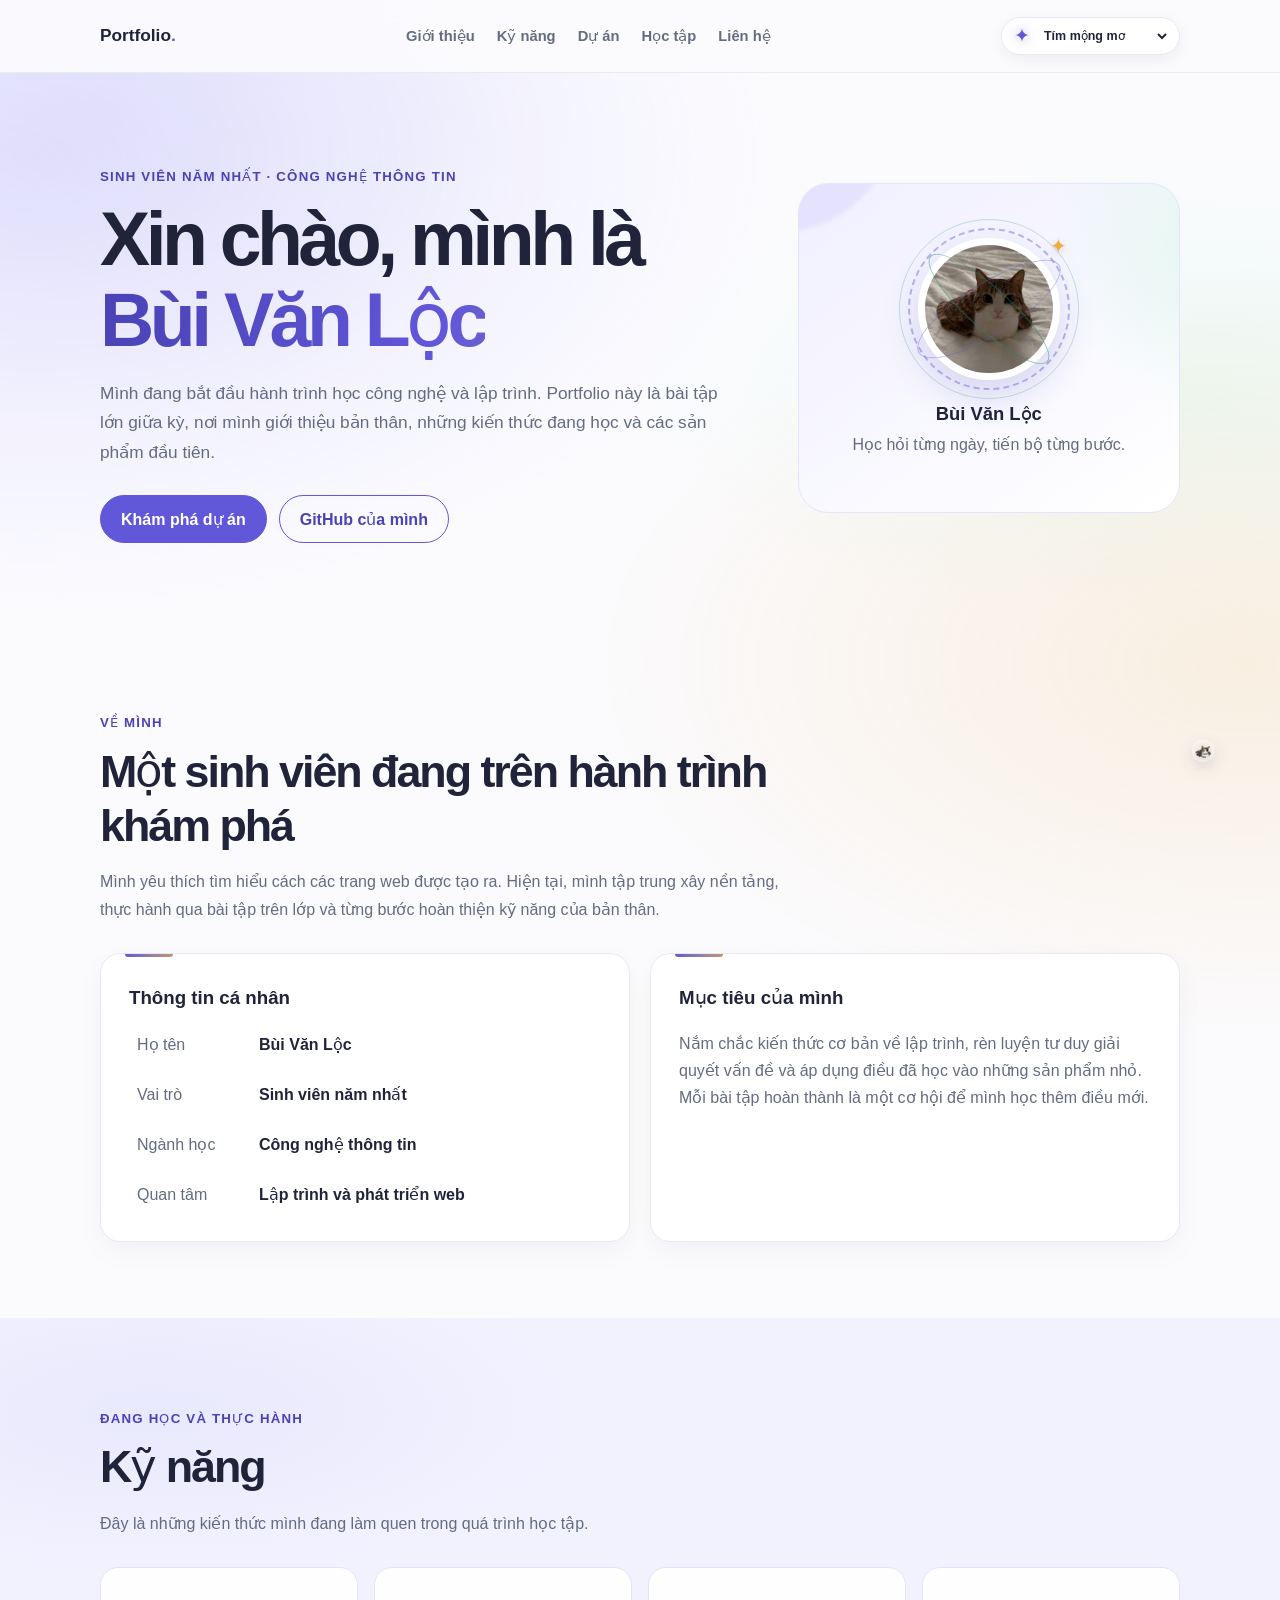
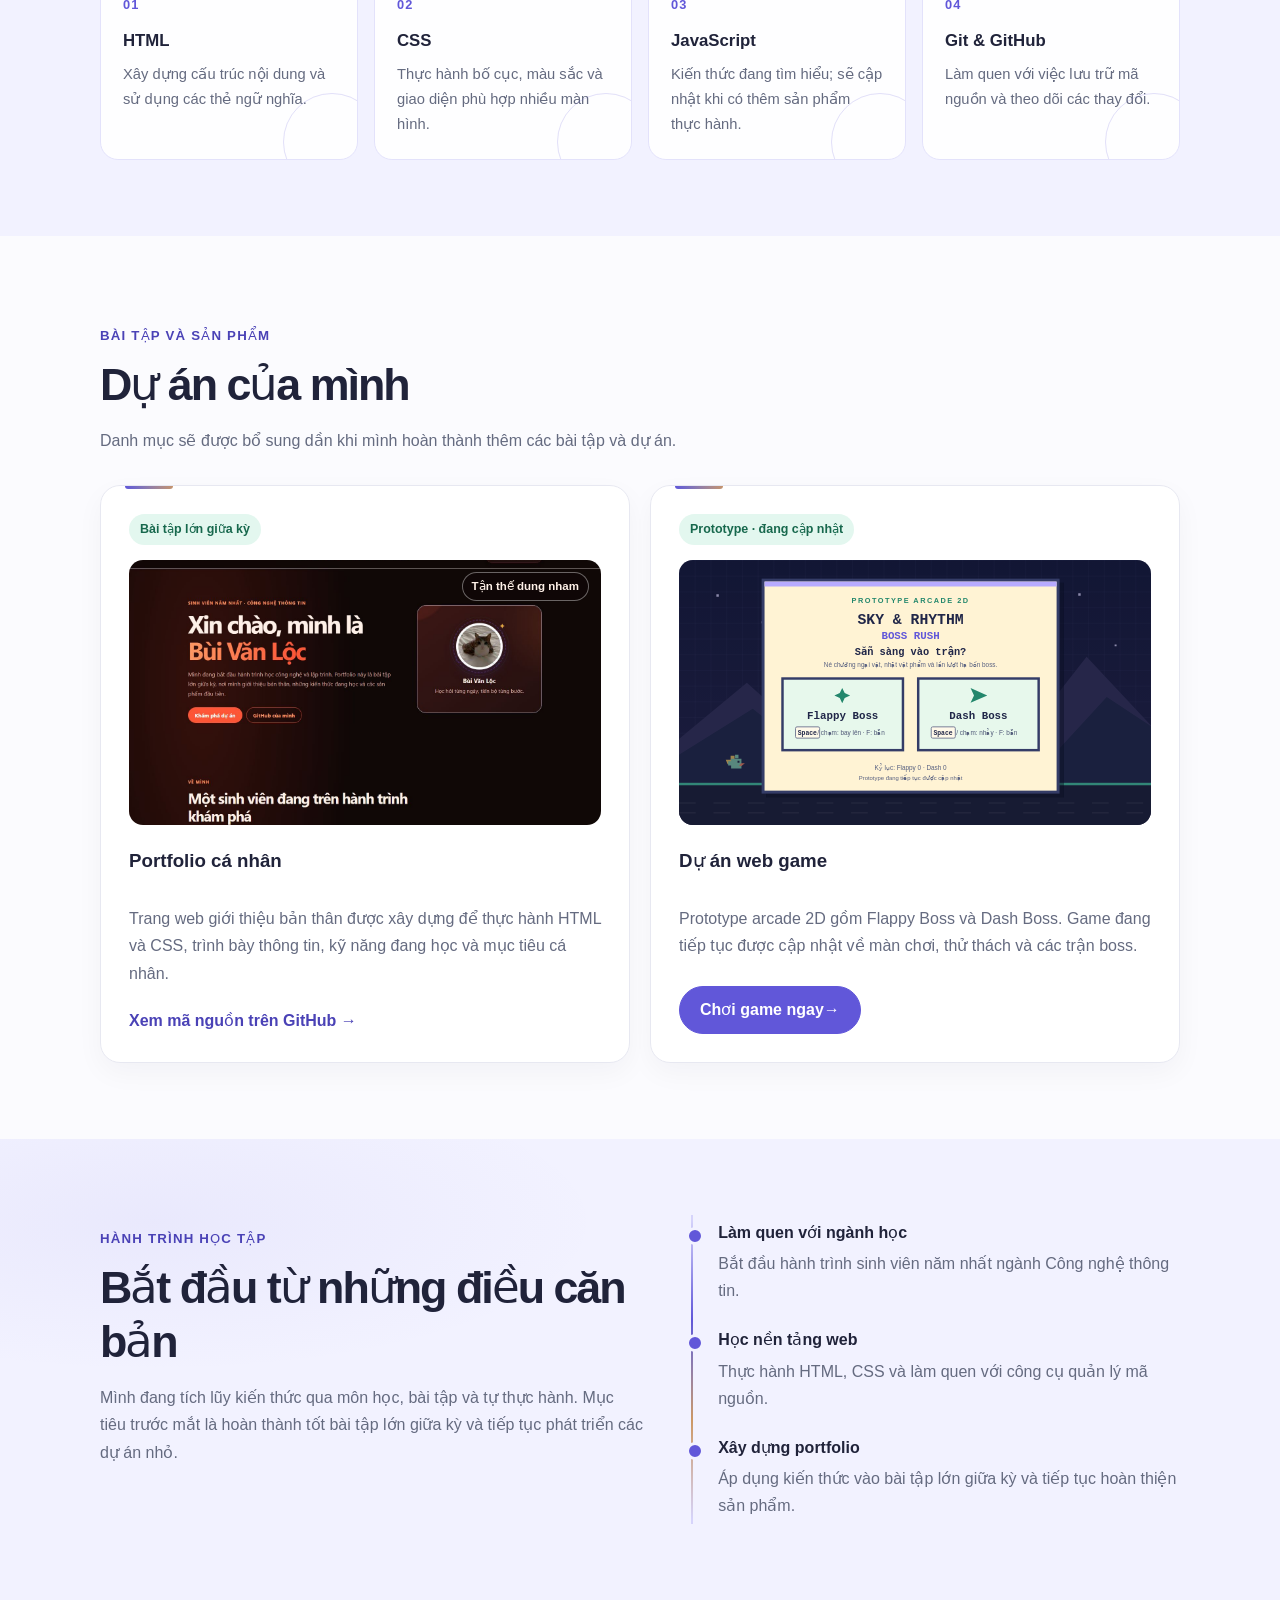
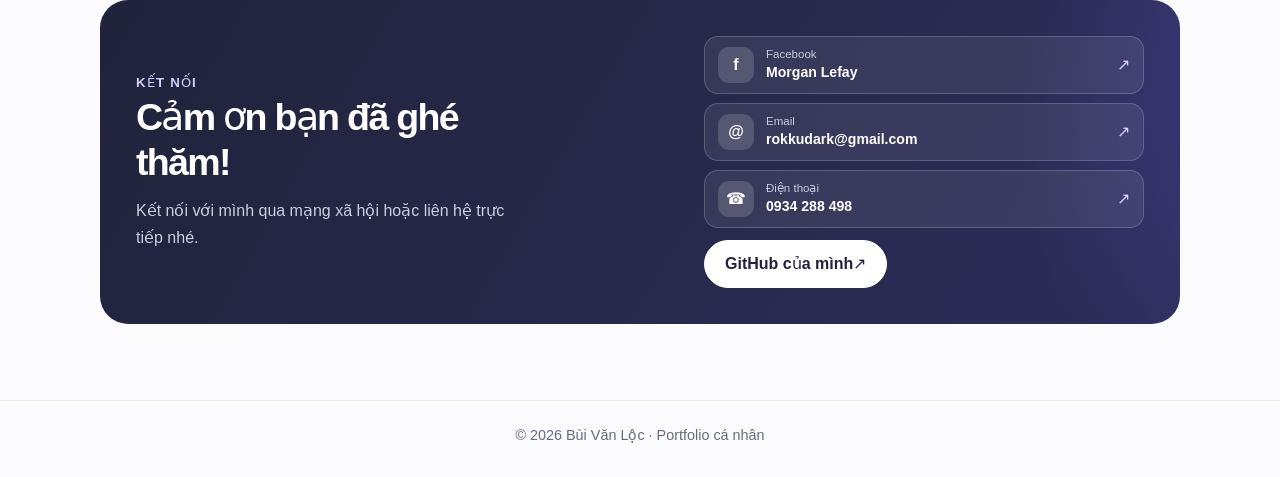
<file: index.html>
<!DOCTYPE html>
<html lang="vi">
<head>
    <meta charset="UTF-8">
    <meta name="viewport" content="width=device-width, initial-scale=1.0">
    <meta name="description" content="Portfolio cá nhân của Bùi Văn Lộc, sinh viên năm nhất ngành Công nghệ thông tin.">
    <title>Portfolio | Bùi Văn Lộc</title>
    <link rel="stylesheet" href="Portfolio.css?v=4">
</head>
<body>
    <header class="site-header">
        <nav class="container nav" aria-label="Điều hướng chính">
            <a class="brand" href="#trang-chu">Portfolio<span>.</span></a>
            <ul class="nav-links">
                <li><a href="#gioi-thieu">Giới thiệu</a></li>
                <li><a href="#ky-nang">Kỹ năng</a></li>
                <li><a href="#du-an">Dự án</a></li>
                <li><a href="#hoc-tap">Học tập</a></li>
                <li><a href="#lien-he">Liên hệ</a></li>
            </ul>
            <label class="theme-control" for="theme-picker">
                <span class="theme-symbol" data-theme-symbol aria-hidden="true">✦</span>
                <span class="sr-only">Màu giao diện</span>
                <select id="theme-picker" aria-label="Chọn màu giao diện">
                    <option value="violet">Tím mộng mơ</option>
                    <option value="ocean">Đại dương</option>
                    <option value="sunset">Hoàng hôn</option>
                    <option value="lava">Tận thế dung nham</option>
                </select>
            </label>
        </nav>
    </header>

    <div class="pixel-hunt" id="pixel-hunt" aria-label="Nhân vật pixel tương tác"></div>
    <canvas class="pixel-burst-layer" id="pixel-burst-layer" aria-hidden="true"></canvas>

    <main>
        <section class="hero container" id="trang-chu" aria-labelledby="hero-title">
            <div class="hero-content">
                <p class="eyebrow">Sinh viên năm nhất · Công nghệ thông tin</p>
                <h1 id="hero-title">Xin chào, mình là <span>Bùi Văn Lộc</span></h1>
                <p class="hero-description">
                    Mình đang bắt đầu hành trình học công nghệ và lập trình. Portfolio này là bài tập lớn giữa kỳ,
                    nơi mình giới thiệu bản thân, những kiến thức đang học và các sản phẩm đầu tiên.
                </p>
                <div class="button-group">
                    <a class="button" href="#du-an">Khám phá dự án</a>
                    <a class="button button-outline" href="https://github.com/Bui-Loc">GitHub của mình</a>
                </div>
            </div>
            <div class="profile-card" aria-label="Giới thiệu ngắn">
                <div class="avatar" tabindex="0" role="img" aria-label="Ảnh đại diện của Bùi Văn Lộc">
                    <span class="avatar-orbit avatar-orbit-back" aria-hidden="true"></span>
                    <img src="img/avatar.jpg" alt="">
                    <span class="avatar-orbit avatar-orbit-front" aria-hidden="true"></span>
                    <span class="avatar-sparkle" aria-hidden="true">✦</span>
                </div>
                <p class="profile-name">Bùi Văn Lộc</p>
                <p class="profile-caption">Học hỏi từng ngày, tiến bộ từng bước.</p>
            </div>
        </section>

        <section class="section container" id="gioi-thieu" aria-labelledby="about-title">
            <div class="section-heading">
                <p class="eyebrow">Về mình</p>
                <h2 id="about-title">Một sinh viên đang trên hành trình khám phá</h2>
                <p>
                    Mình yêu thích tìm hiểu cách các trang web được tạo ra. Hiện tại, mình tập trung xây nền tảng,
                    thực hành qua bài tập trên lớp và từng bước hoàn thiện kỹ năng của bản thân.
                </p>
            </div>
            <div class="info-grid">
                <article class="card">
                    <h3>Thông tin cá nhân</h3>
                    <dl class="facts">
                        <div><dt>Họ tên</dt><dd>Bùi Văn Lộc</dd></div>
                        <div><dt>Vai trò</dt><dd>Sinh viên năm nhất</dd></div>
                        <div><dt>Ngành học</dt><dd>Công nghệ thông tin</dd></div>
                        <div><dt>Quan tâm</dt><dd>Lập trình và phát triển web</dd></div>
                    </dl>
                </article>
                <article class="card">
                    <h3>Mục tiêu của mình</h3>
                    <p>
                        Nắm chắc kiến thức cơ bản về lập trình, rèn luyện tư duy giải quyết vấn đề và áp dụng điều
                        đã học vào những sản phẩm nhỏ. Mỗi bài tập hoàn thành là một cơ hội để mình học thêm điều mới.
                    </p>
                </article>
            </div>
        </section>

        <section class="section section-tinted" id="ky-nang" aria-labelledby="skills-title">
            <div class="container">
                <div class="section-heading">
                    <p class="eyebrow">Đang học và thực hành</p>
                    <h2 id="skills-title">Kỹ năng</h2>
                    <p>Đây là những kiến thức mình đang làm quen trong quá trình học tập.</p>
                </div>
                <div class="skills-grid">
                    <article class="skill-card">
                        <span class="skill-number">01</span>
                        <h3>HTML</h3>
                        <p>Xây dựng cấu trúc nội dung và sử dụng các thẻ ngữ nghĩa.</p>
                    </article>
                    <article class="skill-card">
                        <span class="skill-number">02</span>
                        <h3>CSS</h3>
                        <p>Thực hành bố cục, màu sắc và giao diện phù hợp nhiều màn hình.</p>
                    </article>
                    <article class="skill-card">
                        <span class="skill-number">03</span>
                        <h3>JavaScript</h3>
                        <p>Kiến thức đang tìm hiểu; sẽ cập nhật khi có thêm sản phẩm thực hành.</p>
                    </article>
                    <article class="skill-card">
                        <span class="skill-number">04</span>
                        <h3>Git &amp; GitHub</h3>
                        <p>Làm quen với việc lưu trữ mã nguồn và theo dõi các thay đổi.</p>
                    </article>
                </div>
            </div>
        </section>

        <section class="section container" id="du-an" aria-labelledby="projects-title">
            <div class="section-heading">
                <p class="eyebrow">Bài tập và sản phẩm</p>
                <h2 id="projects-title">Dự án của mình</h2>
                <p>Danh mục sẽ được bổ sung dần khi mình hoàn thành thêm các bài tập và dự án.</p>
            </div>
            <div class="projects-grid">
                <article class="card project-card">
                    <span class="project-status">Bài tập lớn giữa kỳ</span>
                    <div class="portfolio-preview" data-portfolio-preview aria-label="Ảnh chụp portfolio cá nhân với bốn chủ đề màu">
                        <img class="portfolio-preview-image is-active" src="img/portfolio-preview.jpg" data-theme-name="Tận thế dung nham" alt="Ảnh chụp portfolio cá nhân với chủ đề tận thế dung nham">
                        <img class="portfolio-preview-image" src="img/portfolio-preview-violet.jpg" data-theme-name="Tím mộng mơ" alt="Ảnh chụp portfolio cá nhân với chủ đề tím mộng mơ" aria-hidden="true">
                        <img class="portfolio-preview-image" src="img/portfolio-preview-ocean.jpg" data-theme-name="Đại dương" alt="Ảnh chụp portfolio cá nhân với chủ đề đại dương" aria-hidden="true">
                        <img class="portfolio-preview-image" src="img/portfolio-preview-sunset.jpg" data-theme-name="Hoàng hôn" alt="Ảnh chụp portfolio cá nhân với chủ đề hoàng hôn" aria-hidden="true">
                        <span class="portfolio-preview-theme" data-preview-theme aria-hidden="true">Tận thế dung nham</span>
                    </div>
                    <h3>Portfolio cá nhân</h3>
                    <p>
                        Trang web giới thiệu bản thân được xây dựng để thực hành HTML và CSS, trình bày thông tin,
                        kỹ năng đang học và mục tiêu cá nhân.
                    </p>
                    <a class="text-link" href="https://github.com/Bui-Loc/BaiTapLon">Xem mã nguồn trên GitHub &rarr;</a>
                </article>
                <article class="card project-card">
                    <span class="project-status">Prototype · đang cập nhật</span>
                    <img class="project-image" src="img/game-start-screen.svg" alt="Giao diện bắt đầu của SKY &amp; RHYTHM: BOSS RUSH với hai lựa chọn Flappy Boss và Dash Boss">
                    <h3>Dự án web game</h3>
                    <p>
                        Prototype arcade 2D gồm Flappy Boss và Dash Boss. Game đang tiếp tục được cập nhật về
                        màn chơi, thử thách và các trận boss.
                    </p>
                    <a class="button project-play-link" href="./du%20an%20game/game.html" aria-label="Mở trò chơi Sky &amp; Rhythm: Boss Rush">
                        Chơi game ngay <span aria-hidden="true">&rarr;</span>
                    </a>
                </article>
            </div>
        </section>

        <section class="section section-tinted" id="hoc-tap" aria-labelledby="learning-title">
            <div class="container learning-layout">
                <div class="section-heading">
                    <p class="eyebrow">Hành trình học tập</p>
                    <h2 id="learning-title">Bắt đầu từ những điều căn bản</h2>
                    <p>
                        Mình đang tích lũy kiến thức qua môn học, bài tập và tự thực hành. Mục tiêu trước mắt là
                        hoàn thành tốt bài tập lớn giữa kỳ và tiếp tục phát triển các dự án nhỏ.
                    </p>
                </div>
                <ol class="timeline">
                    <li>
                        <strong>Làm quen với ngành học</strong>
                        <span>Bắt đầu hành trình sinh viên năm nhất ngành Công nghệ thông tin.</span>
                    </li>
                    <li>
                        <strong>Học nền tảng web</strong>
                        <span>Thực hành HTML, CSS và làm quen với công cụ quản lý mã nguồn.</span>
                    </li>
                    <li>
                        <strong>Xây dựng portfolio</strong>
                        <span>Áp dụng kiến thức vào bài tập lớn giữa kỳ và tiếp tục hoàn thiện sản phẩm.</span>
                    </li>
                </ol>
            </div>
        </section>

        <section class="section container contact-section" id="lien-he" aria-labelledby="contact-title">
            <div class="contact-card">
                <div>
                    <p class="eyebrow">Kết nối</p>
                    <h2 id="contact-title">Cảm ơn bạn đã ghé thăm!</h2>
                    <p>Kết nối với mình qua mạng xã hội hoặc liên hệ trực tiếp nhé.</p>
                </div>
                <div class="contact-links" aria-label="Thông tin liên hệ">
                    <a class="contact-link" href="https://www.facebook.com/morganlef4y" target="_blank" rel="noopener noreferrer">
                        <span class="contact-icon" aria-hidden="true">f</span>
                        <span><small>Facebook</small><strong>Morgan Lefay</strong></span>
                        <span class="contact-arrow" aria-hidden="true">↗</span>
                    </a>
                    <a class="contact-link" href="mailto:rokkudark@gmail.com">
                        <span class="contact-icon" aria-hidden="true">@</span>
                        <span><small>Email</small><strong>rokkudark@gmail.com</strong></span>
                        <span class="contact-arrow" aria-hidden="true">↗</span>
                    </a>
                    <a class="contact-link" href="tel:+84934288498">
                        <span class="contact-icon" aria-hidden="true">☎</span>
                        <span><small>Điện thoại</small><strong>0934 288 498</strong></span>
                        <span class="contact-arrow" aria-hidden="true">↗</span>
                    </a>
                    <a class="button button-light contact-github" href="https://github.com/Bui-Loc" target="_blank" rel="noopener noreferrer">
                        GitHub của mình <span aria-hidden="true">↗</span>
                    </a>
                </div>
            </div>
        </section>
    </main>

    <footer class="site-footer">
        <div class="container">
            <p>&copy; 2026 Bùi Văn Lộc · Portfolio cá nhân</p>
        </div>
    </footer>
    <script>
        (() => {
            const themePicker = document.querySelector("#theme-picker");
            const themeLabel = document.querySelector(".theme-control");
            const themeStorageKey = "portfolio-color-theme";
            try {
                const savedTheme = localStorage.getItem(themeStorageKey);
                const migratedTheme = savedTheme === "mint" ? "lava" : savedTheme;
                if (migratedTheme && [...themePicker.options].some((option) => option.value === migratedTheme)) {
                    themePicker.value = migratedTheme;
                }
            } catch {
                themeLabel.title = "Không thể lưu màu giao diện; lựa chọn vẫn hoạt động trong phiên này.";
            }
            document.documentElement.dataset.theme = themePicker.value;
            const themeSymbol = document.querySelector("[data-theme-symbol]");
            const themeSymbols = {
                violet: "✦",
                ocean: "≋",
                sunset: "☀",
                lava: "♨"
            };
            const updateThemeSymbol = () => {
                themeLabel.dataset.theme = themePicker.value;
                themeSymbol.textContent = themeSymbols[themePicker.value];
                themeSymbol.classList.remove("is-changing");
                void themeSymbol.offsetWidth;
                themeSymbol.classList.add("is-changing");
            };
            updateThemeSymbol();
            themePicker.addEventListener("change", () => {
                document.documentElement.dataset.theme = themePicker.value;
                updateThemeSymbol();
                try {
                    localStorage.setItem(themeStorageKey, themePicker.value);
                } catch {
                    themeLabel.title = "Không thể lưu màu giao diện; lựa chọn vẫn hoạt động trong phiên này.";
                }
            });

            const revealItems = document.querySelectorAll(
                ".hero-content, .profile-card, .section-heading, .card, .skill-card, " +
                ".timeline, .timeline li, .contact-card, .facts div, .site-footer .container"
            );
            if ("IntersectionObserver" in window) {
                const revealObserver = new IntersectionObserver((entries, observer) => {
                    entries.forEach((entry) => {
                        if (!entry.isIntersecting) return;
                        entry.target.classList.add("is-visible");
                        observer.unobserve(entry.target);
                    });
                }, { threshold: 0.12 });
                revealItems.forEach((item, index) => {
                    item.classList.add("scroll-reveal");
                    item.style.setProperty("--reveal-delay", `${(index % 4) * 75}ms`);
                    revealObserver.observe(item);
                });
            }

            const sprites = [
                ["player.png", "Người chơi"],
                ["player-evolution.png", "Người chơi tiến hóa"],
                ["boss1.png", "Boss bóng đêm"],
                ["boss2.png", "Boss hỏa"],
                ["boss3.png", "Boss hổ"],
                ["boss4.png", "Boss báo tuyết"]
            ];
            const layer = document.querySelector("#pixel-hunt");
            const burstCanvas = document.querySelector("#pixel-burst-layer");
            const burstContext = burstCanvas.getContext("2d");
            const reducedMotion = window.matchMedia("(prefers-reduced-motion: reduce)");
            const portfolioPreview = document.querySelector("[data-portfolio-preview]");
            if (portfolioPreview) {
                const previewImages = [...portfolioPreview.querySelectorAll(".portfolio-preview-image")];
                const previewTheme = portfolioPreview.querySelector("[data-preview-theme]");
                let activePreviewIndex = Math.max(
                    0,
                    previewImages.findIndex((image) => image.classList.contains("is-active"))
                );
                const schedulePreview = () => {
                    window.setTimeout(() => {
                        if (!document.hidden && !reducedMotion.matches && previewImages.length > 1) {
                            let nextIndex = activePreviewIndex;
                            while (nextIndex === activePreviewIndex) {
                                nextIndex = Math.floor(Math.random() * previewImages.length);
                            }
                            previewImages[activePreviewIndex].classList.remove("is-active");
                            previewImages[activePreviewIndex].setAttribute("aria-hidden", "true");
                            activePreviewIndex = nextIndex;
                            previewImages[activePreviewIndex].classList.add("is-active");
                            previewImages[activePreviewIndex].removeAttribute("aria-hidden");
                            previewTheme.textContent = previewImages[activePreviewIndex].dataset.themeName;
                        }
                        schedulePreview();
                    }, 4500 + Math.random() * 3000);
                };
                schedulePreview();
            }
            const characters = [];
            const particles = [];
            const combatShots = [];
            const clawMarks = [];
            const combatEffects = [];
            const evadeRadius = 210;
            const evadeAcceleration = 1800;
            const escapeSpeed = 360;
            const duelApproachAcceleration = 220;
            const duelAvoidanceRadius = 180;
            const combatSkills = [
                { name: "Tia pixel", color: "#ffe27a", type: "bolt", cooldown: 1.15, speed: 330, damage: 1 },
                { name: "Tam tiễn tiến hóa", color: "#8df5dc", type: "spread", cooldown: 1.55, speed: 275, damage: 1 },
                { name: "Ảnh trảo", color: "#b8a4ff", type: "claw", cooldown: 1.35, speed: 0, damage: 1 },
                { name: "Cầu lửa", color: "#ff7856", type: "fireball", cooldown: 1.25, speed: 225, damage: 1 },
                { name: "Hổ trảo pixel", color: "#ffcf74", type: "tiger", cooldown: 1.4, speed: 300, damage: 1 },
                { name: "Bão dung nham", color: "#ff4a38", type: "lava", cooldown: 1.8, speed: 230, damage: 1 }
            ];
            let nextSpawn = 0.65;
            let nextSpriteIndex = 0;
            let previousFrame = 0;
            let activeDuel = null;
            let width = document.documentElement.clientWidth;
            let height = window.innerHeight;
            let pixelRatio = 1;
            const pointer = { x: -1000, y: -1000, active: false };

            window.addEventListener("pointermove", (event) => {
                if (event.pointerType === "touch") return;
                pointer.x = event.clientX;
                pointer.y = event.clientY;
                pointer.active = true;
            });
            window.addEventListener("pointerleave", () => {
                pointer.active = false;
            });

            function resizeBurstCanvas() {
                width = document.documentElement.clientWidth;
                height = window.innerHeight;
                pixelRatio = Math.min(window.devicePixelRatio || 1, 2);
                burstCanvas.width = Math.round(width * pixelRatio);
                burstCanvas.height = Math.round(height * pixelRatio);
                burstCanvas.style.width = `${width}px`;
                burstCanvas.style.height = `${height}px`;
                burstContext.setTransform(pixelRatio, 0, 0, pixelRatio, 0, 0);
            }

            function spawnCharacter(spriteIndex = nextSpriteIndex) {
                if (characters.length >= sprites.length || spriteIndex >= sprites.length) return;
                const [file, name] = sprites[spriteIndex];
                const size = 20 + Math.random() * 5;
                const button = document.createElement("button");
                button.className = "pixel-character";
                button.type = "button";
                button.setAttribute("aria-label", `Chạm để tiêu diệt ${name}`);
                button.title = `Chạm để tiêu diệt ${name}`;
                const image = document.createElement("img");
                image.src = `img/game-characters/${file}`;
                image.alt = "";
                image.draggable = false;
                button.append(image);
                const skillLabel = document.createElement("span");
                skillLabel.className = "pixel-skill-label";
                skillLabel.setAttribute("aria-hidden", "true");
                button.append(skillLabel);

                const safeTop = (document.querySelector(".site-header")?.getBoundingClientRect().bottom || 72) + 12;
                const safeBottom = Math.max(safeTop, height - 28);
                const edge = Math.floor(Math.random() * 4);
                let x = Math.random() * Math.max(0, width - size);
                let y = safeTop + Math.random() * Math.max(0, safeBottom - safeTop - size);
                let vx = (Math.random() < 0.5 ? -1 : 1) * (30 + Math.random() * 35);
                let vy = (Math.random() < 0.5 ? -1 : 1) * (28 + Math.random() * 38);
                if (edge === 0) {
                    x = -size;
                    vx = 110 + Math.random() * 60;
                } else if (edge === 1) {
                    x = width;
                    vx = -(110 + Math.random() * 60);
                } else if (edge === 2) {
                    y = height;
                    vy = -(110 + Math.random() * 60);
                } else {
                    y = safeTop - size;
                    vy = 110 + Math.random() * 60;
                }
                const character = {
                    button,
                    x,
                    y,
                    size,
                    spriteIndex,
                    skillLabel,
                    vx,
                    vy,
                    health: 12,
                    maxHealth: 12,
                    attackCooldown: 1 + Math.random() * 1.2,
                    contactCooldown: 0.2 + Math.random() * 0.5,
                    hitFlash: 0,
                    spawnFromEdge: true,
                    phase: Math.random() * Math.PI * 2,
                    dragging: false,
                    dragOffsetX: 0,
                    dragOffsetY: 0,
                    dragStartX: 0,
                    dragStartY: 0,
                    movedDuringDrag: false
                };
                button.style.width = `${size}px`;
                button.style.height = `${size}px`;
                button.style.transform = `translate(${x}px, ${y}px)`;
                button.addEventListener("pointerdown", (event) => {
                    if (event.button !== 0) return;
                    character.dragging = true;
                    character.movedDuringDrag = false;
                    character.dragStartX = event.clientX;
                    character.dragStartY = event.clientY;
                    character.dragOffsetX = event.clientX - character.x;
                    character.dragOffsetY = event.clientY - character.y;
                    button.setPointerCapture(event.pointerId);
                    button.classList.add("is-dragging");
                    event.preventDefault();
                });
                button.addEventListener("pointermove", (event) => {
                    if (!character.dragging) return;
                    if (Math.hypot(
                        event.clientX - character.dragStartX,
                        event.clientY - character.dragStartY
                    ) > 6) {
                        character.movedDuringDrag = true;
                    }
                    character.x = Math.max(8, Math.min(
                        width - character.size - 8,
                        event.clientX - character.dragOffsetX
                    ));
                    const headerBottom = document.querySelector(".site-header")?.getBoundingClientRect().bottom || 72;
                    character.y = Math.max(headerBottom + 8, Math.min(
                        height - character.size - 28,
                        event.clientY - character.dragOffsetY
                    ));
                    character.button.style.transform = `translate(${character.x}px, ${character.y}px)`;
                });
                const finishDrag = () => {
                    character.dragging = false;
                    button.classList.remove("is-dragging");
                };
                button.addEventListener("pointerup", finishDrag);
                button.addEventListener("pointercancel", finishDrag);
                button.addEventListener("click", () => {
                    if (character.movedDuringDrag) {
                        character.movedDuringDrag = false;
                        return;
                    }
                    burst(character.x + size / 2, character.y + size / 2);
                    removeCharacter(character, true);
                    layer.setAttribute("aria-label", "Nhân vật pixel bị tiêu diệt bằng hiệu ứng nổ pixel!");
                    window.setTimeout(() => layer.setAttribute("aria-label", "Nhân vật pixel tương tác"), 1200);
                });
                layer.append(button);
                characters.push(character);
            }

            function removeCharacter(character, respawn) {
                character.button.remove();
                const index = characters.indexOf(character);
                if (index >= 0) characters.splice(index, 1);
                if (activeDuel?.includes(character)) activeDuel = null;
                if (respawn) {
                    window.setTimeout(() => {
                        if (characters.length < sprites.length) spawnCharacter(character.spriteIndex);
                    }, 2400);
                }
            }

            function burst(x, y, palette = ["#fff1a8", "#8cebd1", "#a99bff", "#ff8aa0", "#ffffff"]) {
                const particleCount = reducedMotion.matches ? 10 : 26;
                for (let index = 0; index < particleCount; index++) {
                    const angle = Math.random() * Math.PI * 2;
                    const speed = reducedMotion.matches ? 16 + Math.random() * 28 : 65 + Math.random() * 210;
                    particles.push({
                        x, y,
                        vx: Math.cos(angle) * speed,
                        vy: Math.sin(angle) * speed,
                        life: reducedMotion.matches ? 0.18 : 0.42 + Math.random() * 0.35,
                        size: reducedMotion.matches ? 2 : 3 + Math.random() * 5,
                        color: palette[Math.floor(Math.random() * palette.length)]
                    });
                }
            }

            function slash(x, y, color = "#ff7894", angle = Math.PI / 4) {
                clawMarks.push({ x, y, life: 0.62, color, angle });
                burst(x, y, [color, "#ffffff", "#fff1a8"]);
            }

            function fireCombatShot(attacker, target) {
                const startX = attacker.x + attacker.size / 2;
                const startY = attacker.y + attacker.size / 2;
                const targetX = target.x + target.size / 2;
                const targetY = target.y + target.size / 2;
                const angle = Math.atan2(targetY - startY, targetX - startX);
                const skill = combatSkills[attacker.spriteIndex];
                const patterns = {
                    bolt: [angle],
                    spread: [angle - 0.2, angle, angle + 0.2],
                    fireball: [angle],
                    tiger: [angle - 0.1, angle + 0.1],
                    lava: Array.from({ length: 5 }, (_, index) => angle + (index - 2) * 0.34)
                };
                if (skill.type === "claw") {
                    target.health -= skill.damage;
                    target.hitFlash = 0.38;
                    slash(targetX, targetY, skill.color, angle + Math.PI / 4);
                    combatEffects.push({ x: targetX, y: targetY, life: 0.45, type: "claw", color: skill.color });
                    if (target.health <= 0) {
                        burst(targetX, targetY, [skill.color, "#ffffff"]);
                        removeCharacter(target, true);
                    }
                } else {
                    const shotDamage = skill.type === "spread" ? 0.55
                        : skill.type === "tiger" ? 0.7
                            : skill.type === "lava" ? 0.4 : skill.damage;
                    for (const shotAngle of patterns[skill.type]) {
                        combatShots.push({
                            x: startX,
                            y: startY,
                            vx: Math.cos(shotAngle) * skill.speed,
                            vy: Math.sin(shotAngle) * skill.speed,
                            target,
                            owner: attacker,
                            life: skill.type === "lava" ? 1.7 : 1.35,
                            color: skill.color,
                            type: skill.type,
                            radius: skill.type === "fireball" || skill.type === "lava" ? 5 : 3,
                            damage: shotDamage
                        });
                    }
                    combatEffects.push({ x: startX, y: startY, life: 0.35, type: skill.type, color: skill.color });
                }
                attacker.button.classList.remove("is-attacking");
                void attacker.button.offsetWidth;
                attacker.button.classList.add("is-attacking");
                window.setTimeout(() => attacker.button.classList.remove("is-attacking"), 240);
                attacker.skillLabel.textContent = skill.name;
                attacker.button.classList.remove("show-skill");
                void attacker.button.offsetWidth;
                attacker.button.classList.add("show-skill");
                window.setTimeout(() => attacker.button.classList.remove("show-skill"), 900);
                attacker.attackCooldown = skill.cooldown;
            }

            function updateAnimalCombat(dt) {
                if (!activeDuel || !activeDuel.every((character) => characters.includes(character))) {
                    activeDuel = null;
                    const readyCharacters = characters.filter((character) =>
                        !character.dragging && !character.spawnFromEdge
                    );
                    let nearestPair = null;
                    let nearestDistance = Infinity;
                    for (let first = 0; first < readyCharacters.length; first++) {
                        for (let second = first + 1; second < readyCharacters.length; second++) {
                            const distance = Math.hypot(
                                readyCharacters[first].x - readyCharacters[second].x,
                                readyCharacters[first].y - readyCharacters[second].y
                            );
                            if (distance < nearestDistance) {
                                nearestDistance = distance;
                                nearestPair = [readyCharacters[first], readyCharacters[second]];
                            }
                        }
                    }
                    activeDuel = nearestPair;
                }

                for (const character of characters) {
                    character.contactCooldown = Math.max(0, character.contactCooldown - dt);
                    character.attackCooldown = Math.max(0, character.attackCooldown - dt);
                    character.hitFlash = Math.max(0, character.hitFlash - dt);
                    character.button.classList.toggle("is-hit", character.hitFlash > 0);
                }

                const duel = activeDuel;
                if (duel) {
                    for (const attacker of duel) {
                        if (!characters.includes(attacker)) continue;
                        const target = duel.find((character) => character !== attacker);
                        if (!target || attacker.dragging || target.dragging ||
                            !characters.includes(target) || attacker.spawnFromEdge || target.spawnFromEdge ||
                            attacker.attackCooldown > 0) continue;
                        const distance = Math.hypot(target.x - attacker.x, target.y - attacker.y);
                        const skill = combatSkills[attacker.spriteIndex];
                        const attackRange = skill.type === "claw" ? 64 : 270;
                        if (distance < attackRange) {
                            fireCombatShot(attacker, target);
                            if (distance <= (attacker.size + target.size) * 0.42 &&
                                attacker.contactCooldown <= 0) {
                                slash(
                                    (attacker.x + target.x + attacker.size + target.size) / 2,
                                    (attacker.y + target.y + attacker.size + target.size) / 2,
                                    combatSkills[attacker.spriteIndex].color,
                                    Math.atan2(target.y - attacker.y, target.x - attacker.x) + Math.PI / 4
                                );
                                attacker.contactCooldown = 0.7;
                                target.contactCooldown = 0.7;
                            }
                        }
                    }
                }

                for (let index = combatShots.length - 1; index >= 0; index--) {
                    const shot = combatShots[index];
                    if (!characters.includes(shot.target) || !characters.includes(shot.owner)) {
                        combatShots.splice(index, 1);
                        continue;
                    }
                    shot.life -= dt;
                    shot.x += shot.vx * dt;
                    shot.y += shot.vy * dt;
                    const targetX = shot.target.x + shot.target.size / 2;
                    const targetY = shot.target.y + shot.target.size / 2;
                    if (Math.hypot(shot.x - targetX, shot.y - targetY) < shot.target.size * 0.52) {
                        shot.target.health -= shot.damage;
                        shot.target.hitFlash = 0.2;
                        slash(
                            targetX,
                            targetY,
                            shot.color,
                            Math.atan2(shot.vy, shot.vx) + Math.PI / 4
                        );
                        combatEffects.push({ x: targetX, y: targetY, life: 0.28, type: shot.type, color: shot.color });
                        if (shot.target.health <= 0) {
                            burst(targetX, targetY);
                            removeCharacter(shot.target, true);
                        }
                        combatShots.splice(index, 1);
                    } else if (shot.life <= 0) {
                        combatShots.splice(index, 1);
                    }
                }

                for (let index = clawMarks.length - 1; index >= 0; index--) {
                    clawMarks[index].life -= dt;
                    if (clawMarks[index].life <= 0) clawMarks.splice(index, 1);
                }
                for (let index = combatEffects.length - 1; index >= 0; index--) {
                    combatEffects[index].life -= dt;
                    if (combatEffects[index].life <= 0) combatEffects.splice(index, 1);
                }
            }

            function animate(timestamp) {
                const dt = previousFrame ? Math.min((timestamp - previousFrame) / 1000, 0.04) : 0;
                previousFrame = timestamp;
                nextSpawn -= dt;
                if (nextSpawn <= 0 && nextSpriteIndex < sprites.length) {
                    spawnCharacter(nextSpriteIndex);
                    nextSpriteIndex += 1;
                    nextSpawn = 0.48;
                }

                const floor = Math.max(90, height - 90);
                const headerBottom = document.querySelector(".site-header")?.getBoundingClientRect().bottom || 72;
                const motionScale = reducedMotion.matches ? 0.3 : 1;
                characters.forEach((character) => {
                    character.phase += dt * 5;
                    if (!character.dragging) {
                        const centerX = character.x + character.size / 2;
                        const centerY = character.y + character.size / 2;
                        const awayX = centerX - pointer.x;
                        const awayY = centerY - pointer.y;
                        const distance = Math.hypot(awayX, awayY);
                        if (!character.spawnFromEdge && activeDuel) {
                            const duel = activeDuel;
                            if (duel.includes(character)) {
                                const opponent = duel.find((candidate) => candidate !== character);
                                if (opponent && !opponent.dragging) {
                                    const towardX = opponent.x + opponent.size / 2 - centerX;
                                    const towardY = opponent.y + opponent.size / 2 - centerY;
                                    const towardDistance = Math.hypot(towardX, towardY);
                                    if (towardDistance > 58) {
                                        character.vx += towardX / towardDistance * duelApproachAcceleration * dt;
                                        character.vy += towardY / towardDistance * duelApproachAcceleration * dt;
                                    }
                                }
                            } else {
                                const duelCenterX = (duel[0].x + duel[0].size / 2 +
                                    duel[1].x + duel[1].size / 2) / 2;
                                const duelCenterY = (duel[0].y + duel[0].size / 2 +
                                    duel[1].y + duel[1].size / 2) / 2;
                                const awayFromDuelX = centerX - duelCenterX;
                                const awayFromDuelY = centerY - duelCenterY;
                                const duelDistance = Math.hypot(awayFromDuelX, awayFromDuelY);
                                if (duelDistance < duelAvoidanceRadius && duelDistance > 0) {
                                    const strength = 1 - duelDistance / duelAvoidanceRadius;
                                    character.vx += awayFromDuelX / duelDistance *
                                        duelApproachAcceleration * strength * dt;
                                    character.vy += awayFromDuelY / duelDistance *
                                        duelApproachAcceleration * strength * dt;
                                }
                            }
                        }
                        if (character.spawnFromEdge) {
                            character.vy += (height * 0.5 - centerY) * 0.12 * dt * motionScale;
                        }
                        if (!character.spawnFromEdge && pointer.active && distance < evadeRadius && distance > 0) {
                            const strength = 1 - distance / evadeRadius;
                            const directionX = awayX / distance;
                            const directionY = awayY / distance;
                            character.vx += directionX * evadeAcceleration * strength * dt * motionScale;
                            character.vy += directionY * evadeAcceleration * strength * dt * motionScale;
                            if (distance < 70) {
                                character.vx += directionX * escapeSpeed * dt * motionScale;
                                character.vy += directionY * escapeSpeed * dt * motionScale;
                            }
                        }
                        const speed = Math.hypot(character.vx, character.vy);
                        const maxSpeed = (!character.spawnFromEdge && pointer.active && distance < evadeRadius
                            ? 330
                            : character.spawnFromEdge ? 180 : 135) * motionScale;
                        const minSpeed = (character.spawnFromEdge ? 48 : 22) * motionScale;
                        if (speed < minSpeed) {
                            const directionX = speed > 0 ? character.vx / speed : (Math.random() < 0.5 ? -1 : 1);
                            const directionY = speed > 0 ? character.vy / speed : 0;
                            character.vx = directionX * minSpeed;
                            character.vy = directionY * minSpeed;
                        }
                        if (speed > maxSpeed) {
                            character.vx = character.vx / speed * maxSpeed;
                            character.vy = character.vy / speed * maxSpeed;
                        }
                        character.x += character.vx * dt;
                        character.y += character.vy * dt + Math.sin(character.phase) * 0.45 * motionScale;
                        if (
                            character.spawnFromEdge &&
                            character.x >= 8 &&
                            character.x + character.size <= width - 8 &&
                            character.y >= headerBottom + 8
                        ) {
                            character.spawnFromEdge = false;
                        }
                        if (character.spawnFromEdge && character.x + character.size < 0 && character.vx < 0) {
                            character.vx = Math.abs(character.vx);
                        } else if (character.spawnFromEdge && character.x > width && character.vx > 0) {
                            character.vx = -Math.abs(character.vx);
                        } else if (!character.spawnFromEdge && character.x < 8 && character.vx < 0) {
                            character.vx *= -1;
                            character.x = 8;
                        } else if (!character.spawnFromEdge && character.x + character.size > width - 8 && character.vx > 0) {
                            character.vx *= -1;
                            character.x = width - character.size - 8;
                        }
                        if (!character.spawnFromEdge && character.y < headerBottom + 8 && character.vy < 0) {
                            character.vy *= -1;
                            character.y = headerBottom + 8;
                        } else if (!character.spawnFromEdge && character.y + character.size > floor && character.vy > 0) {
                            character.vy *= -1;
                            character.y = floor - character.size;
                        }
                        if (!character.spawnFromEdge) {
                            character.x = Math.max(8, Math.min(width - character.size - 8, character.x));
                            character.y = Math.max(headerBottom + 8, Math.min(floor - character.size, character.y));
                        }
                    }
                    character.button.style.transform = `translate(${character.x}px, ${character.y}px)`;
                });

                updateAnimalCombat(dt);
                burstContext.clearRect(0, 0, width, height);
                for (const mark of clawMarks) {
                    const alpha = Math.min(1, mark.life / 0.42);
                    burstContext.globalAlpha = alpha;
                    burstContext.save();
                    burstContext.translate(mark.x, mark.y);
                    burstContext.rotate(mark.angle);
                    burstContext.lineCap = "square";
                    for (let claw = 0; claw < 3; claw++) {
                        const offset = (claw - 1) * 6;
                        burstContext.beginPath();
                        burstContext.moveTo(-11, offset - 5);
                        burstContext.lineTo(-3, offset - 2);
                        burstContext.lineTo(5, offset + 2);
                        burstContext.lineTo(12, offset + 5);
                        burstContext.strokeStyle = mark.color;
                        burstContext.lineWidth = 4;
                        burstContext.shadowColor = mark.color;
                        burstContext.shadowBlur = 9;
                        burstContext.stroke();
                        burstContext.beginPath();
                        burstContext.moveTo(-10, offset - 5);
                        burstContext.lineTo(-3, offset - 2);
                        burstContext.lineTo(5, offset + 2);
                        burstContext.lineTo(11, offset + 5);
                        burstContext.strokeStyle = "#fff7e8";
                        burstContext.lineWidth = 1.5;
                        burstContext.shadowBlur = 0;
                        burstContext.stroke();
                    }
                    burstContext.restore();
                    burstContext.globalAlpha = 1;
                }
                for (const shot of combatShots) {
                    burstContext.fillStyle = shot.color;
                    if (shot.type === "fireball" || shot.type === "lava") {
                        burstContext.fillRect(shot.x - shot.radius, shot.y - shot.radius, shot.radius * 2, shot.radius * 2);
                        burstContext.fillStyle = "#fff1a8";
                        burstContext.fillRect(shot.x - 2, shot.y - 2, 4, 4);
                        if (shot.type === "lava") {
                            burstContext.globalAlpha = 0.5;
                            burstContext.fillRect(shot.x - 8, shot.y - 2, 4, 4);
                            burstContext.globalAlpha = 1;
                        }
                    } else {
                        burstContext.save();
                        burstContext.translate(shot.x, shot.y);
                        burstContext.rotate(Math.atan2(shot.vy, shot.vx));
                        burstContext.fillRect(-6, -2, 12, 4);
                        burstContext.fillStyle = "#ffffff";
                        burstContext.fillRect(-2, -1, 5, 2);
                        burstContext.restore();
                    }
                }
                for (const effect of combatEffects) {
                    burstContext.globalAlpha = Math.min(1, effect.life / 0.45);
                    burstContext.strokeStyle = effect.color;
                    burstContext.lineWidth = 2;
                    burstContext.beginPath();
                    if (effect.type === "lava") {
                        burstContext.rect(effect.x - 12, effect.y - 12, 24, 24);
                    } else if (effect.type === "spread") {
                        burstContext.moveTo(effect.x - 14, effect.y);
                        burstContext.lineTo(effect.x, effect.y - 14);
                        burstContext.lineTo(effect.x + 14, effect.y);
                    } else {
                        burstContext.arc(effect.x, effect.y, 8 + (0.45 - effect.life) * 55, 0, Math.PI * 2);
                    }
                    burstContext.stroke();
                    burstContext.globalAlpha = 1;
                }
                for (let index = particles.length - 1; index >= 0; index--) {
                    const particle = particles[index];
                    particle.life -= dt;
                    particle.x += particle.vx * dt;
                    particle.y += particle.vy * dt;
                    particle.vx *= 0.97;
                    particle.vy *= 0.97;
                    if (particle.life <= 0) {
                        particles.splice(index, 1);
                        continue;
                    }
                    burstContext.globalAlpha = Math.min(1, particle.life * 2);
                    burstContext.fillStyle = particle.color;
                    burstContext.fillRect(particle.x, particle.y, particle.size, particle.size);
                }
                burstContext.globalAlpha = 1;
                window.requestAnimationFrame(animate);
            }

            window.addEventListener("resize", resizeBurstCanvas);
            resizeBurstCanvas();
            window.requestAnimationFrame(animate);
        })();
    </script>
</body>
</html>
</file>
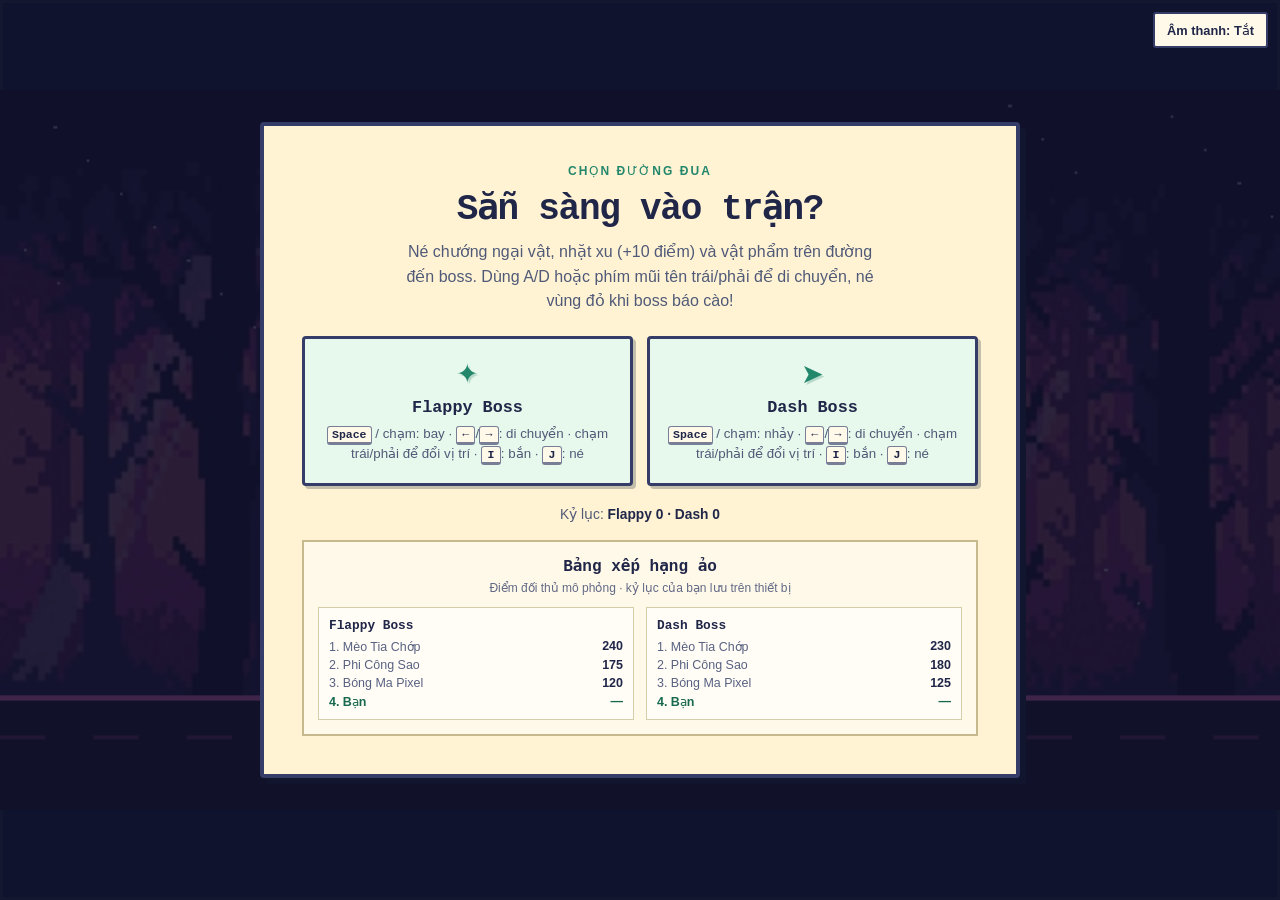
<file: du an game/game.html>
<!DOCTYPE html>
<html lang="vi">
<head>
    <meta charset="UTF-8">
    <meta name="viewport" content="width=device-width, initial-scale=1.0">
    <meta name="description" content="Sky & Rhythm: Boss Rush - bản prototype arcade 2D chạy trực tiếp trên trình duyệt.">
    <title>SKY &amp; RHYTHM: BOSS RUSH</title>
    <link rel="stylesheet" href="game.css">
</head>
<body>
    <main class="game-shell">
        <header class="page-heading">
            <p class="eyebrow">Prototype arcade 2D</p>
            <h1>SKY <span>&amp;</span> RHYTHM: <strong>BOSS RUSH</strong></h1>
        </header>

        <section class="game-panel" aria-label="Khu vực trò chơi">
            <div class="hud" id="hud" hidden>
                <div class="hud-item">
                    <span class="hud-label">Chế độ</span>
                    <strong id="mode-label">-</strong>
                </div>
                <div class="hud-item">
                    <span class="hud-label">Điểm</span>
                    <strong id="score-label">0</strong>
                </div>
                <div class="hud-item">
                    <span class="hud-label">Máu</span>
                    <strong id="health-label">♥ ♥ ♥</strong>
                </div>
                <div class="hud-item">
                    <span class="hud-label">Vật phẩm</span>
                    <strong id="shield-label">Chưa có</strong>
                </div>
                <div class="hud-item boss-hud" id="boss-hud" hidden>
                    <span class="hud-label">Boss</span>
                    <strong id="boss-name">-</strong>
                    <span class="boss-meter"><span id="boss-health-bar"></span></span>
                </div>
                <button class="small-button" id="pause-button" type="button" aria-label="Tạm dừng">Ⅱ</button>
            </div>

            <div class="canvas-wrap">
                <canvas id="game-canvas" width="960" height="540" aria-label="Màn hình chơi game"></canvas>
                <button class="sound-button" id="sound-button" type="button" aria-pressed="false">Âm thanh: Tắt</button>
                <div class="claw-controls" id="claw-controls" role="group" aria-label="Điều khiển né đòn cào" hidden>
                    <button class="claw-control-button" id="claw-left" type="button" aria-label="Di chuyển sang trái">←</button>
                    <button class="claw-control-button" id="claw-right" type="button" aria-label="Di chuyển sang phải">→</button>
                </div>
                <button class="dodge-control-button" id="dodge-button" type="button" aria-label="Né đòn" hidden>J</button>
                <div class="flight-controls" id="flight-controls" role="group" aria-label="Điều khiển bay bốn hướng" hidden>
                    <button class="flight-control-button flight-up" type="button" data-flight-direction="moveUp" aria-label="Bay lên">↑</button>
                    <button class="flight-control-button flight-left" type="button" data-flight-direction="moveLeft" aria-label="Bay sang trái">←</button>
                    <button class="flight-control-button flight-down" type="button" data-flight-direction="moveDown" aria-label="Bay xuống">↓</button>
                    <button class="flight-control-button flight-right" type="button" data-flight-direction="moveRight" aria-label="Bay sang phải">→</button>
                </div>

                <section class="screen start-screen" id="start-screen">
                    <div class="screen-card">
                        <p class="eyebrow">Chọn đường đua</p>
                        <h2>Sẵn sàng vào trận?</h2>
                        <p class="screen-copy">Né chướng ngại vật, nhặt xu (+10 điểm) và vật phẩm trên đường đến boss. Dùng A/D hoặc phím mũi tên trái/phải để di chuyển, né vùng đỏ khi boss báo cào!</p>
                        <div class="mode-buttons">
                            <button class="mode-button" type="button" data-mode="flappy">
                                <span class="mode-icon" aria-hidden="true">✦</span>
                                <strong>Flappy Boss</strong>
                                <small><kbd>Space</kbd> / chạm: bay · <kbd>←</kbd>/<kbd>→</kbd>: di chuyển · chạm trái/phải để đổi vị trí · <kbd>I</kbd>: bắn · <kbd>J</kbd>: né</small>
                            </button>
                            <button class="mode-button" type="button" data-mode="dash">
                                <span class="mode-icon" aria-hidden="true">➤</span>
                                <strong>Dash Boss</strong>
                                <small><kbd>Space</kbd> / chạm: nhảy · <kbd>←</kbd>/<kbd>→</kbd>: di chuyển · chạm trái/phải để đổi vị trí · <kbd>I</kbd>: bắn · <kbd>J</kbd>: né</small>
                            </button>
                        </div>
                        <p class="best-score">Kỷ lục: <span id="menu-best">Flappy 0 · Dash 0</span></p>
                        <section class="leaderboard" aria-labelledby="leaderboard-title">
                            <h3 id="leaderboard-title">Bảng xếp hạng ảo</h3>
                            <p class="leaderboard-note">Điểm đối thủ mô phỏng · kỷ lục của bạn lưu trên thiết bị</p>
                            <div class="leaderboard-modes">
                                <div class="leaderboard-mode">
                                    <h4>Flappy Boss</h4>
                                    <ol id="flappy-leaderboard" aria-label="Xếp hạng Flappy Boss"></ol>
                                </div>
                                <div class="leaderboard-mode">
                                    <h4>Dash Boss</h4>
                                    <ol id="dash-leaderboard" aria-label="Xếp hạng Dash Boss"></ol>
                                </div>
                            </div>
                        </section>
                    </div>
                </section>

                <section class="screen message-screen" id="message-screen" hidden>
                    <div class="screen-card compact-card">
                        <p class="eyebrow" id="message-eyebrow">Tạm dừng</p>
                        <h2 id="message-title">Đang nghỉ giữa trận</h2>
                        <p class="screen-copy" id="message-copy">Nhấn P hoặc nút bên dưới để tiếp tục.</p>
                        <div class="screen-actions">
                            <button class="primary-button" id="resume-button" type="button">Tiếp tục</button>
                            <button class="secondary-button" id="restart-button" type="button">Chơi lại</button>
                            <button class="secondary-button" id="menu-button" type="button">Về menu</button>
                        </div>
                    </div>
                </section>
            </div>

            <footer class="game-footer">
                <p id="control-hint">Menu: chọn chế độ bằng chuột hoặc bàn phím · Trong trận: Space / W / ↑ hoặc chạm · I: bắn · J: né.</p>
            </footer>
        </section>

        <p class="prototype-note">
        Bốn boss và hai dạng nhân vật dùng sprite PNG trong suốt; tiến hóa đổi sprite người chơi. Nền chọn ngẫu nhiên theo chặng, Dash có bục parkour.
        Mỗi chặng dẫn đến boss dài 10, 15, 20 và 25 giây; xu vàng xuất hiện trên đường, mỗi xu tăng 10 điểm. Bảng xếp hạng ảo so điểm cao nhất với các đối thủ mô phỏng.
        Di chuyển trái/phải để vào vùng xanh an toàn khi boss mèo chuẩn bị cào rộng.
        Đại chiến cuối điều phối từng boss ra đòn lần lượt, với cảnh báo dài hơn và đạn chậm hơn để người chơi có thời gian né.
        Khiên, hồi máu, thêm mạng và tăng sát thương xuất hiện thường xuyên hơn.
        </p>
    </main>
    <aside class="orientation-prompt" id="orientation-prompt" role="status" aria-live="polite">
        <span class="orientation-icon" aria-hidden="true">↻</span>
        <strong>Hãy xoay thiết bị sang ngang</strong>
        <span>Trò chơi được tối ưu cho màn hình ngang, nhưng vẫn chơi được khi thiết bị không hỗ trợ xoay tự động.</span>
    </aside>

    <script>
        "use strict";

        const canvas = document.querySelector("#game-canvas");
        const context = canvas.getContext("2d");
        const ui = {
            hud: document.querySelector("#hud"),
            mode: document.querySelector("#mode-label"),
            score: document.querySelector("#score-label"),
            health: document.querySelector("#health-label"),
            shield: document.querySelector("#shield-label"),
            bossHud: document.querySelector("#boss-hud"),
            bossName: document.querySelector("#boss-name"),
            bossHealth: document.querySelector("#boss-health-bar"),
            start: document.querySelector("#start-screen"),
            message: document.querySelector("#message-screen"),
            messageEyebrow: document.querySelector("#message-eyebrow"),
            messageTitle: document.querySelector("#message-title"),
            messageCopy: document.querySelector("#message-copy"),
            menuBest: document.querySelector("#menu-best"),
            hint: document.querySelector("#control-hint"),
            soundButton: document.querySelector("#sound-button"),
            pauseButton: document.querySelector("#pause-button"),
            clawControls: document.querySelector("#claw-controls"),
            clawLeft: document.querySelector("#claw-left"),
            clawRight: document.querySelector("#claw-right"),
            dodgeButton: document.querySelector("#dodge-button"),
            flightControls: document.querySelector("#flight-controls"),
            flightButtons: [...document.querySelectorAll("[data-flight-direction]")],
            orientationPrompt: document.querySelector("#orientation-prompt")
        };

        const WIDTH = canvas.width;
        const HEIGHT = canvas.height;
        const FLOOR = 454;
        const touchDevice = window.matchMedia("(pointer: coarse)").matches || navigator.maxTouchPoints > 0;
        document.querySelector(".game-shell").classList.toggle("touch-device", touchDevice);
        const STORAGE_KEY = "skyRhythmBossRushBest";
        const virtualRivals = {
            flappy: [
                { name: "Mèo Tia Chớp", score: 240 },
                { name: "Phi Công Sao", score: 175 },
                { name: "Bóng Ma Pixel", score: 120 }
            ],
            dash: [
                { name: "Mèo Tia Chớp", score: 230 },
                { name: "Phi Công Sao", score: 180 },
                { name: "Bóng Ma Pixel", score: 125 }
            ]
        };
        const clamp = (value, min, max) => Math.max(min, Math.min(max, value));
        const spriteFiles = {
            player: "player.png",
            playerEvolution: "player-evolution.png",
            boss1: "boss1.png",
            boss2: "boss2.png",
            boss3: "boss3.png",
            boss4: "boss4.png"
        };
        const sprites = Object.fromEntries(Object.entries(spriteFiles).map(([name, file]) => {
            const image = new Image();
            image.addEventListener("error", () => {
                ui.hint.textContent = `Không tải được ảnh ${file}; hãy kiểm tra thư mục img/game-characters.`;
            });
            image.src = `../img/game-characters/${file}`;
            return [name, image];
        }));
        const bossBackgrounds = Array.from({ length: 4 }, (_, index) => {
            const image = new Image();
            image.addEventListener("error", () => {
                ui.hint.textContent = `Không tải được màn nền boss ${index + 1}; hãy kiểm tra thư mục img/game-backgrounds.`;
            });
            image.src = `../img/game-backgrounds/boss-background-${index + 1}.jpg`;
            return image;
        });
        const bossRoster = [
            { name: "Mèo Bóng Đêm", sprite: "boss1", health: 12, size: 150, attackInterval: 2.05, attack: "shadow-lance", attackName: "Ảnh trụ · Thập tự ảnh · Quỹ đạo bóng · Sóng bóng tối · Cào rộng", projectileSpeed: 330 },
            { name: "Gà Mèo Hỏa", sprite: "boss2", health: 18, size: 174, attackInterval: 1.7, attack: "ember-fan", attackName: "Mưa thiên thạch · Tường lửa · Hỏa trụ · Bùng nổ · Cào dung nham", projectileSpeed: 365 },
            { name: "Mèo Hổ", sprite: "boss3", health: 27, size: 202, attackInterval: 1.35, attack: "tiger-cross", attackName: "Tam liên trảo · Vồ mồi · Thập tự trảo · Địa chấn · Song trảo", projectileSpeed: 400 },
            { name: "Báo Tuyết", sprite: "boss4", health: 40.5, size: 232, attackInterval: 1.05, attack: "blizzard-ring", attackName: "Mảnh băng · Lốc tuyết · Hàn băng · Quét băng · Băng trảo", projectileSpeed: 430 }
        ];
        const bossAttackSets = [
            [
                { id: "shadow-lanes", label: "ẢNH TRỤ", shape: "lanes", color: "#b076ff" },
                { id: "shadow-cross", label: "THẬP TỰ ẢNH", shape: "cross", color: "#9b6cff" },
                { id: "shadow-orbs", label: "QUỸ ĐẠO BÓNG", shape: "orbs", color: "#c89bff" },
                { id: "shadow-wave", label: "SÓNG BÓNG TỐI", shape: "horizontal", color: "#8a5cff" },
                { id: "shadow-claw", label: "CÀO XÉ BÓNG", shape: "claw", color: "#ff6482" }
            ],
            [
                { id: "ember-meteors", label: "MƯA THIÊN THẠCH", shape: "lanes", color: "#ff9b45" },
                { id: "ember-wall", label: "TƯỜNG LỬA", shape: "wall", color: "#ff623e" },
                { id: "ember-eruption", label: "HỎA TRỤ PHUN TRÀO", shape: "eruptions", color: "#ffd166" },
                { id: "ember-burst", label: "BÙNG NỔ HỎA CẦU", shape: "orbs", color: "#ff7448" },
                { id: "ember-maw", label: "HỌNG DUNG NHAM", shape: "blast", color: "#ff483f" }
            ],
            [
                { id: "tiger-fan", label: "HỔ TRẢO TAM LIÊN", shape: "fan", color: "#f5d14c" },
                { id: "tiger-pounce", label: "MÃNH HỔ VỒ MỒI", shape: "horizontal", color: "#ed9e31" },
                { id: "tiger-cross", label: "THẬP TỰ HỔ TRẢO", shape: "cross", color: "#ffbf45" },
                { id: "tiger-shockwave", label: "ĐỊA CHẤN HỔ VƯƠNG", shape: "floor", color: "#e88430" },
                { id: "tiger-double-claw", label: "SONG TRẢO XÉ GIÓ", shape: "slashes", color: "#ff784b" }
            ],
            [
                { id: "blizzard-shards", label: "BÃO MẢNH BĂNG", shape: "lanes", color: "#6fe9ff" },
                { id: "blizzard-vortex", label: "LỐC TUYẾT", shape: "orbs", color: "#9bdfff" },
                { id: "blizzard-frost", label: "HÀN BĂNG MẶT ĐẤT", shape: "floor", color: "#7bbaff" },
                { id: "blizzard-sweep", label: "QUÉT BĂNG NGANG", shape: "horizontal", color: "#d0f7ff" },
                { id: "blizzard-claw", label: "BĂNG TRẢO TOÀN DIỆN", shape: "double-horizontal", color: "#b5f5ff" }
            ]
        ];
        const stagePalettes = [
            { ground: "#24102f", groundLine: "#ef68b5", hazard: "#873f73", hazardEdge: "#ff9ed7", hazardLight: "#ffd1eb", platform: "#542e69", platformTop: "#ff91d2", glow: "#ff77bd" },
            { ground: "#10254b", groundLine: "#64d9ff", hazard: "#245394", hazardEdge: "#8ceaff", hazardLight: "#d4fbff", platform: "#24578a", platformTop: "#8ceaff", glow: "#59dfff" },
            { ground: "#173d3a", groundLine: "#c5d85d", hazard: "#53763d", hazardEdge: "#e5f58a", hazardLight: "#f8ffd1", platform: "#47704b", platformTop: "#d4e66a", glow: "#a9d65c" },
            { ground: "#292929", groundLine: "#d1d1d1", hazard: "#666666", hazardEdge: "#e8e8e8", hazardLight: "#ffffff", platform: "#4b4b4b", platformTop: "#dddddd", glow: "#c9c9c9" }
        ];
        const FINAL_BOSS_HEALTH = [100, 600, 1100, 1600];
        const FINAL_GIANT_HEALTH = 100000;
        const stageDurations = [10, 15, 20, 25];
        const PLAYER_SPRITE = [
            "....OO....",
            "...OHHO...",
            "..OHYYHO..",
            ".OHYYYYHOB",
            "OHYYYYYYYO",
            "OYYYYYYYYO",
            "OYYYEEYYYO",
            ".OYYYYYYO.",
            "..OYYYYO..",
            "...OYYO..."
        ];

        class SoundManager {
            constructor() {
                this.enabled = false;
                this.audio = null;
            }

            toggle() {
                this.enabled = !this.enabled;
                if (this.enabled && !this.audio) {
                    const AudioContextClass = window.AudioContext || window.webkitAudioContext;
                    if (AudioContextClass) this.audio = new AudioContextClass();
                }
                if (this.enabled && this.audio?.state === "suspended") this.audio.resume();
                ui.soundButton.textContent = `Âm thanh: ${this.enabled ? "Bật" : "Tắt"}`;
                ui.soundButton.setAttribute("aria-pressed", String(this.enabled));
                this.play(520, 0.07);
            }

            play(frequency = 440, duration = 0.08) {
                if (!this.enabled || !this.audio) return;
                const oscillator = this.audio.createOscillator();
                const gain = this.audio.createGain();
                oscillator.type = "triangle";
                oscillator.frequency.value = frequency;
                gain.gain.setValueAtTime(0.055, this.audio.currentTime);
                gain.gain.exponentialRampToValueAtTime(0.001, this.audio.currentTime + duration);
                oscillator.connect(gain);
                gain.connect(this.audio.destination);
                oscillator.start();
                oscillator.stop(this.audio.currentTime + duration);
            }
        }

        class Player {
            constructor(mode) {
                this.mode = mode;
                this.x = 150;
                this.y = mode === "flappy" ? 255 : FLOOR - 48;
                this.width = 42;
                this.height = 42;
                this.moveLeft = false;
                this.moveRight = false;
                this.moveUp = false;
                this.moveDown = false;
                this.velocityY = 0;
                this.health = 3;
                this.maxHealth = 3;
                this.shield = false;
                this.evolved = false;
                this.finalEvolution = false;
                this.invulnerable = 0;
                this.dodgeCooldown = 0;
                this.dodgeTimer = 0;
                this.dodgeDirectionX = -1;
                this.dodgeDirectionY = 0;
                this.jumpHeld = false;
                this.onGround = mode === "dash";
                this.shotCooldown = 0;
                this.swordCooldown = 0;
                this.beamCooldown = 0;
                this.damageMultiplier = 1;
                this.damageBoostTimer = 0;
            }

            flap() {
                if (this.mode === "flappy") this.velocityY = -390;
                else if (this.finalEvolution) {
                    this.velocityY = -390;
                    this.onGround = false;
                }
                else if (this.onGround) {
                    this.velocityY = -570;
                    this.onGround = false;
                }
            }

            dodge() {
                if (this.dodgeCooldown > 0) return false;
                let directionX = Number(this.moveRight) - Number(this.moveLeft);
                let directionY = this.finalEvolution
                    ? Number(this.moveDown) - Number(this.moveUp)
                    : 0;
                if (directionX === 0 && directionY === 0) directionX = -1;
                const directionLength = Math.hypot(directionX, directionY) || 1;
                this.dodgeDirectionX = directionX / directionLength;
                this.dodgeDirectionY = directionY / directionLength;
                this.dodgeTimer = 0.24;
                this.dodgeCooldown = 1.35;
                this.invulnerable = Math.max(this.invulnerable, 0.42);
                return true;
            }

            shoot(engine, velocityX, type = "normal") {
                const evolvedShot = this.evolved;
                const projectileType = type === "beam" ? "screen-beam"
                    : type === "sword" ? "sword-wave"
                        : this.finalEvolution ? "rainbow-shot" : evolvedShot ? "tornado" : "shot";
                const damage = type === "beam" ? 1000
                    : this.finalEvolution ? 36 * this.damageMultiplier
                        : this.damageMultiplier * (evolvedShot ? 2 : 1);
                engine.projectiles.push(new Projectile(
                    this.x + this.width,
                    this.y + this.height / 2,
                    velocityX,
                    true,
                    {
                        damage: type === "sword" ? 18 * this.damageMultiplier : damage,
                        radius: type === "beam" ? HEIGHT : type === "sword" ? 16 : evolvedShot ? 12 : 6,
                        duration: type === "beam" ? 0.28 : undefined,
                        type: projectileType,
                        color: this.finalEvolution ? "#fff08a" : evolvedShot ? "#8de9ff" : "#fff08a"
                    }
                ));
                engine.sound.play(type === "beam" ? 980 : evolvedShot ? 520 : 680, 0.06);
            }

            update(dt, engine) {
                this.invulnerable = Math.max(0, this.invulnerable - dt);
                this.dodgeCooldown = Math.max(0, this.dodgeCooldown - dt);
                this.dodgeTimer = Math.max(0, this.dodgeTimer - dt);
                this.shotCooldown -= dt;
                this.swordCooldown -= dt;
                this.beamCooldown -= dt;
                this.damageBoostTimer = Math.max(0, this.damageBoostTimer - dt);
                if (this.damageBoostTimer === 0) this.damageMultiplier = 1;
                let horizontalDirection = Number(this.moveRight) - Number(this.moveLeft);
                let verticalDirection = Number(this.moveDown) - Number(this.moveUp);
                if (this.finalEvolution) {
                    const directionLength = Math.hypot(horizontalDirection, verticalDirection) || 1;
                    horizontalDirection /= directionLength;
                    verticalDirection /= directionLength;
                }
                const moveSpeed = this.dodgeTimer > 0 ? 760 : 310;
                const dodgeX = this.dodgeTimer > 0 ? this.dodgeDirectionX : 0;
                const dodgeY = this.dodgeTimer > 0 ? this.dodgeDirectionY : 0;
                this.x = clamp(
                    this.x + (horizontalDirection * 310 + dodgeX * moveSpeed) * dt,
                    28,
                    WIDTH * 0.52 - this.width
                );
                if (this.finalEvolution) {
                    this.y = clamp(
                        this.y + (verticalDirection * 310 + dodgeY * moveSpeed) * dt,
                        20,
                        FLOOR - this.height
                    );
                    this.velocityY = 0;
                    this.onGround = false;
                } else if (this.mode === "flappy") {
                    this.velocityY += 980 * dt;
                    this.y += this.velocityY * dt;
                    this.y = clamp(this.y, 20, FLOOR - this.height);
                } else {
                    const previousBottom = this.y + this.height;
                    if (this.finalEvolution && this.jumpHeld) {
                        this.velocityY = Math.max(-440, this.velocityY - 2400 * dt);
                    } else {
                        this.velocityY += 1500 * dt;
                    }
                    this.y += this.velocityY * dt;
                    this.onGround = false;
                    if (this.velocityY >= 0) {
                        for (const platform of engine.platforms) {
                            const horizontallyOverlapping = this.x + this.width - 6 > platform.x
                                && this.x + 6 < platform.x + platform.width;
                            const crossedPlatformTop = previousBottom <= platform.y
                                && this.y + this.height >= platform.y;
                            if (horizontallyOverlapping && crossedPlatformTop) {
                                this.y = platform.y - this.height;
                                this.velocityY = 0;
                                this.onGround = true;
                                break;
                            }
                        }
                    }
                    if (this.y + this.height >= FLOOR) {
                        this.y = FLOOR - this.height;
                        this.velocityY = 0;
                        this.onGround = true;
                    }
                    if (this.finalEvolution && this.y < 20) {
                        this.y = 20;
                        this.velocityY = Math.max(0, this.velocityY);
                    }
                    if (this.onGround && this.jumpHeld) this.flap();
                }
                if (this.shotCooldown <= 0) {
                    this.shoot(engine, 560);
                    this.shotCooldown = this.finalEvolution ? 0.16 : 0.52;
                }
                if (this.finalEvolution && this.swordCooldown <= 0) {
                    this.shoot(engine, 620, "sword");
                    this.swordCooldown = 0.58;
                }
                if (this.finalEvolution && this.beamCooldown <= 0) {
                    this.shoot(engine, 900, "beam");
                    this.beamCooldown = 4;
                }
            }

            draw(ctx, time) {
                if (this.invulnerable > 0 && Math.floor(time * 18) % 2 === 0) return;
                ctx.save();
                ctx.translate(this.x + this.width / 2, this.y + this.height / 2);
                ctx.rotate(this.mode === "flappy" ? clamp(this.velocityY / 700, -0.5, 0.65) : 0);
                const sprite = this.evolved ? sprites.playerEvolution : sprites.player;
                if (sprite.complete && sprite.naturalWidth > 0) {
                    if (this.shield) {
                        ctx.strokeStyle = "#70dfff";
                        ctx.lineWidth = 3;
                        ctx.strokeRect(-this.width * 0.72, -this.height * 0.72, this.width * 1.44, this.height * 1.44);
                    }
                    const scale = Math.min(this.width * 1.35 / sprite.naturalWidth, this.height * 1.35 / sprite.naturalHeight);
                    const drawWidth = sprite.naturalWidth * scale;
                    const drawHeight = sprite.naturalHeight * scale;
                    ctx.imageSmoothingEnabled = false;
                    ctx.drawImage(sprite, -drawWidth / 2, -drawHeight / 2, drawWidth, drawHeight);
                    if (this.finalEvolution) this.drawRainbowSword(ctx, time);
                    ctx.restore();
                    return;
                }
                const pixel = this.width / PLAYER_SPRITE[0].length;
                const palette = {
                    O: "#34385f",
                    H: "#fff4d1",
                    Y: this.shield ? "#70dfff" : "#ffd166",
                    B: "#ff8b67",
                    E: "#252546"
                };

                if (this.shield) {
                    ctx.fillStyle = "#70dfff";
                    ctx.globalAlpha = 0.8;
                    ctx.fillRect(-this.width / 2 - pixel, -this.height / 2 + pixel * 2, pixel, pixel);
                    ctx.fillRect(this.width / 2, -this.height / 2 + pixel * 5, pixel, pixel);
                    ctx.fillRect(-this.width / 2 + pixel * 2, this.height / 2, pixel, pixel);
                    ctx.fillRect(this.width / 2 - pixel * 2, -this.height / 2 - pixel, pixel, pixel);
                    ctx.globalAlpha = 1;
                }

                const flameOffset = Math.sin(time * 24) * pixel * 0.3;
                ctx.fillStyle = "#ff8b67";
                ctx.fillRect(-this.width / 2 - pixel * 2, -pixel / 2 + flameOffset, pixel * 2, pixel);
                ctx.fillStyle = "#ffd166";
                ctx.fillRect(-this.width / 2 - pixel, -pixel / 2 + flameOffset, pixel, pixel);

                for (let row = 0; row < PLAYER_SPRITE.length; row++) {
                    for (let column = 0; column < PLAYER_SPRITE[row].length; column++) {
                        const color = palette[PLAYER_SPRITE[row][column]];
                        if (!color) continue;
                        ctx.fillStyle = color;
                        ctx.fillRect(
                            -this.width / 2 + column * pixel,
                            -this.height / 2 + row * pixel,
                            pixel,
                            pixel
                        );
                    }
                }
                if (this.finalEvolution) this.drawRainbowSword(ctx, time);
                ctx.restore();
            }

            drawRainbowSword(ctx, time) {
                ctx.save();
                ctx.translate(this.width * 0.3, this.height * 0.12);
                ctx.rotate(-0.55 + Math.sin(time * 8) * 0.06);
                const blade = ctx.createLinearGradient(0, -22, 0, 15);
                blade.addColorStop(0, "#ff6d9d");
                blade.addColorStop(0.25, "#ffd166");
                blade.addColorStop(0.5, "#a9f58c");
                blade.addColorStop(0.75, "#70e1ff");
                blade.addColorStop(1, "#bd8bff");
                ctx.shadowColor = "#fff";
                ctx.shadowBlur = 12;
                ctx.fillStyle = blade;
                ctx.beginPath();
                ctx.moveTo(-3, 10);
                ctx.lineTo(-2, -19);
                ctx.lineTo(0, -27);
                ctx.lineTo(3, -19);
                ctx.lineTo(4, 10);
                ctx.closePath();
                ctx.fill();
                ctx.shadowBlur = 0;
                ctx.fillStyle = "#fff1bd";
                ctx.fillRect(-7, 9, 15, 3);
                ctx.fillStyle = "#9c5c37";
                ctx.fillRect(-2, 12, 4, 8);
                ctx.restore();
            }

            get hitbox() {
                return { x: this.x + 7, y: this.y + 6, width: this.width - 14, height: this.height - 12 };
            }
        }

        class Obstacle {
            constructor(mode, x, gapY = 270, stage = 0, theme = stagePalettes[0]) {
                this.mode = mode;
                this.x = x;
                this.passed = false;
                this.width = mode === "flappy" ? 76 : 38;
                this.gapY = gapY;
                this.gap = mode === "flappy" ? Math.max(152, 176 - stage * 8) : 0;
                this.height = mode === "flappy" ? gapY - this.gap / 2 : 46 + stage * 7;
                this.theme = theme;
            }

            update(dt, speed) {
                this.x -= speed * dt;
            }

            draw(ctx) {
                if (this.mode === "flappy") {
                    const bottomY = this.gapY + this.gap / 2;
                    this.drawForestPillar(ctx, this.x, 0, this.width, this.height, false, this.theme);
                    this.drawForestPillar(ctx, this.x, bottomY, this.width, FLOOR - bottomY, true, this.theme);
                } else {
                    ctx.fillStyle = this.theme.hazard;
                    ctx.strokeStyle = this.theme.hazardEdge;
                    ctx.lineWidth = 3;
                    ctx.beginPath();
                    ctx.moveTo(this.x, FLOOR);
                    ctx.lineTo(this.x + this.width / 2, FLOOR - this.height);
                    ctx.lineTo(this.x + this.width, FLOOR);
                    ctx.closePath();
                    ctx.fill();
                    ctx.stroke();
                    ctx.fillStyle = this.theme.hazardLight;
                    ctx.beginPath();
                    ctx.moveTo(this.x + this.width * 0.38, FLOOR - this.height * 0.55);
                    ctx.lineTo(this.x + this.width / 2, FLOOR - this.height + 5);
                    ctx.lineTo(this.x + this.width * 0.62, FLOOR - this.height * 0.55);
                    ctx.closePath();
                    ctx.fill();
                    ctx.fillStyle = this.theme.ground;
                    ctx.fillRect(this.x + 5, FLOOR - 7, this.width - 10, 4);
                }
            }

            drawForestPillar(ctx, x, y, width, height, fromFloor, theme) {
                if (height <= 0) return;
                const edge = Math.min(7, width / 8);
                const bodyHeight = Math.max(0, height - 7);
                ctx.fillStyle = theme.ground;
                ctx.fillRect(x, y, width, bodyHeight);
                ctx.fillStyle = theme.hazard;
                ctx.fillRect(x + edge, y, width - edge * 2, bodyHeight);
                ctx.fillStyle = theme.hazardEdge;
                ctx.fillRect(x + edge, y, 5, bodyHeight);
                ctx.fillStyle = theme.glow;
                ctx.fillRect(x + edge + 5, y, 2, bodyHeight);
                ctx.fillStyle = theme.ground;
                ctx.fillRect(x + width - edge - 5, y, 5, bodyHeight);

                const capY = fromFloor ? y : y + bodyHeight;
                ctx.fillStyle = theme.hazardEdge;
                ctx.fillRect(x - 5, capY, width + 10, 7);
                ctx.fillStyle = theme.hazardLight;
                ctx.fillRect(x - 5, capY, width + 10, 2);
                ctx.fillStyle = theme.hazard;
                ctx.fillRect(x - 8, capY + 5, width + 16, 5);

                ctx.save();
                ctx.beginPath();
                ctx.rect(x + edge + 7, y + 4, Math.max(0, width - edge * 2 - 14), Math.max(0, bodyHeight - 8));
                ctx.clip();
                for (let row = 0, tileY = y + 14; tileY < y + bodyHeight - 4; row++, tileY += 24) {
                    const offset = row % 2 ? 10 : 0;
                    for (let tileX = x + edge + 10 + offset; tileX < x + width - edge - 8; tileX += 24) {
                        ctx.fillStyle = row % 2 ? theme.hazard : theme.ground;
                        ctx.fillRect(tileX, tileY, 15, 3);
                    }
                }
                ctx.restore();
                ctx.fillStyle = theme.hazardLight;
                ctx.fillRect(x + width / 2, y + 18, 3, 3);
            }

            get hitboxes() {
                if (this.mode === "flappy") {
                    const bottomY = this.gapY + this.gap / 2;
                    return [
                        { x: this.x + 6, y: 0, width: this.width - 12, height: this.height },
                        { x: this.x + 6, y: bottomY, width: this.width - 12, height: FLOOR - bottomY }
                    ];
                }
                return [{ x: this.x + 8, y: FLOOR - this.height + 12, width: this.width - 16, height: this.height - 12 }];
            }
        }

        class Platform {
            constructor(x, y, width = 106, height = 16, theme = stagePalettes[0]) {
                this.x = x;
                this.y = y;
                this.width = width;
                this.height = height;
                this.theme = theme;
            }

            update(dt, speed) {
                this.x -= speed * dt;
            }

            draw(ctx) {
                ctx.fillStyle = this.theme.ground;
                ctx.fillRect(this.x, this.y, this.width, this.height);
                ctx.fillStyle = this.theme.platformTop;
                ctx.fillRect(this.x, this.y, this.width, 5);
                ctx.fillStyle = this.theme.hazardLight;
                ctx.fillRect(this.x + 6, this.y + 5, this.width - 12, 3);
                ctx.fillStyle = this.theme.platform;
                ctx.fillRect(this.x + 8, this.y + 8, 5, this.height - 8);
                ctx.fillRect(this.x + this.width - 13, this.y + 8, 5, this.height - 8);
                ctx.fillStyle = this.theme.glow;
                ctx.fillRect(this.x + 15, this.y + 2, 4, 2);
                ctx.fillRect(this.x + this.width - 20, this.y + 2, 4, 2);
            }
        }

        class Boss {
            constructor(mode, bossIndex, background, formation = null) {
                this.mode = mode;
                this.definition = bossRoster[bossIndex];
                this.index = bossIndex;
                this.sprite = sprites[this.definition.sprite];
                this.background = background;
                this.formation = formation;
                this.giant = Boolean(formation?.giant);
                this.attackInterval = formation?.attackInterval ?? this.definition.attackInterval;
                this.attackStyleOrder = formation?.attackStyleOrder || bossRoster.map((_, index) => index);
                this.width = this.definition.size * (formation?.scale || 1);
                this.height = this.definition.size * (formation?.scale || 1);
                this.x = formation?.x ?? WIDTH - this.width - 98;
                this.y = formation?.y ?? (mode === "flappy" ? 235 : FLOOR - this.height);
                this.maxHealth = formation?.health ?? this.definition.health;
                this.health = this.maxHealth;
                this.attackTimer = this.attackInterval + (formation?.attackDelay || 0);
                this.telegraph = 0;
                this.attackY = this.y + this.height / 2;
                this.attackCount = 0;
                this.attackAngles = [];
                this.attackType = "projectile";
                this.attackPattern = null;
                this.attackZones = [];
                this.clawSafeZone = null;
                this.activeAttackDefinition = this.definition;
                this.growth = formation?.initialGrowth ?? 1;
                this.defenseActive = false;
                this.defenseTimer = 2.7;
                this.defenseDuration = 0;
                this.homeX = this.x;
                this.homeY = this.y;
            }

            update(dt, engine) {
                this.growth = Math.min(1, this.growth + dt * 0.7);
                if (this.giant) {
                    if (this.defenseActive) {
                        this.defenseDuration -= dt;
                        if (this.defenseDuration <= 0) this.defenseActive = false;
                    } else {
                        this.defenseTimer -= dt;
                        if (this.defenseTimer <= 0) {
                            this.defenseActive = true;
                            this.defenseDuration = 1.35;
                            this.defenseTimer = 5.2;
                            engine.particles.burst(this.x + this.width / 2, this.y + this.height / 2, "#79e9ff", 22);
                        }
                    }
                }
                const stageRank = this.giant ? 4 : this.index
                    + (engine.finalBossRush ? engine.finalSubBossIndex * 0.25 : 0);
                const motionRate = 0.7 + stageRank * 0.1;
                const horizontalRange = this.giant ? 48 : 25 + stageRank * 10;
                const verticalRange = this.giant ? 30 : 20 + stageRank * 9;
                this.x = clamp(
                    this.homeX + Math.sin(engine.elapsed * motionRate + this.index) * horizontalRange,
                    WIDTH * 0.52,
                    WIDTH - this.width - 14
                );
                const targetY = this.homeY + Math.sin(engine.elapsed * (motionRate + 0.35) + this.index * 1.4) * verticalRange;
                this.y = clamp(targetY, 28, FLOOR - this.height);

                if (this.telegraph > 0) {
                    this.telegraph -= dt;
                    if (this.telegraph <= 0) {
                        this.fireAttack(engine);
                        this.attackTimer = this.attackInterval;
                        engine.shake = 0.12;
                        engine.sound.play(this.attackType === "wide-claw" ? 130 : 180, 0.16);
                    }
                } else {
                    this.attackTimer -= dt;
                    if (this.attackTimer <= 0) this.beginAttack(engine);
                }
            }

            beginAttack(engine) {
                const patternIndex = this.attackCount % 5;
                const sourceIndex = this.giant
                    ? this.attackStyleOrder[Math.floor(this.attackCount / 5) % this.attackStyleOrder.length]
                    : this.index;
                this.activeAttackDefinition = bossRoster[sourceIndex];
                this.attackPattern = bossAttackSets[sourceIndex][patternIndex];
                this.attackType = this.attackPattern.shape === "claw" ? "wide-claw" : "area";
                const finalRank = engine.finalBossRush ? engine.finalSubBossIndex : 0;
                this.telegraph = Math.max(
                    0.58,
                    (this.giant ? 1.35 : engine.finalBossRush ? 1.2 : 1.05)
                    - sourceIndex * 0.09
                    - finalRank * 0.06
                );
                this.clawSafeZone = this.attackType === "wide-claw"
                    ? engine.createClawSafeZone(this.telegraph)
                    : null;
                this.attackY = engine.player.y + engine.player.height / 2;
                const aim = Math.atan2(
                    this.attackY - (this.y + this.height * 0.45),
                    engine.player.x + engine.player.width / 2 - (this.x + this.width * 0.3)
                );
                const attackDensity = engine.getBossAttackDensity(sourceIndex, this.giant);
                const count = this.attackPattern.shape === "cross" || this.attackPattern.shape === "orbs"
                    ? 4 + Math.floor(attackDensity)
                    : Math.max(3, Math.round(3 + attackDensity * 2));
                this.attackAngles = Array.from({ length: count }, (_, shot) => {
                    if (this.attackPattern.shape === "lanes" || this.attackPattern.shape === "fan") {
                        const spread = this.attackPattern.shape === "fan" ? 0.95 : 0.48;
                        return aim + (shot / (count - 1) - 0.5) * spread;
                    }
                    return aim + shot * Math.PI * 2 / count;
                });
                this.attackZones = this.attackType === "wide-claw"
                    ? []
                    : engine.createBossAttackZones(this.attackPattern, attackDensity);
                this.areaSafeZone = this.attackType === "wide-claw"
                    ? null
                    : engine.createBossAreaSafeZone(attackDensity, this.telegraph);
                engine.particles.burst(this.x + 25, this.y + this.height / 2, this.attackPattern.color, 12);
            }

            fireAttack(engine) {
                if (this.attackType === "wide-claw") {
                    const safeZone = this.clawSafeZone;
                    engine.wideClawEffects.push({ life: 0.62, safeZone });
                    if (!engine.playerInsideSafeZone(safeZone)) {
                        engine.damagePlayer(engine.getBossDamage(this.index, this.giant));
                    }
                    this.attackCount += 1;
                    return;
                }

                if (this.attackType === "area") {
                    engine.applyBossAreaAttack(
                        this.attackPattern,
                        this.attackZones,
                        this.areaSafeZone,
                        engine.getBossDamage(this.index, this.giant)
                    );
                    this.attackCount += 1;
                    return;
                }
                const originX = this.x + this.width * 0.3;
                const originY = this.y + this.height * 0.45;
                const targetX = engine.player.x + engine.player.width / 2;
                const targetY = engine.player.y + engine.player.height / 2;
                const aim = Math.atan2(targetY - originY, targetX - originX);
                const speedMultiplier = engine.finalBossRush ? 0.62 : 1;
                const makeProjectile = (angle, type, speed = this.activeAttackDefinition.projectileSpeed * speedMultiplier) => {
                    engine.hostileProjectiles.push(new Projectile(
                        originX,
                        originY,
                        Math.cos(angle) * speed,
                        false,
                        {
                            velocityY: Math.sin(angle) * speed,
                            type,
                            radius: type === "storm" ? 13 : 10,
                            damage: engine.getBossDamage(this.index, this.giant),
                            color: type === "storm" ? "#c4a0ff" : type === "wave" ? "#70e1ff" : "#ff7798"
                        }
                    ));
                };
                const angles = this.attackAngles.length ? this.attackAngles : [aim];
                const type = this.activeAttackDefinition.attack === "shadow-lance" ? "orb"
                    : this.activeAttackDefinition.attack === "ember-fan" ? "spark"
                        : this.activeAttackDefinition.attack === "tiger-cross" ? "wave" : "storm";
                for (const angle of angles) makeProjectile(angle, type);
                this.attackCount += 1;
            }

            draw(ctx) {
                ctx.save();
                const centerX = this.x + this.width / 2;
                const centerY = this.y + this.height / 2;
                ctx.translate(centerX, centerY);
                ctx.scale(this.growth, this.growth);
                ctx.translate(-centerX, -centerY);
                if (this.sprite.complete && this.sprite.naturalWidth > 0) {
                    const scale = Math.min(this.width / this.sprite.naturalWidth, this.height / this.sprite.naturalHeight);
                    const drawWidth = this.sprite.naturalWidth * scale;
                    const drawHeight = this.sprite.naturalHeight * scale;
                    ctx.imageSmoothingEnabled = false;
                    ctx.drawImage(
                        this.sprite,
                        this.x + (this.width - drawWidth) / 2,
                        this.y + (this.height - drawHeight) / 2,
                        drawWidth,
                        drawHeight
                    );
                } else {
                    ctx.fillStyle = this.telegraph > 0 ? "#ff6482" : "#ba73ff";
                    ctx.fillRect(this.x + 20, this.y + 20, this.width - 40, this.height - 40);
                }
                if (this.telegraph > 0 && this.attackType !== "wide-claw") {
                    ctx.strokeStyle = "#ff6482";
                    ctx.lineWidth = 4;
                    ctx.beginPath();
                    const originX = this.x + this.width * 0.3;
                    const originY = this.y + this.height * 0.45;
                    for (const angle of this.attackAngles) {
                        ctx.moveTo(originX, originY);
                        ctx.lineTo(originX + Math.cos(angle) * 850, originY + Math.sin(angle) * 850);
                    }
                    ctx.stroke();
                    ctx.fillStyle = "#ffb3c2";
                    ctx.font = "bold 15px system-ui";
                    ctx.fillText("CẢNH BÁO", this.x - 6, this.y - 12);
                }
                ctx.restore();
                if (this.defenseActive) {
                    const pulse = 0.7 + Math.sin(performance.now() / 120) * 0.08;
                    ctx.save();
                    ctx.strokeStyle = `rgba(121, 233, 255, ${pulse})`;
                    ctx.lineWidth = 8;
                    ctx.shadowColor = "#79e9ff";
                    ctx.shadowBlur = 22;
                    ctx.beginPath();
                    ctx.ellipse(centerX, centerY, this.width * 0.57, this.height * 0.57, 0, 0, Math.PI * 2);
                    ctx.stroke();
                    ctx.shadowBlur = 0;
                    ctx.fillStyle = "#d9fbff";
                    ctx.font = "bold 18px system-ui";
                    ctx.textAlign = "center";
                    ctx.fillText("PHÒNG THỦ", centerX, this.y - 12);
                    ctx.restore();
                }
            }

            get hitbox() {
                const visibleSize = this.growth;
                const centerX = this.x + this.width / 2;
                const centerY = this.y + this.height / 2;
                const hitboxWidth = this.width * visibleSize * 0.8;
                const hitboxHeight = this.height * visibleSize * 0.8;
                return {
                    x: centerX - hitboxWidth / 2,
                    y: centerY - hitboxHeight / 2,
                    width: hitboxWidth,
                    height: hitboxHeight
                };
            }
        }

        class Projectile {
            constructor(x, y, velocityX, friendly, style = {}) {
                this.x = x;
                this.y = y;
                this.velocityX = velocityX;
                this.velocityY = style.velocityY || 0;
                this.age = 0;
                this.friendly = friendly;
                this.radius = style.radius || (friendly ? 6 : 9);
                this.type = style.type || (friendly ? "shot" : "orb");
                this.color = style.color || (friendly ? "#fff08a" : "#ff6482");
                this.damage = style.damage || 1;
                this.duration = style.duration || 0;
                this.dead = false;
            }

            update(dt) {
                this.age += dt;
                if (this.type === "screen-beam") {
                    if (this.age >= this.duration) this.dead = true;
                    return;
                }
                this.x += this.velocityX * dt;
                this.y += (this.velocityY + (this.type === "tornado" ? Math.sin(this.age * 12) * 72 : 0)) * dt;
                if (this.x < -40 || this.x > WIDTH + 40 || this.y < -40 || this.y > HEIGHT + 40) this.dead = true;
            }

            draw(ctx) {
                ctx.save();
                ctx.fillStyle = this.color;
                ctx.shadowColor = this.color;
                ctx.shadowBlur = 12;
                if (this.type === "screen-beam") {
                    const fade = clamp(1 - this.age / this.duration, 0, 1);
                    ctx.globalAlpha = fade;
                    ctx.fillStyle = "rgba(255,255,255,.24)";
                    ctx.fillRect(0, 0, WIDTH, HEIGHT);
                    const beamTop = this.y - 88 - (1 - fade) * 35;
                    const beamHeight = HEIGHT - beamTop;
                    const beam = ctx.createLinearGradient(0, beamTop, 0, beamTop + beamHeight);
                    beam.addColorStop(0, "rgba(255,255,255,0)");
                    beam.addColorStop(0.24, "rgba(255,239,158,.28)");
                    beam.addColorStop(0.5, "rgba(255,255,255,.95)");
                    beam.addColorStop(0.76, "rgba(255,239,158,.28)");
                    beam.addColorStop(1, "rgba(255,255,255,0)");
                    ctx.fillStyle = beam;
                    ctx.fillRect(0, beamTop, WIDTH, beamHeight);
                    ctx.fillStyle = "rgba(255,255,255,.78)";
                    ctx.fillRect(0, this.y - 7, WIDTH, 14);
                } else if (this.type === "light-beam") {
                    ctx.translate(this.x, this.y);
                    ctx.fillStyle = "rgba(255,255,255,.35)";
                    ctx.fillRect(-52, -this.radius * 1.1, 104, this.radius * 2.2);
                    ctx.fillStyle = this.color;
                    ctx.fillRect(-48, -this.radius * 0.45, 96, this.radius * 0.9);
                    ctx.fillStyle = "#fff";
                    ctx.fillRect(-44, -3, 88, 6);
                } else if (this.type === "sword-wave") {
                    ctx.translate(this.x, this.y);
                    ctx.rotate(Math.atan2(this.velocityY, this.velocityX));
                    ctx.beginPath();
                    ctx.moveTo(-this.radius, this.radius * 0.55);
                    ctx.lineTo(this.radius * 0.2, -this.radius);
                    ctx.lineTo(this.radius, -this.radius * 0.25);
                    ctx.lineTo(this.radius * 0.12, this.radius);
                    ctx.closePath();
                    ctx.fill();
                    ctx.strokeStyle = "#fff";
                    ctx.lineWidth = 3;
                    ctx.stroke();
                } else if (this.type === "rainbow-shot") {
                    ctx.translate(this.x, this.y);
                    ctx.rotate(Math.atan2(this.velocityY, this.velocityX));
                    const rainbow = ctx.createLinearGradient(-this.radius, 0, this.radius, 0);
                    rainbow.addColorStop(0, "#ff6d9d");
                    rainbow.addColorStop(0.25, "#ffd166");
                    rainbow.addColorStop(0.5, "#a9f58c");
                    rainbow.addColorStop(0.75, "#70e1ff");
                    rainbow.addColorStop(1, "#bd8bff");
                    ctx.fillStyle = rainbow;
                    ctx.fillRect(-this.radius * 1.5, -this.radius * 0.55, this.radius * 3, this.radius * 1.1);
                    ctx.fillStyle = "#fff";
                    ctx.fillRect(-this.radius, -2, this.radius * 2, 4);
                } else if (this.type === "spark") {
                    ctx.translate(this.x, this.y);
                    ctx.rotate(Math.atan2(this.velocityY, this.velocityX) + Math.PI / 4);
                    ctx.fillRect(-this.radius, -this.radius, this.radius * 2, this.radius * 2);
                    ctx.fillStyle = "#fff1bd";
                    ctx.fillRect(-this.radius / 2, -this.radius / 2, this.radius, this.radius);
                } else if (this.type === "tornado") {
                    ctx.translate(this.x, this.y);
                    ctx.rotate(this.age * 12);
                    for (let ring = 0; ring < 3; ring++) {
                        ctx.strokeStyle = ring === 1 ? "#eaffff" : this.color;
                        ctx.lineWidth = 2.5;
                        ctx.beginPath();
                        ctx.ellipse(0, 0, this.radius * (0.45 + ring * 0.28), this.radius * (1.15 - ring * 0.2), ring * Math.PI / 3, 0, Math.PI * 2);
                        ctx.stroke();
                    }
                    ctx.fillStyle = "#ffffff";
                    ctx.beginPath();
                    ctx.arc(0, 0, this.radius * 0.28, 0, Math.PI * 2);
                    ctx.fill();
                } else if (this.type === "storm") {
                    ctx.translate(this.x, this.y);
                    ctx.rotate(Math.atan2(this.velocityY, this.velocityX));
                    ctx.beginPath();
                    ctx.moveTo(-this.radius * 0.45, -this.radius * 1.4);
                    ctx.lineTo(this.radius * 0.45, -this.radius * 1.4);
                    ctx.lineTo(this.radius * 0.45, -this.radius * 0.45);
                    ctx.lineTo(this.radius * 1.4, -this.radius * 0.45);
                    ctx.lineTo(this.radius * 1.4, this.radius * 0.45);
                    ctx.lineTo(this.radius * 0.45, this.radius * 0.45);
                    ctx.lineTo(this.radius * 0.45, this.radius * 1.4);
                    ctx.lineTo(-this.radius * 0.45, this.radius * 1.4);
                    ctx.lineTo(-this.radius * 0.45, this.radius * 0.45);
                    ctx.lineTo(-this.radius * 1.4, this.radius * 0.45);
                    ctx.lineTo(-this.radius * 1.4, -this.radius * 0.45);
                    ctx.lineTo(-this.radius * 0.45, -this.radius * 0.45);
                    ctx.closePath();
                    ctx.fill();
                } else if (this.type === "wave") {
                    ctx.strokeStyle = this.color;
                    ctx.lineWidth = 3;
                    ctx.beginPath();
                    ctx.arc(this.x, this.y, this.radius * 1.25, 0, Math.PI * 2);
                    ctx.stroke();
                    ctx.fillStyle = "#fff1bd";
                    ctx.beginPath();
                    ctx.arc(this.x, this.y, this.radius * 0.45, 0, Math.PI * 2);
                    ctx.fill();
                } else {
                    ctx.beginPath();
                    ctx.arc(this.x, this.y, this.radius, 0, Math.PI * 2);
                    ctx.fill();
                    ctx.fillStyle = "#fff1bd";
                    ctx.beginPath();
                    ctx.arc(this.x - this.radius * 0.25, this.y - this.radius * 0.25, this.radius * 0.32, 0, Math.PI * 2);
                    ctx.fill();
                }
                ctx.shadowBlur = 0;
                ctx.restore();
            }

            get hitbox() {
                if (this.type === "screen-beam") {
                    return { x: 0, y: 0, width: WIDTH, height: HEIGHT };
                }
                if (this.type === "light-beam") {
                    return { x: this.x - 55, y: this.y - this.radius, width: 110, height: this.radius * 2 };
                }
                return { x: this.x - this.radius, y: this.y - this.radius, width: this.radius * 2, height: this.radius * 2 };
            }
        }

        class PowerUp {
            constructor(x, y, type, rainbow = false) {
                this.x = x;
                this.y = y;
                this.radius = 15;
                this.dead = false;
                this.phase = 0;
                this.type = type;
                this.rainbow = rainbow;
            }

            update(dt, speed) {
                this.x -= speed * dt;
                this.phase += dt * 4;
                if (this.x < -30) this.dead = true;
            }

            draw(ctx) {
                const powerUpStyles = {
                    evolution: { color: "#ffd166", symbol: "E" },
                    shield: { color: "#70e1ff", symbol: "S" },
                    heal: { color: "#ff7d9d", symbol: "+" },
                    life: { color: "#ff9f43", symbol: "♥" },
                    damage: { color: "#c89bff", symbol: "D" }
                };
                const style = powerUpStyles[this.type];
                ctx.save();
                ctx.translate(this.x, this.y + Math.sin(this.phase) * 5);
                if (this.rainbow) {
                    const rainbow = ctx.createLinearGradient(-this.radius, -this.radius, this.radius, this.radius);
                    rainbow.addColorStop(0, "#ff6d9d");
                    rainbow.addColorStop(0.25, "#ffd166");
                    rainbow.addColorStop(0.5, "#a9f58c");
                    rainbow.addColorStop(0.75, "#70e1ff");
                    rainbow.addColorStop(1, "#bd8bff");
                    ctx.fillStyle = rainbow;
                } else {
                    ctx.fillStyle = style.color;
                }
                ctx.shadowColor = ctx.fillStyle;
                ctx.shadowBlur = 16;
                ctx.fillRect(-this.radius, -this.radius, this.radius * 2, this.radius * 2);
                ctx.shadowBlur = 0;
                if (this.rainbow) {
                    const sparkleColors = ["#fff7b0", "#ff8fc8", "#9dfff0", "#ffffff"];
                    for (let index = 0; index < 8; index++) {
                        const angle = this.phase * (index % 2 ? -1 : 1) + index * Math.PI / 4;
                        const distance = this.radius + 5 + Math.sin(this.phase * 3 + index) * 3;
                        const size = 2 + (Math.sin(this.phase * 5 + index) + 1) * 2;
                        ctx.fillStyle = sparkleColors[index % sparkleColors.length];
                        ctx.shadowColor = ctx.fillStyle;
                        ctx.shadowBlur = 10;
                        ctx.save();
                        ctx.translate(Math.cos(angle) * distance, Math.sin(angle) * distance);
                        ctx.rotate(angle + this.phase);
                        ctx.fillRect(-size / 2, -size / 2, size, size);
                        ctx.restore();
                    }
                    ctx.shadowBlur = 0;
                }
                ctx.fillStyle = "#17213c";
                ctx.font = "bold 17px monospace";
                ctx.textAlign = "center";
                ctx.textBaseline = "middle";
                ctx.fillText(style.symbol, 0, 1);
                ctx.restore();
            }

            get hitbox() {
                return { x: this.x - 10, y: this.y - 10, width: 20, height: 20 };
            }
        }

        class Coin {
            constructor(x, y) {
                this.x = x;
                this.y = y;
                this.radius = 13;
                this.phase = Math.random() * Math.PI * 2;
                this.dead = false;
            }

            update(dt, speed) {
                this.x -= speed * dt;
                this.phase += dt * 5;
                if (this.x < -this.radius) this.dead = true;
            }

            draw(ctx) {
                const pulse = 0.82 + Math.sin(this.phase) * 0.12;
                ctx.save();
                ctx.translate(this.x, this.y);
                ctx.scale(pulse, 1);
                ctx.shadowColor = "#ffd166";
                ctx.shadowBlur = 14;
                ctx.fillStyle = "#d99028";
                ctx.beginPath();
                ctx.arc(0, 0, this.radius, 0, Math.PI * 2);
                ctx.fill();
                ctx.shadowBlur = 0;
                ctx.fillStyle = "#ffd166";
                ctx.beginPath();
                ctx.arc(0, 0, this.radius - 3, 0, Math.PI * 2);
                ctx.fill();
                ctx.fillStyle = "#fff3b0";
                ctx.fillRect(-2, -7, 4, 14);
                ctx.fillRect(-5, -7, 10, 3);
                ctx.fillRect(-5, 4, 10, 3);
                ctx.restore();
            }

            get hitbox() {
                return {
                    x: this.x - this.radius,
                    y: this.y - this.radius,
                    width: this.radius * 2,
                    height: this.radius * 2
                };
            }
        }

        class ParticleSystem {
            constructor() {
                this.items = [];
            }

            burst(x, y, color, count = 18) {
                for (let i = 0; i < count; i++) {
                    const angle = Math.random() * Math.PI * 2;
                    const speed = 55 + Math.random() * 190;
                    this.items.push({
                        x, y,
                        vx: Math.cos(angle) * speed,
                        vy: Math.sin(angle) * speed,
                        life: 0.35 + Math.random() * 0.45,
                        maxLife: 0.8,
                        color,
                        size: 2 + Math.random() * 4
                    });
                }
            }

            update(dt) {
                this.items = this.items.filter((item) => {
                    item.life -= dt;
                    item.x += item.vx * dt;
                    item.y += item.vy * dt;
                    item.vx *= 0.98;
                    item.vy *= 0.98;
                    return item.life > 0;
                });
            }

            draw(ctx) {
                for (const item of this.items) {
                    ctx.globalAlpha = clamp(item.life / item.maxLife, 0, 1);
                    ctx.fillStyle = item.color;
                    ctx.fillRect(item.x, item.y, item.size, item.size);
                }
                ctx.globalAlpha = 1;
            }
        }

        class GameEngine {
            constructor() {
                this.sound = new SoundManager();
                this.particles = new ParticleSystem();
                this.state = "menu";
                this.mode = "flappy";
                this.player = null;
                this.boss = null;
                this.bosses = [];
                this.finalBossRush = false;
                this.finalBossMaxHealth = 0;
                this.finalPhase = "inactive";
                this.finalSubBossIndex = 0;
                this.fusionTimer = 0;
                this.fusionTarget = -1;
                this.fusionSourceIndices = [];
                this.obstacles = [];
                this.coins = [];
                this.platforms = [];
                this.projectiles = [];
                this.hostileProjectiles = [];
                this.powerUps = [];
                this.score = 0;
                this.elapsed = 0;
                this.spawnTimer = 0;
                this.coinTimer = 0;
                this.powerUpTimer = 5;
                this.powerUpCount = 0;
                this.platformTimer = 3.8;
                this.bossIndex = 0;
                this.stageProgress = 0;
                this.bossSpawned = false;
                this.stageTimer = stageDurations[0];
                this.stageHintTimer = 0;
                this.wideClawEffects = [];
                this.areaAttacks = [];
                this.stageBackground = this.chooseStageBackground();
                this.shake = 0;
                this.best = this.loadBest();
                this.lastFrame = 0;
                this.frame = this.frame.bind(this);
                requestAnimationFrame(this.frame);
                this.updateBestLabel();
                this.updateLeaderboard();
            }

            loadBest() {
                try {
                    const value = JSON.parse(localStorage.getItem(STORAGE_KEY) || "{}");
                    return { flappy: Number(value.flappy) || 0, dash: Number(value.dash) || 0 };
                } catch {
                    return { flappy: 0, dash: 0 };
                }
            }

            saveBest() {
                try {
                    localStorage.setItem(STORAGE_KEY, JSON.stringify(this.best));
                } catch {
                    ui.hint.textContent = "Không thể lưu kỷ lục trong chế độ duyệt web hiện tại.";
                }
            }

            updateBestLabel() {
                ui.menuBest.textContent = `Flappy ${this.best.flappy} · Dash ${this.best.dash}`;
            }

            updateLeaderboard() {
                for (const mode of ["flappy", "dash"]) {
                    const list = document.querySelector(`#${mode}-leaderboard`);
                    const personalBest = this.best[mode];
                    const entries = [
                        ...virtualRivals[mode].map((rival) => ({ ...rival, virtual: true })),
                        { name: "Bạn", score: personalBest, virtual: false }
                    ].sort((a, b) => b.score - a.score);
                    list.replaceChildren();
                    for (const [index, entry] of entries.slice(0, 4).entries()) {
                        const item = document.createElement("li");
                        item.classList.toggle("personal-entry", !entry.virtual);
                        const name = document.createElement("span");
                        name.textContent = `${index + 1}. ${entry.name}`;
                        const score = document.createElement("strong");
                        score.textContent = entry.score > 0 ? String(entry.score) : "—";
                        item.append(name, score);
                        list.append(item);
                    }
                }
            }

            start(mode) {
                this.mode = mode;
                this.state = "playing";
                this.player = new Player(mode);
                this.boss = null;
                this.bosses = [];
                this.finalBossRush = false;
                this.finalBossMaxHealth = 0;
                this.finalPhase = "inactive";
                this.finalSubBossIndex = 0;
                this.fusionTimer = 0;
                this.fusionTarget = -1;
                this.fusionSourceIndices = [];
                this.obstacles = [];
                this.coins = [];
                this.platforms = [];
                this.projectiles = [];
                this.hostileProjectiles = [];
                this.powerUps = [];
                this.score = 0;
                this.elapsed = 0;
                this.spawnTimer = 0.65;
                this.coinTimer = 0.85;
                this.powerUpTimer = 5;
                this.powerUpCount = 0;
                this.lastDamageSeconds = 0;
                this.platformTimer = 3.8;
                this.bossIndex = 0;
                this.stageProgress = 0;
                this.bossSpawned = false;
                this.stageTimer = stageDurations[0];
                this.stageHintTimer = 0;
                this.wideClawEffects = [];
                this.areaAttacks = [];
                this.stageBackground = this.chooseStageBackground();
                this.shake = 0;
                this.particles.items = [];
                ui.start.hidden = true;
                ui.message.hidden = true;
                ui.hud.hidden = false;
                ui.bossHud.hidden = true;
                ui.mode.textContent = mode === "flappy" ? "Flappy Boss" : "Dash Boss";
                ui.hint.textContent = mode === "flappy"
                    ? "Màn 1 · Boss sau 10 giây · Xu +10 điểm · ←/→ hoặc A/D: di chuyển · Space / chạm: bay · I: bắn · J: né"
                    : "Màn 1 · Boss sau 10 giây · Xu +10 điểm · ←/→ hoặc A/D: di chuyển · Space / chạm: nhảy · I: bắn · J: né";
                this.refreshHud();
                this.draw();
            }

            chooseStageBackground(previous = null) {
                const loadedBackgrounds = bossBackgrounds.filter((image) => image.complete && image.naturalWidth > 0);
                const availableBackgrounds = loadedBackgrounds.length ? loadedBackgrounds : bossBackgrounds;
                const choices = availableBackgrounds.filter((image) => image !== previous);
                const pool = choices.length ? choices : availableBackgrounds;
                return pool.length ? pool[Math.floor(Math.random() * pool.length)] : null;
            }

            getStagePalette() {
                const backgroundIndex = bossBackgrounds.indexOf(this.stageBackground);
                return stagePalettes[backgroundIndex >= 0 ? backgroundIndex : this.bossIndex % stagePalettes.length];
            }

            setPause(paused) {
                if (paused && this.state === "playing") {
                    this.state = "paused";
                    this.showMessage("Tạm dừng", "Đang nghỉ giữa trận", "Nhấn P hoặc nút bên dưới để tiếp tục.", true);
                } else if (!paused && this.state === "paused") {
                    this.state = "playing";
                    ui.message.hidden = true;
                }
            }

            showMessage(eyebrow, title, copy, canResume = false) {
                ui.message.hidden = false;
                ui.messageEyebrow.textContent = eyebrow;
                ui.messageTitle.textContent = title;
                ui.messageCopy.textContent = copy;
                document.querySelector("#resume-button").hidden = !canResume;
                document.querySelector("#restart-button").hidden = canResume;
            }

            end(won) {
                this.state = won ? "won" : "gameover";
                const key = this.mode;
                if (won) this.score += 100;
                if (this.score > this.best[key]) {
                    this.best[key] = this.score;
                    this.saveBest();
                    this.updateBestLabel();
                }
                this.updateLeaderboard();
                const heading = won ? "Boss đã bị đánh bại!" : "Thử lại nhé!";
                const detail = won
                    ? `Bạn đã hạ đủ bốn boss trong ${this.mode === "flappy" ? "Flappy Boss" : "Dash Boss"} với ${this.score} điểm.`
                    : `Bạn đạt ${this.score} điểm. Kỷ lục ${this.mode === "flappy" ? "Flappy" : "Dash"}: ${this.best[key]}.`;
                this.showMessage(won ? "Chiến thắng" : "Game over", heading, detail);
                ui.hud.hidden = true;
                this.particles.burst(this.player.x + 20, this.player.y + 20, won ? "#70e1b5" : "#ff6482", 30);
            }

            update(dt) {
                if (this.state !== "playing") {
                    this.particles.update(dt);
                    return;
                }
                this.elapsed += dt;
                this.shake = Math.max(0, this.shake - dt);

                const stage = this.bossIndex;
                const speed = (this.mode === "flappy" ? 235 : 330) * (1 + stage * 0.1);
                if (this.finalBossRush && this.finalPhase === "fusion") {
                    this.fusionTimer -= dt;
                    if (this.fusionTimer <= 0) {
                        if (this.fusionTarget < 0) this.spawnFinalGiant();
                        else this.spawnFinalMiniboss(this.fusionTarget);
                    }
                }
                for (const platform of this.platforms) platform.update(dt, speed);
                this.platforms = this.platforms.filter((platform) => platform.x + platform.width > -10);
                this.player.update(dt, this);
                const damageSeconds = Math.ceil(this.player.damageBoostTimer);
                if (damageSeconds !== this.lastDamageSeconds) {
                    this.lastDamageSeconds = damageSeconds;
                    this.refreshHud();
                }
                if (!this.bossSpawned) {
                    this.stageTimer = Math.max(0, this.stageTimer - dt);
                    this.stageHintTimer -= dt;
                    if (this.stageTimer <= 0) this.spawnBoss();
                    if (!this.bossSpawned && this.stageHintTimer <= 0) {
                        this.stageHintTimer = 0.25;
                        ui.hint.textContent = `Màn ${this.bossIndex + 1} · Boss sau ${Math.ceil(this.stageTimer)} giây · Xu +10 điểm · ←/→ hoặc A/D: di chuyển`;
                    }
                }
                if (this.finalBossRush && this.finalPhase === "fusion") {
                    this.powerUpTimer = 2;
                } else {
                    this.powerUpTimer -= dt;
                }
                if (this.powerUpTimer <= 0) {
                    const finalFight = this.finalBossRush && this.bosses.length > 0;
                    let type;
                    if (finalFight) {
                        const finalTypes = ["shield", "heal", "life", "damage"];
                        type = Math.random() < 0.05
                            ? "evolution"
                            : finalTypes[this.powerUpCount % finalTypes.length];
                        if (type === "shield" && this.player.shield) type = "heal";
                        if (type === "life" && this.player.maxHealth >= (this.player.finalEvolution ? 10 : 6)) type = "heal";
                        if (type === "heal" && this.player.health >= this.player.maxHealth) {
                            type = this.player.maxHealth < 6 ? "life" : "damage";
                        }
                    } else {
                        type = Math.random() < 0.15 ? "evolution" : "shield";
                    }
                    const pickupY = this.mode === "flappy" ? 160 + Math.random() * 230 : FLOOR - 95;
                    this.powerUps.push(new PowerUp(
                        WIDTH + 20,
                        pickupY,
                        type,
                        type === "evolution" && finalFight && this.finalPhase === "giant"
                    ));
                    this.powerUpCount += 1;
                    this.powerUpTimer = finalFight ? 3.2 : 8;
                }
                if (!this.bossSpawned) {
                    this.spawnTimer -= dt;
                    if (this.spawnTimer <= 0) {
                        const gapY = 190 + Math.random() * 150;
                        this.obstacles.push(new Obstacle(this.mode, WIDTH + 20, gapY, stage, this.getStagePalette()));
                        const baseInterval = this.mode === "flappy" ? 1.55 : 1.1;
                        this.spawnTimer = Math.max(0.68, baseInterval - stage * 0.09);
                    }
                    this.coinTimer -= dt;
                    if (this.coinTimer <= 0) {
                        const coinY = this.mode === "flappy"
                            ? 90 + Math.random() * 300
                            : FLOOR - 68 - Math.random() * 48;
                        this.coins.push(new Coin(WIDTH + 20, coinY));
                        this.coinTimer = 1.15 + Math.random() * 0.85;
                    }
                }
                if (this.mode === "dash" && !this.bossSpawned) {
                    this.platformTimer = (this.platformTimer || 3.8) - dt;
                    if (this.platformTimer <= 0) {
                        const baseX = WIDTH + 30;
                        for (let step = 0; step < 3; step++) {
                            this.platforms.push(new Platform(
                                baseX + step * 126,
                                FLOOR - 88 - step * 34,
                                106,
                                16,
                                this.getStagePalette()
                            ));
                        }
                        this.platformTimer = Math.max(2.8, 4.8 - stage * 0.35) + Math.random() * 0.5;
                    }
                }

                for (const obstacle of this.obstacles) {
                    obstacle.update(dt, speed);
                    if (!obstacle.passed && obstacle.x + obstacle.width < this.player.x) {
                        obstacle.passed = true;
                        this.stageProgress += 1;
                        this.score += 1;
                        this.refreshHud();
                    }
                    for (const hitbox of obstacle.hitboxes) {
                        if (this.overlaps(this.player.hitbox, hitbox)) this.damagePlayer();
                    }
                }
                this.obstacles = this.obstacles.filter((item) => item.x + item.width > -10);

                for (const coin of this.coins) {
                    coin.update(dt, speed);
                    if (!coin.dead && this.overlaps(this.player.hitbox, coin.hitbox)) {
                        coin.dead = true;
                        this.score += 10;
                        this.refreshHud();
                        this.particles.burst(coin.x, coin.y, "#ffd166", 12);
                        this.sound.play(1040, 0.07);
                    }
                }
                this.coins = this.coins.filter((coin) => !coin.dead);

                for (const powerUp of this.powerUps) {
                    powerUp.update(dt, speed);
                    if (this.overlaps(this.player.hitbox, powerUp.hitbox)) {
                        powerUp.dead = true;
                        const finalEvolutionPickup = powerUp.type === "evolution"
                            && this.finalBossRush && this.finalPhase === "giant";
                        const repeatedEvolution = powerUp.type === "evolution"
                            && (finalEvolutionPickup ? this.player.finalEvolution : this.player.evolved);
                        const effects = {
                            evolution: () => {
                                if (finalEvolutionPickup && !this.player.finalEvolution) {
                                    this.player.evolved = true;
                                    this.player.finalEvolution = true;
                                    this.player.maxHealth = 10;
                                    this.player.health = 10;
                                    this.player.shotCooldown = 0.1;
                                    this.player.swordCooldown = 0.2;
                                    this.player.beamCooldown = 0.75;
                                } else if (this.player.evolved) {
                                    this.player.health = Math.min(this.player.maxHealth, this.player.health + 2);
                                } else {
                                    this.player.evolved = true;
                                    this.player.maxHealth += 3;
                                    this.player.health += 3;
                                }
                            },
                            shield: () => { this.player.shield = true; },
                            heal: () => {
                                this.player.health = Math.min(this.player.maxHealth, this.player.health + 1);
                            },
                            life: () => {
                                const maxHealth = this.player.finalEvolution ? 10 : 6;
                                this.player.maxHealth = Math.min(maxHealth, this.player.maxHealth + 1);
                                this.player.health = Math.min(this.player.maxHealth, this.player.health + 1);
                            },
                            damage: () => {
                                this.player.damageMultiplier = 1.5;
                                this.player.damageBoostTimer = 12;
                            }
                        };
                        effects[powerUp.type]();
                        const names = {
                            evolution: repeatedEvolution
                                ? "Lõi tiến hóa lặp lại: hồi tối đa 2 máu."
                                : finalEvolutionPickup
                                    ? "TIẾN HÓA CẦU VỒNG! 10 tim, bay WASD/mũi tên, đạn 36 sát thương, kiếm khí và tia sáng toàn màn hình 1.000 sát thương!"
                                : "Tiến hóa thành công! Máu tối đa và hiện tại tăng thêm 3; đã mở khóa đòn bắn lốc xoáy.",
                            shield: "Đã nhặt khiên! Khiên hấp thụ một lần va chạm.",
                            heal: "Hồi máu: đã khôi phục 1 điểm máu.",
                            life: "Thêm mạng: tăng 1 máu tối đa và hồi phục 1 điểm.",
                            damage: "Tăng sát thương 50% trong 12 giây!"
                        };
                        const colors = {
                            evolution: "#ffd166", shield: "#70e1ff", heal: "#ff7d9d",
                            life: "#ff9f43", damage: "#c89bff"
                        };
                        this.particles.burst(powerUp.x, powerUp.y, colors[powerUp.type], 14);
                        this.sound.play(900, 0.12);
                        this.refreshHud();
                        ui.hint.textContent = names[powerUp.type];
                    }
                }
                this.powerUps = this.powerUps.filter((item) => !item.dead);

                for (const boss of this.bosses) {
                    boss.update(dt, this);
                }
                this.wideClawEffects = this.wideClawEffects.filter((effect) => {
                    effect.life -= dt;
                    return effect.life > 0;
                });
                this.areaAttacks = this.areaAttacks.filter((attack) => {
                    attack.life -= dt;
                    return attack.life > 0;
                });
                if (this.bosses.length) {
                    const totalHealth = this.bosses.reduce((sum, boss) => sum + boss.health, 0);
                    const totalMaxHealth = this.finalBossRush
                        ? this.finalBossMaxHealth
                        : this.bosses.reduce((sum, boss) => sum + boss.maxHealth, 0);
                    ui.bossHealth.style.width = `${(totalHealth / totalMaxHealth) * 100}%`;
                    const targetBoss = this.bosses[0];
                    if (this.finalBossRush && this.finalPhase === "giant") {
                        ui.bossName.textContent = `Khổng lồ · ${Math.ceil(targetBoss.health).toLocaleString("vi-VN")}/${FINAL_GIANT_HEALTH.toLocaleString("vi-VN")}`;
                    } else if (this.finalBossRush) {
                        ui.bossName.textContent = `Cuối ${this.finalSubBossIndex + 1}/4 · ${Math.ceil(targetBoss.health).toLocaleString("vi-VN")}/${targetBoss.maxHealth.toLocaleString("vi-VN")}`;
                    }
                }

                for (const projectile of this.projectiles) {
                    projectile.update(dt);
                    const target = this.bosses.find((boss) => this.overlaps(projectile.hitbox, boss.hitbox));
                    if (target) {
                        projectile.dead = true;
                        if (target.defenseActive) {
                            this.particles.burst(projectile.x, projectile.y, "#79e9ff", 8);
                            this.sound.play(780, 0.035);
                            continue;
                        }
                        const damage = this.finalBossRush && this.finalPhase === "miniboss"
                            ? 1
                            : projectile.damage;
                        target.health = Math.max(0, target.health - damage);
                        this.particles.burst(projectile.x, projectile.y, "#fff08a", 5);
                        this.sound.play(340, 0.04);
                        if (target.health <= 0) {
                            this.particles.burst(target.x + target.width / 2, target.y + target.height / 2, "#ba73ff", 34);
                            this.bosses = this.bosses.filter((boss) => boss !== target);
                            if (this.bosses.length === 0) this.defeatBoss();
                        }
                    }
                }
                this.projectiles = this.projectiles.filter((item) => !item.dead);

                for (const projectile of this.hostileProjectiles) {
                    projectile.update(dt);
                    if (this.overlaps(projectile.hitbox, this.player.hitbox)) {
                        projectile.dead = true;
                        this.damagePlayer(projectile.damage || 1);
                    }
                }
                this.hostileProjectiles = this.hostileProjectiles.filter((item) => !item.dead);
                this.particles.update(dt);
            }

            spawnBoss() {
                this.bossSpawned = true;
                this.finalBossRush = this.bossIndex === bossRoster.length - 1;
                this.wideClawEffects = [];
                this.areaAttacks = [];
                if (this.finalBossRush) {
                    this.finalPhase = "miniboss";
                    this.finalSubBossIndex = 0;
                    this.spawnFinalMiniboss(0);
                    this.powerUpTimer = 0.8;
                } else {
                    this.boss = new Boss(this.mode, this.bossIndex, this.stageBackground);
                    this.bosses = [this.boss];
                }
                this.obstacles = [];
                this.coins = [];
                this.platforms = [];
                ui.bossHud.hidden = false;
                if (!this.finalBossRush) {
                    ui.bossName.textContent = `${this.boss.definition.name} (${this.bossIndex + 1}/4)`;
                }
                ui.bossHealth.style.width = "100%";
                ui.hint.textContent = this.finalBossRush
                    ? "Chuỗi hợp thể: 5 đòn riêng mỗi boss. J né · I bắn · vào vùng xanh khi được cảnh báo!"
                    : `5 chiêu riêng: ${this.boss.definition.attackName}. J né · I bắn · vào vùng xanh khi boss cào!`;
                this.sound.play(240, 0.3);
            }

            spawnFinalMiniboss(index) {
                this.finalPhase = "miniboss";
                this.finalSubBossIndex = index;
                this.projectiles = [];
                this.hostileProjectiles = [];
                this.wideClawEffects = [];
                this.areaAttacks = [];
                const definition = bossRoster[index];
                const scale = 0.96 + index * 0.1;
                const height = definition.size * scale;
                const formation = {
                    x: 620,
                    y: this.mode === "flappy" ? 205 - height / 2 : FLOOR - height,
                    scale,
                    health: FINAL_BOSS_HEALTH[index],
                    attackInterval: 2.45 - index * 0.25,
                    initialGrowth: 0.35
                };
                this.boss = new Boss(this.mode, index, this.stageBackground, formation);
                this.bosses = [this.boss];
                this.finalBossMaxHealth = FINAL_BOSS_HEALTH[index];
                this.boss.attackTimer = 1.25;
                this.boss.defenseActive = false;
                this.powerUpTimer = Math.min(this.powerUpTimer, 2.3);
                ui.bossHud.hidden = false;
                ui.bossName.textContent = `Cuối ${index + 1}/4 · ${FINAL_BOSS_HEALTH[index].toLocaleString("vi-VN")} HP`;
                ui.bossHealth.style.width = "100%";
                ui.hint.textContent = `${definition.name} hợp thể: đạn gây 1 sát thương. J né · I bắn · né vùng báo trước!`;
            }

            spawnFinalGiant() {
                this.finalPhase = "giant";
                this.projectiles = [];
                this.hostileProjectiles = [];
                this.wideClawEffects = [];
                this.areaAttacks = [];
                const appearance = Math.floor(Math.random() * bossRoster.length);
                const attackStyleOrder = bossRoster.map((_, index) => index);
                for (let index = attackStyleOrder.length - 1; index > 0; index--) {
                    const swapIndex = Math.floor(Math.random() * (index + 1));
                    [attackStyleOrder[index], attackStyleOrder[swapIndex]] = [attackStyleOrder[swapIndex], attackStyleOrder[index]];
                }
                const scale = 1.8;
                const height = bossRoster[appearance].size * scale;
                const formation = {
                    x: 520,
                    y: this.mode === "flappy" ? 52 : FLOOR - height,
                    scale,
                    health: FINAL_GIANT_HEALTH,
                    attackInterval: 1.65,
                    initialGrowth: 0.2,
                    giant: true,
                    attackStyleOrder
                };
                this.boss = new Boss(this.mode, appearance, this.stageBackground, formation);
                this.bosses = [this.boss];
                this.finalBossMaxHealth = FINAL_GIANT_HEALTH;
                this.powerUpTimer = 0.8;
                this.finalPhase = "giant";
                ui.bossHud.hidden = false;
                ui.bossName.textContent = `Khổng lồ · ${FINAL_GIANT_HEALTH.toLocaleString("vi-VN")}/${FINAL_GIANT_HEALTH.toLocaleString("vi-VN")}`;
                ui.bossHealth.style.width = "100%";
                ui.hint.textContent = "Khổng lồ 100.000 máu, di chuyển nhanh và dồn dập 20 chiêu vùng của cả bốn boss! Né vùng báo trước; khiên xanh chặn đạn.";
                this.particles.burst(this.boss.x + this.boss.width / 2, this.boss.y + this.boss.height / 2, "#fff08a", 48);
                this.sound.play(110, 0.6);
            }

            defeatBoss() {
                const defeated = this.boss;
                if (this.finalBossRush) {
                    this.hostileProjectiles = [];
                    this.projectiles = [];
                    this.wideClawEffects = [];
                    this.areaAttacks = [];
                    if (this.finalPhase === "giant") {
                        this.boss = null;
                        this.bosses = [];
                        this.end(true);
                        return;
                    }
                    this.boss = null;
                    this.bosses = [];
                    this.finalPhase = "fusion";
                    this.fusionTarget = this.finalSubBossIndex + 1 < FINAL_BOSS_HEALTH.length
                        ? this.finalSubBossIndex + 1
                        : -1;
                    this.fusionTimer = 1.8;
                    this.fusionSourceIndices = Array.from(
                        { length: this.finalSubBossIndex + 1 },
                        (_, index) => index
                    );
                    const centerX = 735;
                    const centerY = 250;
                    this.particles.burst(centerX, centerY, "#ffcb5c", 38);
                    ui.bossName.textContent = this.fusionTarget < 0
                        ? "Hợp thể khổng lồ đang hình thành..."
                        : `Hợp thể ${this.fusionTarget + 1}/4 đang hình thành...`;
                    ui.bossHealth.style.width = "100%";
                    ui.hint.textContent = `${defeated.definition.name} bị đánh bại! Né các tia sáng trong lúc hợp thể.`;
                    this.powerUps = [];
                    return;
                }

                this.boss = null;
                this.bosses = [];
                this.bossIndex += 1;
                this.hostileProjectiles = [];
                this.projectiles = [];
                this.wideClawEffects = [];
                this.areaAttacks = [];

                if (this.bossIndex >= bossRoster.length) {
                    this.end(true);
                    return;
                }

                this.bossSpawned = false;
                this.stageProgress = 0;
                this.stageTimer = stageDurations[this.bossIndex];
                this.stageHintTimer = 0;
                this.stageBackground = this.chooseStageBackground(this.stageBackground);
                this.spawnTimer = 1.1;
                this.platformTimer = Math.max(2.8, 4.8 - this.bossIndex * 0.35);
                ui.bossHud.hidden = true;
                ui.hint.textContent = `${defeated.definition.name} đã bị đánh bại! Màn ${this.bossIndex + 1} sẽ kéo dài ${stageDurations[this.bossIndex]} giây.`;
            }

            damagePlayer(amount = 1) {
                if (this.player.invulnerable > 0 || this.state !== "playing") return;
                if (this.player.shield) {
                    this.player.shield = false;
                    ui.shield.textContent = "Đã dùng";
                } else {
                    this.player.health -= amount;
                }
                this.player.invulnerable = 1;
                this.shake = 0.22;
                this.particles.burst(this.player.x + 20, this.player.y + 20, "#ff6482", 14);
                this.sound.play(110, 0.18);
                this.refreshHud();
                if (this.player.health <= 0) this.end(false);
            }

            refreshHud() {
                ui.score.textContent = String(this.score);
                ui.health.textContent = this.player
                    ? `♥ ${this.player.health}/${this.player.maxHealth}`
                    : "0";
                const upgrades = [];
                if (this.player?.shield) upgrades.push("Khiên");
                if (this.player?.finalEvolution) upgrades.push("Cầu vồng · Kiếm khí · Tia sáng");
                else if (this.player?.evolved) upgrades.push("Tiến hóa · Lốc xoáy");
                if (this.player?.damageBoostTimer > 0) {
                    upgrades.push(`Sát thương ${Math.ceil(this.player.damageBoostTimer)}s`);
                }
                ui.shield.textContent = upgrades.join(" + ") || "Chưa có";
            }

            overlaps(a, b) {
                return a.x < b.x + b.width && a.x + a.width > b.x
                    && a.y < b.y + b.height && a.y + a.height > b.y;
            }

            getBossAttackDensity(sourceIndex, giant = false) {
                if (giant) return 5.2;
                const finalRank = this.finalBossRush ? this.finalSubBossIndex : 0;
                return 1 + sourceIndex * 0.45 + finalRank * 0.5;
            }

            getBossDamage(index, giant = false) {
                if (giant) return 15;
                return this.finalBossRush ? this.finalSubBossIndex + 1 : index + 1;
            }

            createBossAttackZones(pattern, density) {
                const player = this.player.hitbox;
                const centerX = player.x + player.width / 2;
                const centerY = player.y + player.height / 2;
                const zones = [];
                const addRect = (x, y, width, height, shape = "rect") => {
                    const zone = {
                        x: clamp(x, 0, WIDTH),
                        y: clamp(y, 0, HEIGHT),
                        width: Math.min(width, WIDTH),
                        height: Math.min(height, HEIGHT),
                        shape
                    };
                    zone.x = clamp(zone.x, 0, WIDTH - zone.width);
                    zone.y = clamp(zone.y, 0, HEIGHT - zone.height);
                    zones.push(zone);
                };
                const laneCount = Math.min(7, 2 + Math.floor(density));
                const laneWidth = 34 + density * 9;
                const laneGap = 58 + density * 12;

                switch (pattern.shape) {
                    case "lanes":
                        for (let lane = 0; lane < laneCount; lane++) {
                            const offset = lane === 0
                                ? 0
                                : (lane % 2 ? 1 : -1) * Math.ceil(lane / 2) * laneGap;
                            addRect(centerX + offset - laneWidth / 2, 28, laneWidth, FLOOR - 28);
                        }
                        break;
                    case "cross":
                        addRect(0, centerY - 30 - density * 3, WIDTH, 60 + density * 6);
                        addRect(centerX - 29 - density * 3, 24, 58 + density * 6, FLOOR - 24);
                        break;
                    case "orbs": {
                        const orbCount = Math.min(7, 3 + Math.floor(density));
                        const orbitRadius = 96 + density * 11;
                        const radius = 34 + density * 7;
                        for (let orb = 0; orb < orbCount; orb++) {
                            const angle = -Math.PI / 2 + orb * Math.PI * 2 / orbCount;
                            const orbX = orb === 0 ? centerX : centerX + Math.cos(angle) * orbitRadius;
                            const orbY = orb === 0 ? centerY : centerY + Math.sin(angle) * orbitRadius;
                            addRect(
                                orbX - radius,
                                orbY - radius,
                                radius * 2,
                                radius * 2,
                                "circle"
                            );
                        }
                        break;
                    }
                    case "blast": {
                        const radius = 72 + density * 12;
                        addRect(centerX - radius, centerY - radius, radius * 2, radius * 2, "circle");
                        break;
                    }
                    case "horizontal":
                        addRect(0, centerY - 35 - density * 5, WIDTH, 70 + density * 10);
                        break;
                    case "double-horizontal": {
                        const separation = 48 + density * 5;
                        const bandHeight = 32 + density * 5;
                        addRect(0, centerY - separation - bandHeight / 2, WIDTH, bandHeight);
                        addRect(0, centerY + separation - bandHeight / 2, WIDTH, bandHeight);
                        break;
                    }
                    case "slashes": {
                        const strikeWidth = 72 + density * 5;
                        const strikeHeight = 38 + density * 4;
                        for (const direction of [-1, 1]) {
                            for (let strike = 0; strike < 3; strike++) {
                                const zoneX = centerX + (strike - 1) * 78 - strikeWidth / 2;
                                const zoneY = centerY + direction * (strike - 1) * 62 - strikeHeight / 2;
                                addRect(zoneX, zoneY, strikeWidth, strikeHeight, "slash");
                                zones[zones.length - 1].angle = direction * -0.58;
                            }
                        }
                        break;
                    }
                    case "wall":
                        addRect(centerX + 35, 24, 72 + density * 8, FLOOR - 24);
                        break;
                    case "eruptions": {
                        const eruptionCount = Math.min(6, 2 + Math.floor(density));
                        for (let eruption = 0; eruption < eruptionCount; eruption++) {
                            const offset = (eruption - (eruptionCount - 1) / 2) * (65 + density * 7);
                            addRect(
                                centerX + offset - 28,
                                FLOOR - 110 - density * 7,
                                56,
                                110 + density * 7
                            );
                        }
                        break;
                    }
                    case "fan": {
                        const slashCount = Math.min(7, 3 + Math.floor(density));
                        const fromX = this.boss?.x + this.boss?.width * 0.32 || WIDTH * 0.72;
                        const fromY = this.boss?.y + this.boss?.height * 0.45 || HEIGHT * 0.4;
                        for (let slash = 0; slash < slashCount; slash++) {
                            const progress = (slash + 1) / (slashCount + 1);
                            const x = fromX + (centerX - fromX) * progress;
                            const y = fromY + (centerY - fromY) * progress
                                + (slash - (slashCount - 1) / 2) * (28 + density * 4);
                            addRect(x - 34, y - 34, 68, 68, "circle");
                        }
                        break;
                    }
                    case "floor":
                        addRect(0, FLOOR - 95 - density * 12, WIDTH, 95 + density * 12);
                        break;
                    default:
                        throw new Error(`Unknown boss area attack shape: ${pattern.shape}`);
                }
                return zones;
            }

            applyBossAreaAttack(pattern, zones, safeZone, damage) {
                this.areaAttacks.push({
                    zones,
                    safeZone,
                    color: pattern.color,
                    label: pattern.label,
                    life: 0.7,
                    maxLife: 0.7
                });
                if (!this.playerInsideSafeZone(safeZone)
                    && zones.some((zone) => this.overlaps(this.player.hitbox, zone))) {
                    this.damagePlayer(damage);
                }
            }

            createBossAreaSafeZone(density, telegraphDuration) {
                const width = 126 + Math.min(20, density * 3);
                const height = this.mode === "flappy" ? 112 : 92;
                const position = this.createReachableSafeZone(width, height, telegraphDuration, 56);
                const playerCenterY = this.player.y + this.player.height / 2;
                const y = this.mode === "flappy"
                    ? clamp(playerCenterY - height / 2, 0, FLOOR - height)
                    : FLOOR - height;
                return { ...position, y };
            }

            createClawSafeZone(telegraphDuration) {
                const height = this.mode === "flappy" ? 178 : 150;
                const width = 190;
                const position = this.createReachableSafeZone(width, height, telegraphDuration, 90);
                const playerCenterY = this.player.y + this.player.height / 2;
                const y = this.mode === "flappy"
                    ? clamp(playerCenterY - height / 2, 0, FLOOR - height)
                    : FLOOR - height;
                return { ...position, y };
            }

            createReachableSafeZone(width, height, telegraphDuration, minDistance) {
                const player = this.player;
                const playerCenterX = player.x + player.width / 2;
                const minCenterX = Math.max(28 + player.width / 2, 18 + width / 2);
                const maxCenterX = Math.min(
                    WIDTH * 0.52 - player.width / 2,
                    WIDTH * 0.52 - width / 2 - 18
                );
                const maxReach = 310 * telegraphDuration * 0.72;
                const directions = [-1, 1]
                    .map((direction) => ({
                        direction,
                        available: direction < 0
                            ? playerCenterX - minCenterX
                            : maxCenterX - playerCenterX
                    }))
                    .filter(({ available }) => available > 0);
                const reachableDirections = directions.filter(({ available }) =>
                    Math.min(available, maxReach) >= Math.min(minDistance, maxReach)
                );
                const candidates = reachableDirections.length > 0 ? reachableDirections : directions;
                const { direction, available } = candidates[Math.floor(Math.random() * candidates.length)];
                const maxDistance = Math.min(available, maxReach);
                const requiredDistance = Math.min(minDistance, maxDistance);
                const distance = requiredDistance + Math.random() * (maxDistance - requiredDistance);
                const targetCenterX = clamp(
                    playerCenterX + direction * distance,
                    minCenterX,
                    maxCenterX
                );
                return {
                    x: targetCenterX - width / 2,
                    y: clamp(player.y + player.height / 2 - height / 2, 0, FLOOR - height),
                    width,
                    height
                };
            }

            playerInsideSafeZone(zone) {
                const hitbox = this.player.hitbox;
                return hitbox.x >= zone.x && hitbox.x + hitbox.width <= zone.x + zone.width
                    && hitbox.y >= zone.y && hitbox.y + hitbox.height <= zone.y + zone.height;
            }

            drawClawZone(ctx, zone, alpha, label) {
                ctx.save();
                ctx.beginPath();
                ctx.rect(0, 0, WIDTH, HEIGHT);
                ctx.rect(zone.x, zone.y, zone.width, zone.height);
                ctx.clip("evenodd");
                ctx.fillStyle = `rgba(255, 55, 88, ${alpha})`;
                ctx.fillRect(0, 0, WIDTH, HEIGHT);
                ctx.strokeStyle = `rgba(255, 111, 145, ${Math.min(0.9, alpha * 2.4)})`;
                ctx.lineWidth = 12;
                for (let index = -1; index < 5; index++) {
                    const startX = index * 205 - 100;
                    ctx.beginPath();
                    ctx.moveTo(startX, HEIGHT);
                    ctx.lineTo(startX + 330, 0);
                    ctx.stroke();
                }
                ctx.restore();

                ctx.save();
                ctx.fillStyle = "rgba(25, 245, 163, 0.22)";
                ctx.fillRect(zone.x, zone.y, zone.width, zone.height);
                ctx.strokeStyle = "#71ffc3";
                ctx.lineWidth = 4;
                ctx.setLineDash([12, 7]);
                ctx.strokeRect(zone.x + 2, zone.y + 2, zone.width - 4, zone.height - 4);
                ctx.setLineDash([]);
                ctx.fillStyle = "#d8ffef";
                ctx.font = "bold 15px system-ui";
                ctx.textAlign = "center";
                ctx.fillText(label, zone.x + zone.width / 2, Math.max(24, zone.y - 11));
                ctx.restore();
            }

            drawClawWarnings(ctx) {
                for (const boss of this.bosses) {
                    if (boss.telegraph > 0 && boss.attackType === "wide-claw" && boss.clawSafeZone) {
                        this.drawClawZone(ctx, boss.clawSafeZone, 0.12, `${boss.attackPattern.label} · VÀO VÙNG XANH`);
                    }
                    if (boss.telegraph > 0 && boss.attackType === "area") {
                        this.drawBossAreaZones(ctx, boss.attackZones, boss.attackPattern.color, boss.attackPattern.label, 0.24);
                        this.drawAreaSafeZone(ctx, boss.areaSafeZone, "Ô MIỄN SÁT THƯƠNG");
                    }
                }
                for (const effect of this.wideClawEffects) {
                    this.drawClawZone(ctx, effect.safeZone, 0.2, "VÙNG AN TOÀN");
                }
                for (const attack of this.areaAttacks) {
                    this.drawBossAreaZones(
                        ctx,
                        attack.zones,
                        attack.color,
                        attack.label,
                        0.48 * clamp(attack.life / attack.maxLife, 0, 1)
                    );
                    this.drawAreaSafeZone(
                        ctx,
                        attack.safeZone,
                        "AN TOÀN",
                        0.5 * clamp(attack.life / attack.maxLife, 0, 1)
                    );
                }
            }

            drawAreaSafeZone(ctx, zone, label, alpha = 1) {
                if (!zone) return;
                ctx.save();
                ctx.globalAlpha = alpha;
                ctx.fillStyle = "rgba(25, 245, 163, .32)";
                ctx.fillRect(zone.x, zone.y, zone.width, zone.height);
                ctx.strokeStyle = "#71ffc3";
                ctx.lineWidth = 4;
                ctx.setLineDash([10, 6]);
                ctx.strokeRect(zone.x + 2, zone.y + 2, zone.width - 4, zone.height - 4);
                ctx.setLineDash([]);
                ctx.fillStyle = "#eafff5";
                ctx.font = "bold 14px system-ui";
                ctx.textAlign = "center";
                ctx.fillText(label, zone.x + zone.width / 2, Math.max(20, zone.y - 7));
                ctx.restore();
            }

            drawBossAreaZones(ctx, zones, color, label, alpha) {
                if (!zones?.length) return;
                ctx.save();
                for (const zone of zones) {
                    ctx.globalAlpha = alpha;
                    ctx.fillStyle = color;
                    ctx.strokeStyle = "#fff4d6";
                    ctx.lineWidth = 3;
                    if (zone.shape === "circle") {
                        ctx.beginPath();
                        ctx.ellipse(
                            zone.x + zone.width / 2,
                            zone.y + zone.height / 2,
                            zone.width / 2,
                            zone.height / 2,
                            0,
                            0,
                            Math.PI * 2
                        );
                        ctx.fill();
                        ctx.stroke();
                    } else if (zone.shape === "slash") {
                        ctx.save();
                        ctx.translate(zone.x + zone.width / 2, zone.y + zone.height / 2);
                        ctx.rotate(zone.angle || 0);
                        ctx.fillRect(-zone.width / 2, -zone.height / 2, zone.width, zone.height);
                        ctx.strokeRect(-zone.width / 2, -zone.height / 2, zone.width, zone.height);
                        ctx.restore();
                    } else {
                        ctx.fillRect(zone.x, zone.y, zone.width, zone.height);
                        ctx.strokeRect(zone.x, zone.y, zone.width, zone.height);
                    }
                }
                const firstZone = zones[0];
                ctx.globalAlpha = 1;
                ctx.font = "bold 15px system-ui";
                ctx.textAlign = "center";
                ctx.lineWidth = 4;
                ctx.strokeStyle = "rgba(20, 15, 30, .8)";
                ctx.strokeText(label, firstZone.x + firstZone.width / 2, Math.max(22, firstZone.y - 7));
                ctx.fillStyle = "#fff8de";
                ctx.fillText(label, firstZone.x + firstZone.width / 2, Math.max(22, firstZone.y - 7));
                ctx.restore();
            }

            drawBackground(ctx) {
                const gradient = ctx.createLinearGradient(0, 0, 0, HEIGHT);
                gradient.addColorStop(0, "#171b3c");
                gradient.addColorStop(1, "#29264d");
                if (this.stageBackground?.complete && this.stageBackground.naturalWidth > 0) {
                    ctx.drawImage(this.stageBackground, 0, 0, WIDTH, HEIGHT);
                    ctx.fillStyle = "rgba(12, 16, 40, .42)";
                    ctx.fillRect(0, 0, WIDTH, HEIGHT);
                } else {
                    ctx.fillStyle = gradient;
                    ctx.fillRect(0, 0, WIDTH, HEIGHT);
                }
                ctx.fillStyle = "rgba(255,255,255,.55)";
                for (let i = 0; i < 42; i++) {
                    const x = (i * 197 + 40 - this.elapsed * (this.mode === "dash" ? 50 : 16)) % WIDTH;
                    const y = (i * 83 + 27) % 390;
                    ctx.fillRect((x + WIDTH) % WIDTH, y, i % 4 === 0 ? 3 : 2, 2);
                }
                const palette = this.getStagePalette();
                ctx.fillStyle = palette.ground;
                ctx.fillRect(0, FLOOR, WIDTH, HEIGHT - FLOOR);
                ctx.fillStyle = palette.groundLine;
                ctx.fillRect(0, FLOOR, WIDTH, 4);
                ctx.fillStyle = `${palette.groundLine}55`;
                const offset = (this.elapsed * (this.mode === "dash" ? 330 : 80)) % 70;
                for (let x = -70; x < WIDTH; x += 70) ctx.fillRect(x - offset, FLOOR + 30, 34, 3);
            }

            drawFusion(ctx) {
                if (this.finalPhase !== "fusion") return;
                const progress = clamp(1 - this.fusionTimer / 1.8, 0, 1);
                const centerX = 735;
                const centerY = 245;
                const radius = 145 * (1 - progress) + 12;
                ctx.save();
                ctx.globalAlpha = 0.35 + progress * 0.55;
                ctx.strokeStyle = progress > 0.65 ? "#fff08a" : "#c89bff";
                ctx.lineWidth = 6 + progress * 10;
                ctx.shadowColor = ctx.strokeStyle;
                ctx.shadowBlur = 28;
                ctx.beginPath();
                ctx.arc(centerX, centerY, radius, 0, Math.PI * 2);
                ctx.stroke();
                for (let index = 0; index < this.fusionSourceIndices.length; index++) {
                    const angle = this.elapsed * (2.2 + index * 0.12) + index * Math.PI * 2 / this.fusionSourceIndices.length;
                    const x = centerX + Math.cos(angle) * radius;
                    const y = centerY + Math.sin(angle) * radius;
                    const sprite = sprites[bossRoster[this.fusionSourceIndices[index]].sprite];
                    if (sprite.complete && sprite.naturalWidth > 0) {
                        ctx.drawImage(sprite, x - 24, y - 24, 48, 48);
                    } else {
                        ctx.fillStyle = "#fff08a";
                        ctx.fillRect(x - 9, y - 9, 18, 18);
                    }
                }
                ctx.globalAlpha = 1;
                ctx.shadowBlur = 18;
                ctx.fillStyle = "#fff8d1";
                ctx.font = "bold 20px system-ui";
                ctx.textAlign = "center";
                ctx.fillText("HỢP THỂ", centerX, centerY + 7);
                ctx.restore();
            }

            draw() {
                context.save();
                if (this.shake > 0) {
                    const amount = this.shake * 18;
                    context.translate((Math.random() - 0.5) * amount, (Math.random() - 0.5) * amount);
                }
                this.drawBackground(context);
                for (const platform of this.platforms) platform.draw(context);
                for (const obstacle of this.obstacles) obstacle.draw(context);
                for (const coin of this.coins) coin.draw(context);
                for (const powerUp of this.powerUps) powerUp.draw(context);
                for (const projectile of this.projectiles) projectile.draw(context);
                for (const projectile of this.hostileProjectiles) projectile.draw(context);
                for (const boss of this.bosses) boss.draw(context);
                this.drawFusion(context);
                this.drawClawWarnings(context);
                if (this.player) this.player.draw(context, this.elapsed);
                this.particles.draw(context);
                if (this.state === "menu") {
                    context.fillStyle = "rgba(255,255,255,.75)";
                    context.font = "600 19px system-ui";
                    context.textAlign = "center";
                    context.fillText("Chọn chế độ để bắt đầu", WIDTH / 2, HEIGHT - 44);
                }
                context.restore();
            }

            frame(timestamp) {
                const dt = this.lastFrame ? Math.min((timestamp - this.lastFrame) / 1000, 0.035) : 0;
                this.lastFrame = timestamp;
                this.update(dt);
                const clawActive = this.bosses.some((boss) =>
                    boss.telegraph > 0
                    && (boss.attackType === "wide-claw" || boss.attackType === "area")
                ) || this.wideClawEffects.some((effect) => effect.life > 0);
                const flightControlsActive = touchDevice && this.state === "playing"
                    && this.finalBossRush && this.finalPhase === "giant" && this.player?.finalEvolution;
                ui.flightControls.hidden = !flightControlsActive;
                ui.clawControls.hidden = !touchDevice || this.state !== "playing" || !clawActive || flightControlsActive;
                ui.dodgeButton.hidden = !touchDevice || this.state !== "playing" || !this.bossSpawned;
                this.draw();
                requestAnimationFrame(this.frame);
            }

            handleAction() {
                if (this.state === "menu") return;
                if (this.state === "playing") this.player.flap();
            }

            handleShoot() {
                if (this.state === "playing") {
                    this.player.shoot(this, 650);
                }
            }
        }

        const game = new GameEngine();

        const startGame = async (mode) => {
            game.start(mode);
            if (!touchDevice || !screen.orientation?.lock) return;
            try {
                if (!document.fullscreenElement && document.documentElement.requestFullscreen) {
                    await document.documentElement.requestFullscreen();
                }
                await screen.orientation.lock("landscape");
            } catch {
                ui.orientationPrompt.querySelector("span:last-child").textContent =
                    "Hãy xoay thiết bị sang ngang để có vùng chơi rộng hơn. Game vẫn hoạt động ở chế độ dọc.";
            }
        };

        document.querySelectorAll("[data-mode]").forEach((button) => {
            button.addEventListener("click", () => startGame(button.dataset.mode));
        });
        document.querySelector("#pause-button").addEventListener("click", () => game.setPause(true));
        document.querySelector("#resume-button").addEventListener("click", () => game.setPause(false));
        document.querySelector("#restart-button").addEventListener("click", () => game.start(game.mode));
        document.querySelector("#menu-button").addEventListener("click", () => {
            game.state = "menu";
            ui.message.hidden = true;
            ui.start.hidden = false;
            ui.hud.hidden = true;
            game.updateBestLabel();
        });
        ui.soundButton.addEventListener("click", () => game.sound.toggle());

        const bindClawControl = (button, direction) => {
            button.addEventListener("pointerdown", (event) => {
                if (game.state !== "playing" || ui.clawControls.hidden || !game.player) return;
                event.preventDefault();
                button.setPointerCapture(event.pointerId);
                game.player[direction] = true;
            });
            const release = () => {
                if (game.player) game.player[direction] = false;
            };
            button.addEventListener("pointerup", release);
            button.addEventListener("pointercancel", release);
            button.addEventListener("lostpointercapture", release);
        };
        bindClawControl(ui.clawLeft, "moveLeft");
        bindClawControl(ui.clawRight, "moveRight");
        ui.dodgeButton.addEventListener("pointerdown", (event) => {
            if (game.state !== "playing" || ui.dodgeButton.hidden || !game.player) return;
            event.preventDefault();
            game.player.dodge();
        });
        for (const button of ui.flightButtons) {
            const direction = button.dataset.flightDirection;
            button.addEventListener("pointerdown", (event) => {
                if (game.state !== "playing" || ui.flightControls.hidden || !game.player) return;
                event.preventDefault();
                button.setPointerCapture(event.pointerId);
                game.player[direction] = true;
            });
            const release = () => {
                if (game.player) game.player[direction] = false;
            };
            button.addEventListener("pointerup", release);
            button.addEventListener("pointercancel", release);
            button.addEventListener("lostpointercapture", release);
        }

        window.addEventListener("keydown", (event) => {
            if (["Space", "ArrowUp", "ArrowDown", "ArrowLeft", "ArrowRight"].includes(event.code)) event.preventDefault();
            if (["ArrowLeft", "KeyA"].includes(event.code) && game.player) game.player.moveLeft = true;
            if (["ArrowRight", "KeyD"].includes(event.code) && game.player) game.player.moveRight = true;
            if (game.player?.finalEvolution) {
                if (["ArrowUp", "KeyW"].includes(event.code)) game.player.moveUp = true;
                if (["ArrowDown", "KeyS"].includes(event.code)) game.player.moveDown = true;
            }
            if (event.repeat && ["Space", "ArrowUp", "KeyW"].includes(event.code)) return;
            if (["Space", "ArrowUp", "KeyW"].includes(event.code) && !game.player?.finalEvolution) {
                if (game.player) game.player.jumpHeld = true;
                game.handleAction();
            }
            if (event.code === "KeyI") game.handleShoot();
            if (event.code === "KeyJ" && !event.repeat && game.state === "playing") game.player.dodge();
            if (event.code === "KeyP" || event.code === "Escape") game.setPause(game.state === "playing");
        });
        window.addEventListener("keyup", (event) => {
            if (["Space", "ArrowUp", "KeyW"].includes(event.code) && game.player) {
                game.player.jumpHeld = false;
                game.player.moveUp = false;
            }
            if (["ArrowDown", "KeyS"].includes(event.code) && game.player) game.player.moveDown = false;
            if (["ArrowLeft", "KeyA"].includes(event.code) && game.player) game.player.moveLeft = false;
            if (["ArrowRight", "KeyD"].includes(event.code) && game.player) game.player.moveRight = false;
        });
        window.addEventListener("blur", () => {
            if (!game.player) return;
            game.player.jumpHeld = false;
            game.player.moveLeft = false;
            game.player.moveRight = false;
            game.player.moveUp = false;
            game.player.moveDown = false;
        });

        canvas.addEventListener("pointerdown", (event) => {
            event.preventDefault();
            if (game.state === "playing") {
                if (event.pointerType === "touch") {
                    const bounds = canvas.getBoundingClientRect();
                    const scale = Math.min(bounds.width / WIDTH, bounds.height / HEIGHT);
                    const contentWidth = WIDTH * scale;
                    const contentHeight = HEIGHT * scale;
                    const contentLeft = bounds.left + (bounds.width - contentWidth) / 2;
                    const contentTop = bounds.top + (bounds.height - contentHeight) / 2;
                    const targetX = (event.clientX - contentLeft) / scale;
                    game.player.x = clamp(targetX - game.player.width / 2, 28, WIDTH * 0.52 - game.player.width);
                }
                game.player.jumpHeld = true;
                game.handleAction();
                if (game.mode === "flappy") game.handleShoot();
            }
        });
        window.addEventListener("pointerup", () => {
            if (game.player) game.player.jumpHeld = false;
        });
    </script>
</body>
</html>
</file>
<file: Portfolio.css>
:root {
    font-family: "Segoe UI", Arial, sans-serif;
    color: #20233a;
    background: #fbfbfe;
    font-synthesis: none;
    text-rendering: optimizeLegibility;
    --ink: #20233a;
    --muted: #656b80;
    --purple: #6157d9;
    --purple-dark: #4a42b6;
    --line: #e7e8f1;
    --surface: #ffffff;
    --soft-purple: #f0efff;
    --page-bg: #fbfbfe;
    --tinted-bg: #f2f2ff;
    --header-bg: rgb(251 251 254 / 94%);
    --accent-soft: #e3f7ef;
    --accent-ink: #17684d;
    --theme-glow: #9087ff;
    --theme-glow-secondary: #f0ad3d;
    --radius: 20px;
}

:root[data-theme="ocean"] {
    --purple: #168aad;
    --purple-dark: #126782;
    --soft-purple: #e5f7fb;
    --page-bg: #f2fbff;
    --tinted-bg: #e6f6fb;
    --header-bg: rgb(242 251 255 / 94%);
    --line: #d7edf3;
    --accent-soft: #ddf7ed;
    --accent-ink: #14664e;
    --theme-glow: #32b9d8;
    --theme-glow-secondary: #73e5bc;
}

:root[data-theme="sunset"] {
    --purple: #e06c48;
    --purple-dark: #b94d38;
    --soft-purple: #fff0e8;
    --page-bg: #fffaf5;
    --tinted-bg: #fff0e5;
    --header-bg: rgb(255 250 245 / 94%);
    --line: #f3dfd3;
    --accent-soft: #fff0ce;
    --accent-ink: #87531d;
    --theme-glow: #ff9a4d;
    --theme-glow-secondary: #ec6e7c;
}

:root[data-theme="lava"] {
    color: #fff1e8;
    --ink: #fff1e8;
    --muted: #d7aaa0;
    --purple: #ff5638;
    --purple-dark: #ff9a65;
    --line: #54221d;
    --surface: #24100f;
    --soft-purple: #3b1715;
    --page-bg: #100707;
    --tinted-bg: #190a09;
    --header-bg: rgb(16 7 7 / 94%);
    --accent-soft: #492016;
    --accent-ink: #ffc098;
    --theme-glow: #ff472e;
    --theme-glow-secondary: #ffbb55;
}

:root[data-theme="lava"] body {
    background:
        radial-gradient(ellipse at 12% 9%, rgb(255 67 34 / 16%), transparent 29rem),
        radial-gradient(ellipse at 92% 38%, rgb(119 18 12 / 25%), transparent 34rem),
        radial-gradient(ellipse at 52% 96%, rgb(255 113 35 / 10%), transparent 38rem),
        var(--page-bg);
    background-size: 130% 130%;
    animation: lava-ambience 16s ease-in-out infinite alternate;
}

@keyframes lava-ambience {
    to {
        background-position: 100% 0, 0 70%, 100% 100%, 0 0;
    }
}

* {
    box-sizing: border-box;
}

html {
    scroll-behavior: smooth;
    scroll-padding-top: 88px;
}

body {
    position: relative;
    isolation: isolate;
    min-width: 320px;
    margin: 0;
    line-height: 1.7;
    background:
        radial-gradient(ellipse at 8% 12%, color-mix(in srgb, var(--purple) 7%, transparent), transparent 30rem),
        radial-gradient(ellipse at 92% 43%, color-mix(in srgb, var(--accent-soft) 55%, transparent), transparent 34rem),
        var(--page-bg);
    background-attachment: fixed;
    transition: background-color 350ms ease, color 350ms ease;
}

body::before {
    position: fixed;
    z-index: -1;
    inset: -24%;
    background:
        radial-gradient(ellipse at 18% 28%, color-mix(in srgb, var(--theme-glow) 18%, transparent), transparent 34%),
        radial-gradient(ellipse at 82% 66%, color-mix(in srgb, var(--theme-glow-secondary) 15%, transparent), transparent 32%);
    content: "";
    pointer-events: none;
    animation: violet-aurora 19s ease-in-out infinite alternate;
}

@keyframes violet-aurora {
    to {
        transform: translate(4%, -2%) rotate(-5deg) scale(1.08);
        filter: hue-rotate(18deg);
    }
}

:root[data-theme="ocean"] body::before {
    animation-name: ocean-tide;
    animation-duration: 12s;
}

@keyframes ocean-tide {
    to {
        transform: translate(-3%, 2%) scale(1.14, 0.94);
        filter: hue-rotate(-16deg);
    }
}

:root[data-theme="sunset"] body::before {
    animation-name: sunset-glow;
    animation-duration: 10s;
}

@keyframes sunset-glow {
    to {
        transform: translate(2%, 3%) scale(1.1);
        filter: saturate(1.3) hue-rotate(-8deg);
    }
}

:root[data-theme="lava"] body::before {
    animation-name: lava-embers;
    animation-duration: 8s;
}

@keyframes lava-embers {
    to {
        transform: translate(-2%, -3%) scale(1.12);
        filter: saturate(1.6) hue-rotate(12deg);
    }
}

a {
    color: inherit;
}

a:focus-visible {
    outline: 3px solid #f3a847;
    outline-offset: 4px;
}

.container {
    width: min(1080px, calc(100% - 40px));
    margin-inline: auto;
}

.site-header {
    position: sticky;
    z-index: 5;
    top: 0;
    border-bottom: 1px solid rgb(231 232 241 / 85%);
    background: var(--header-bg);
    backdrop-filter: blur(12px);
}

.nav {
    position: relative;
    display: flex;
    min-height: 72px;
    align-items: center;
    justify-content: space-between;
    gap: 24px;
}

.theme-control {
    display: inline-flex;
    min-height: 38px;
    align-items: center;
    gap: 7px;
    padding: 3px 9px;
    border: 1px solid var(--line);
    border-radius: 999px;
    background: var(--surface);
    color: var(--purple);
    box-shadow: 0 5px 16px rgb(32 35 58 / 6%);
}

.theme-symbol {
    display: inline-grid;
    width: 1.15em;
    place-items: center;
    color: var(--purple);
    font-size: 1.2rem;
    line-height: 1;
    text-shadow: 0 0 12px color-mix(in srgb, var(--purple) 55%, transparent);
    animation: theme-symbol-idle 2.8s ease-in-out infinite;
}

.theme-symbol.is-changing {
    animation: theme-symbol-change 520ms cubic-bezier(.2, .8, .2, 1);
}

@keyframes theme-symbol-idle {
    50% {
        transform: translateY(-2px) rotate(8deg);
        filter: drop-shadow(0 0 5px color-mix(in srgb, var(--purple) 60%, transparent));
    }
}

@keyframes theme-symbol-change {
    45% {
        transform: scale(1.65) rotate(28deg);
    }
}

.theme-control[data-theme="ocean"] .theme-symbol {
    color: #168aad;
}

.theme-control[data-theme="sunset"] .theme-symbol {
    color: #e06c48;
}

.theme-control[data-theme="lava"] .theme-symbol {
    color: #ff5638;
}

.theme-control > span:first-child:not(.theme-symbol) {
    animation: avatar-sparkle 2.4s ease-in-out infinite;
}

.theme-control select {
    max-width: 130px;
    border: 0;
    outline: 0;
    background: transparent;
    color: var(--ink);
    font: inherit;
    font-size: 0.78rem;
    font-weight: 700;
    cursor: pointer;
}

.sr-only {
    position: absolute;
    width: 1px;
    height: 1px;
    overflow: hidden;
    clip: rect(0, 0, 0, 0);
    white-space: nowrap;
    clip-path: inset(50%);
}

.pixel-hunt,
.pixel-burst-layer {
    position: fixed;
    z-index: 8;
    inset: 0;
    overflow: hidden;
    pointer-events: none;
}

.pixel-hunt {
    isolation: isolate;
}

.pixel-character {
    position: absolute;
    top: 0;
    left: 0;
    display: grid;
    place-items: center;
    padding: 2px;
    border: 1px solid rgb(255 255 255 / 70%);
    border-radius: 9px;
    background: rgb(255 255 255 / 18%);
    cursor: grab;
    pointer-events: auto;
    touch-action: none;
    user-select: none;
    filter: drop-shadow(0 5px 8px rgb(32 35 58 / 28%));
    transition: filter 140ms ease, background-color 140ms ease;
    animation: character-pop 220ms steps(3, end) both;
}

.pixel-character.is-dragging {
    z-index: 2;
    cursor: grabbing;
    background: rgb(255 255 255 / 85%);
    filter: drop-shadow(0 8px 14px rgb(32 35 58 / 42%));
}

.pixel-character.is-attacking {
    z-index: 1;
    filter: drop-shadow(0 0 9px #ffd166);
}

.pixel-character.is-attacking img {
    transform-origin: 50% 70%;
    animation: character-claw 320ms steps(4, end) both;
}

.pixel-character.is-hit img {
    filter: brightness(2) sepia(1) saturate(4) hue-rotate(300deg);
}

@keyframes character-claw {
    30% {
        transform: translateX(6px) rotate(24deg) scale(1.2);
    }

    58% {
        transform: translateX(-2px) rotate(-8deg) scale(1.08);
    }

    100% {
        transform: translateX(0) rotate(0) scale(1);
    }
}

.pixel-character:hover,
.pixel-character:focus-visible {
    z-index: 1;
    outline: 2px solid var(--purple);
    outline-offset: 2px;
    background: rgb(255 255 255 / 80%);
    filter: drop-shadow(0 7px 12px rgb(32 35 58 / 38%)) saturate(1.25);
}

.pixel-character img {
    width: 100%;
    height: 100%;
    object-fit: contain;
    image-rendering: pixelated;
    pointer-events: none;
    animation: character-bob 900ms ease-in-out infinite alternate;
}

.pixel-skill-label {
    position: absolute;
    z-index: 3;
    top: -25px;
    left: 50%;
    width: max-content;
    max-width: 150px;
    padding: 2px 6px;
    border: 1px solid color-mix(in srgb, var(--purple) 55%, #fff);
    border-radius: 4px;
    background: rgb(20 12 20 / 88%);
    color: #fff4d5;
    font: 700 9px/1.3 "Courier New", monospace;
    opacity: 0;
    pointer-events: none;
    text-shadow: 0 0 7px var(--purple);
    transform: translate(-50%, 4px) scale(.8);
}

.pixel-character.show-skill .pixel-skill-label {
    animation: skill-badge 900ms steps(4, end) both;
}

@keyframes skill-badge {
    12%,
    78% {
        opacity: 1;
        transform: translate(-50%, -3px) scale(1);
    }
}

.pixel-burst-layer {
    z-index: 9;
}

@keyframes character-pop {
    from {
        opacity: 0;
        scale: .35;
    }

    to {
        opacity: 1;
        scale: 1;
    }
}

@keyframes character-bob {
    to {
        transform: translateY(-5px) rotate(4deg);
    }
}

.brand {
    flex-shrink: 0;
    color: var(--ink);
    font-size: 1.08rem;
    font-weight: 800;
    text-decoration: none;
}

.brand span {
    color: var(--purple);
    animation: brand-dot 1.8s ease-in-out infinite;
}

@keyframes brand-dot {
    50% {
        text-shadow: 0 0 12px color-mix(in srgb, var(--purple) 60%, transparent);
    }
}

.nav-links {
    display: flex;
    flex-wrap: wrap;
    gap: 22px;
    margin: 0;
    padding: 0;
    list-style: none;
}

.nav-links a {
    position: relative;
    color: var(--muted);
    font-size: 0.92rem;
    font-weight: 600;
    text-decoration: none;
}

.nav-links a::after {
    position: absolute;
    right: 0;
    bottom: -5px;
    left: 0;
    height: 2px;
    background: var(--purple);
    content: "";
    transform: scaleX(0);
    transform-origin: left;
    transition: transform 220ms ease;
}

.nav-links a:hover {
    color: var(--purple);
}

.nav-links a:hover::after,
.nav-links a:focus-visible::after {
    transform: scaleX(1);
}

.hero {
    display: grid;
    min-height: 550px;
    align-items: center;
    grid-template-columns: 1.25fr 0.75fr;
    gap: 60px;
    padding-block: 64px;
    animation: hero-arrive 650ms cubic-bezier(.2, .8, .2, 1) both;
}

@keyframes hero-arrive {
    from {
        opacity: 0;
        transform: translateY(18px);
    }

    to {
        opacity: 1;
        transform: translateY(0);
    }
}

.eyebrow {
    margin-bottom: 10px;
    color: var(--purple-dark);
    font-size: 0.83rem;
    font-weight: 750;
    letter-spacing: 0.09em;
    text-transform: uppercase;
}

.hero h1 {
    max-width: 720px;
    margin: 0 0 18px;
    font-size: clamp(2.7rem, 6vw, 4.7rem);
    letter-spacing: -0.06em;
    line-height: 1.08;
}

.hero h1 span {
    color: var(--purple);
    background: linear-gradient(100deg, var(--purple-dark), var(--purple), color-mix(in srgb, var(--purple) 48%, #f0ad3d));
    background-clip: text;
    -webkit-text-fill-color: transparent;
    background-size: 180% 100%;
    animation: name-shimmer 5s ease-in-out infinite alternate;
}

@keyframes name-shimmer {
    to {
        background-position: 100% 0;
    }
}

.hero-description {
    max-width: 620px;
    margin: 0 0 28px;
    color: var(--muted);
    font-size: 1.08rem;
}

.button-group {
    display: flex;
    flex-wrap: wrap;
    gap: 12px;
}

.button {
    position: relative;
    isolation: isolate;
    overflow: hidden;
    display: inline-flex;
    min-height: 48px;
    align-items: center;
    justify-content: center;
    padding: 0 20px;
    border: 1px solid var(--purple);
    border-radius: 999px;
    background: var(--purple);
    color: #fff;
    font-weight: 700;
    text-decoration: none;
    transition: background-color 160ms ease, transform 160ms ease;
}

.button::after {
    position: absolute;
    z-index: -1;
    top: -60%;
    left: -45%;
    width: 35%;
    height: 220%;
    background: rgb(255 255 255 / 28%);
    content: "";
    transform: rotate(24deg);
    transition: left 550ms ease;
}

.button:hover::after {
    left: 120%;
}

.button:hover {
    transform: translateY(-2px);
    background: var(--purple-dark);
}

.button-outline {
    background: transparent;
    color: var(--purple-dark);
}

.button-outline:hover {
    background: var(--soft-purple);
}

.profile-card {
    position: relative;
    overflow: hidden;
    display: grid;
    min-height: 330px;
    align-content: center;
    justify-items: center;
    padding: 32px;
    border: 1px solid #e6e3ff;
    border-radius: 30px;
    background:
        radial-gradient(circle at 85% 15%, var(--accent-soft) 0, transparent 30%),
        linear-gradient(145deg, var(--soft-purple), var(--surface) 75%);
    background-size: 130% 130%;
    animation: profile-glow 8s ease-in-out infinite alternate;
    text-align: center;
}

.profile-card::before {
    position: absolute;
    top: -55%;
    left: -35%;
    width: 60%;
    aspect-ratio: 1;
    border-radius: 50%;
    background: color-mix(in srgb, var(--purple) 9%, transparent);
    content: "";
    filter: blur(2px);
    animation: profile-orb 9s ease-in-out infinite alternate;
    pointer-events: none;
}

@keyframes profile-orb {
    to {
        transform: translate(190%, 170%) scale(1.35);
    }
}

@keyframes profile-glow {
    to {
        background-position: 100% 80%;
    }
}

.avatar {
    position: relative;
    isolation: isolate;
    display: grid;
    width: 142px;
    height: 142px;
    place-items: center;
    margin-bottom: 18px;
    border-radius: 50%;
    cursor: pointer;
    color: #fff;
    font-size: 2.8rem;
    font-weight: 800;
    transition: transform 300ms cubic-bezier(.2, .8, .2, 1);
}

.avatar::before,
.avatar::after {
    position: absolute;
    z-index: -1;
    border-radius: 50%;
    content: "";
    pointer-events: none;
}

.avatar::before {
    inset: -10px;
    border: 2px dashed rgb(97 87 217 / 42%);
    animation: avatar-orbit 18s linear infinite;
}

.avatar::after {
    inset: -19px;
    border: 1px solid rgb(35 135 108 / 23%);
    animation: avatar-pulse 3.2s ease-in-out infinite;
}

.avatar img {
    position: relative;
    z-index: 1;
    width: 100%;
    height: 100%;
    border: 7px solid #fff;
    border-radius: 50%;
    background: var(--purple);
    box-shadow: 0 16px 38px rgb(74 66 182 / 20%);
    object-fit: cover;
    animation: avatar-float 4s ease-in-out infinite;
    transition: transform 350ms cubic-bezier(.2, .8, .2, 1), box-shadow 350ms ease;
}

.avatar-orbit {
    position: absolute;
    z-index: 2;
    top: 50%;
    left: 50%;
    width: 166px;
    height: 52px;
    border: 1px solid rgb(97 87 217 / 38%);
    border-radius: 50%;
    pointer-events: none;
}

.avatar-orbit-back {
    transform: translate(-50%, -50%) rotate(-32deg);
    animation: avatar-orbit 12s linear infinite;
}

.avatar-orbit-front {
    width: 158px;
    height: 42px;
    border-color: rgb(35 135 108 / 48%);
    transform: translate(-50%, -50%) rotate(42deg);
    animation: avatar-orbit-reverse 15s linear infinite;
}

.avatar-sparkle {
    position: absolute;
    z-index: 3;
    top: -9px;
    right: -7px;
    color: #f0ad3d;
    font-size: 1.25rem;
    filter: drop-shadow(0 2px 4px rgb(74 66 182 / 22%));
    animation: avatar-sparkle 2s ease-in-out infinite;
    pointer-events: none;
}

.avatar:hover,
.avatar:focus-visible {
    transform: translateY(-7px) rotate(3deg) scale(1.06);
}

.avatar:focus-visible {
    outline: 3px solid #f3a847;
    outline-offset: 10px;
}

.avatar:hover img,
.avatar:focus-visible img {
    transform: scale(1.04);
    box-shadow: 0 22px 48px rgb(74 66 182 / 32%);
}

.avatar:hover::before,
.avatar:focus-visible::before {
    border-color: rgb(97 87 217 / 76%);
    animation-duration: 5s;
}

.avatar:active {
    transform: translateY(-2px) scale(.98);
}

@keyframes avatar-float {
    0%,
    100% {
        transform: translateY(0);
    }

    50% {
        transform: translateY(-6px);
    }
}

@keyframes avatar-orbit {
    to {
        transform: rotate(360deg);
    }
}

@keyframes avatar-orbit-reverse {
    to {
        transform: translate(-50%, -50%) rotate(-318deg);
    }
}

@keyframes avatar-pulse {
    0%,
    100% {
        opacity: .35;
        transform: scale(.96);
    }

    50% {
        opacity: .85;
        transform: scale(1.04);
    }
}

@keyframes avatar-sparkle {
    0%,
    100% {
        opacity: .65;
        transform: scale(.82) rotate(-12deg);
    }

    50% {
        opacity: 1;
        transform: scale(1.2) rotate(15deg);
    }
}

.profile-name {
    margin: 0 0 2px;
    font-size: 1.15rem;
    font-weight: 750;
}

.profile-caption {
    margin: 0;
    color: var(--muted);
}

.section {
    padding-block: 76px;
    scroll-margin-top: 72px;
}

.section-heading {
    max-width: 700px;
    margin-bottom: 30px;
}

.section-heading h2,
.contact-card h2 {
    margin: 0 0 12px;
    font-size: clamp(2rem, 4vw, 2.8rem);
    letter-spacing: -0.045em;
    line-height: 1.2;
}

.section-heading > p:last-child,
.card p,
.contact-card p {
    color: var(--muted);
}

.section-heading > p:last-child {
    margin-bottom: 0;
}

.info-grid,
.projects-grid {
    display: grid;
    grid-template-columns: repeat(2, minmax(0, 1fr));
    gap: 20px;
}

.card {
    position: relative;
    overflow: hidden;
    padding: 28px;
    border: 1px solid var(--line);
    border-radius: var(--radius);
    background: var(--surface);
    box-shadow: 0 10px 28px rgb(32 35 58 / 4%);
    transition: transform 240ms ease, box-shadow 240ms ease, border-color 240ms ease;
}

.card::before {
    position: absolute;
    top: 0;
    left: 24px;
    width: 48px;
    height: 3px;
    border-radius: 0 0 4px 4px;
    background: linear-gradient(90deg, var(--purple), color-mix(in srgb, var(--purple) 30%, #f0ad3d));
    content: "";
    transition: width 240ms ease;
}

.card:hover {
    transform: translateY(-5px);
    border-color: color-mix(in srgb, var(--purple) 35%, var(--line));
    box-shadow: 0 18px 42px rgb(32 35 58 / 10%);
}

.card:hover::before {
    width: calc(100% - 48px);
}

.card h3 {
    margin: 0 0 12px;
    font-size: 1.17rem;
}

.card p:last-child {
    margin-bottom: 0;
}

.facts {
    display: grid;
    gap: 13px;
    margin: 0;
}

.facts div {
    display: grid;
    grid-template-columns: 110px 1fr;
    gap: 12px;
    padding: 5px 8px;
    border-radius: 8px;
    transition: transform 180ms ease, background-color 180ms ease;
}

.facts div:hover {
    transform: translateX(5px);
    background: var(--soft-purple);
}

.facts dt {
    color: var(--muted);
}

.facts dd {
    margin: 0;
    font-weight: 650;
}

.section-tinted {
    background:
        radial-gradient(ellipse at 12% 18%, color-mix(in srgb, var(--purple) 6%, transparent), transparent 28rem),
        var(--tinted-bg);
}

.skills-grid {
    display: grid;
    grid-template-columns: repeat(4, minmax(0, 1fr));
    gap: 16px;
}

.skill-card {
    position: relative;
    overflow: hidden;
    padding: 22px;
    border: 1px solid #e3e2fb;
    border-radius: 18px;
    background: color-mix(in srgb, var(--surface) 88%, transparent);
    transition: transform 200ms ease, box-shadow 200ms ease, border-color 200ms ease;
}

.skill-card:hover {
    transform: translateY(-8px) rotate(-1deg);
    border-color: var(--purple);
    box-shadow: 0 14px 28px rgb(32 35 58 / 10%);
}

.skill-card::after {
    position: absolute;
    right: -24px;
    bottom: -32px;
    width: 96px;
    height: 96px;
    border: 1px solid color-mix(in srgb, var(--purple) 18%, transparent);
    border-radius: 50%;
    content: "";
    transition: transform 300ms ease, background-color 300ms ease;
}

.skill-card:hover::after {
    background: color-mix(in srgb, var(--purple) 8%, transparent);
    transform: scale(1.35);
}

.skill-number {
    color: var(--purple);
    font-size: 0.8rem;
    font-weight: 800;
    letter-spacing: 0.08em;
}

.skill-card h3 {
    margin: 10px 0 6px;
    font-size: 1.05rem;
}

.skill-card p {
    margin: 0;
    color: var(--muted);
    font-size: 0.92rem;
}

.project-card {
    display: flex;
    min-height: 260px;
    flex-direction: column;
    align-items: flex-start;
    transition: transform 220ms ease, box-shadow 220ms ease;
}

.project-card:hover {
    transform: translateY(-8px) scale(1.01);
    box-shadow: 0 18px 38px rgb(32 35 58 / 10%);
}

.project-image,
.portfolio-preview {
    width: 100%;
    aspect-ratio: 16 / 9;
    margin-bottom: 20px;
    border-radius: 14px;
    overflow: hidden;
    animation: image-appear 600ms ease-out both;
}

.portfolio-preview {
    position: relative;
}

.project-image {
    display: block;
    object-fit: cover;
    transition: transform 500ms cubic-bezier(.2, .8, .2, 1), filter 350ms ease;
}

.portfolio-preview-image {
    position: absolute;
    inset: 0;
    width: 100%;
    height: 100%;
    object-fit: cover;
    opacity: 0;
    transition: opacity 850ms ease, transform 500ms cubic-bezier(.2, .8, .2, 1), filter 350ms ease;
}

.portfolio-preview-image.is-active {
    opacity: 1;
}

.project-card:hover .project-image,
.project-card:hover .portfolio-preview-image {
    transform: scale(1.06) rotate(-.5deg);
    filter: saturate(1.18) contrast(1.03);
}

.portfolio-preview-theme {
    position: absolute;
    z-index: 1;
    top: 12px;
    right: 12px;
    padding: 4px 9px;
    border: 1px solid rgb(255 255 255 / 38%);
    border-radius: 999px;
    background: rgb(16 7 7 / 78%);
    color: #fff1e8;
    font-size: 0.72rem;
    font-weight: 700;
    backdrop-filter: blur(8px);
}

.project-status {
    display: inline-block;
    margin-bottom: 15px;
    padding: 5px 11px;
    border-radius: 999px;
    background: var(--accent-soft);
    color: var(--accent-ink);
    font-size: 0.78rem;
    font-weight: 750;
    animation: status-glow 3.2s ease-in-out infinite;
}

@keyframes status-glow {
    50% {
        box-shadow: 0 0 0 5px color-mix(in srgb, var(--accent-soft) 45%, transparent);
    }
}

.project-card p {
    margin-bottom: 20px;
}

.project-play-link {
    margin-top: auto;
}

.text-link {
    margin-top: auto;
    color: var(--purple-dark);
    font-weight: 700;
    text-decoration: none;
}

a.text-link:hover {
    text-decoration: underline;
}

.project-placeholder {
    border-style: dashed;
    background: #fdfdff;
}

@keyframes image-appear {
    from {
        opacity: 0;
    }

    to {
        opacity: 1;
    }
}

.learning-layout {
    display: grid;
    align-items: start;
    grid-template-columns: 1fr 0.9fr;
    gap: 48px;
}

.timeline {
    position: relative;
    display: grid;
    gap: 22px;
    margin: 0;
    padding: 4px 0 4px 25px;
    border-left: 2px solid #d6d4fb;
    list-style: none;
}

.timeline::before {
    position: absolute;
    top: 4px;
    bottom: 4px;
    left: -2px;
    width: 2px;
    background: linear-gradient(transparent, var(--purple), color-mix(in srgb, var(--purple) 25%, #f0ad3d), transparent);
    content: "";
    transform: scaleY(0);
    transform-origin: top;
    transition: transform 1.1s ease;
}

.timeline.is-visible::before {
    transform: scaleY(1);
}

.timeline li {
    position: relative;
    transition: transform 200ms ease;
}

.timeline li:hover {
    transform: translateX(6px);
}

.timeline li::before {
    position: absolute;
    top: 8px;
    left: -32px;
    width: 12px;
    height: 12px;
    border: 3px solid #f2f2ff;
    border-radius: 50%;
    background: var(--purple);
    content: "";
    transition: transform 180ms ease, box-shadow 180ms ease;
}

.timeline strong,
.timeline span {
    display: block;
}

.timeline li:hover::before {
    box-shadow: 0 0 0 6px color-mix(in srgb, var(--purple) 15%, transparent);
    transform: scale(1.18);
}

.timeline span {
    margin-top: 4px;
    color: var(--muted);
}

.contact-section {
    padding-top: 0;
}

.contact-card {
    position: relative;
    overflow: hidden;
    display: flex;
    align-items: center;
    justify-content: space-between;
    gap: 28px;
    padding: 36px;
    border-radius: 28px;
    background:
        radial-gradient(circle at 85% 20%, color-mix(in srgb, var(--purple) 65%, transparent), transparent 36%),
        linear-gradient(120deg, var(--ink), color-mix(in srgb, var(--ink) 82%, var(--purple)) 55%, var(--ink));
    color: #fff;
    background-size: 160% 160%;
    animation: contact-gradient 10s ease-in-out infinite alternate;
}

:root[data-theme="lava"] .contact-card {
    background:
        radial-gradient(circle at 85% 20%, rgb(255 86 56 / 24%), transparent 36%),
        linear-gradient(120deg, #1d0908, #45140f 55%, #1d0908);
}

.contact-card > div:first-child {
    max-width: 390px;
}

.contact-card > div:first-child .eyebrow {
    color: #d3ceff;
}

.contact-card h2 {
    margin-bottom: 12px;
}

.contact-links {
    display: grid;
    width: min(440px, 100%);
    flex-shrink: 0;
    gap: 9px;
}

.contact-link {
    display: flex;
    min-width: 0;
    align-items: center;
    gap: 12px;
    padding: 10px 13px;
    border: 1px solid rgb(255 255 255 / 18%);
    border-radius: 14px;
    background: rgb(255 255 255 / 8%);
    color: #fff;
    text-decoration: none;
    transition: transform 180ms ease, border-color 180ms ease, background-color 180ms ease;
}

.contact-link:hover,
.contact-link:focus-visible {
    transform: translateX(5px);
    border-color: rgb(255 255 255 / 55%);
    background: rgb(255 255 255 / 15%);
}

.contact-icon {
    display: grid;
    width: 36px;
    height: 36px;
    flex: 0 0 36px;
    place-items: center;
    border-radius: 11px;
    background: rgb(255 255 255 / 15%);
    color: #fff;
    font-weight: 800;
}

.contact-link > span:nth-child(2) {
    display: grid;
    min-width: 0;
    line-height: 1.35;
}

.contact-link small {
    color: #cbc9df;
    font-size: 0.72rem;
}

.contact-link strong {
    overflow-wrap: anywhere;
    font-size: 0.88rem;
}

.contact-arrow {
    margin-left: auto;
    color: #d8d4ff;
    transition: transform 180ms ease;
}

.contact-link:hover .contact-arrow {
    transform: translate(2px, -2px);
}

.contact-github {
    justify-self: start;
    margin-top: 3px;
}

@keyframes contact-gradient {
    to {
        background-position: 100% 80%;
    }
}

.contact-card .eyebrow {
    color: #c7c3ff;
}

.contact-card h2 {
    font-size: clamp(1.7rem, 4vw, 2.35rem);
}

.contact-card p {
    margin: 0;
    color: #cbd0df;
}

:root[data-theme="lava"] .contact-card > div:first-child .eyebrow {
    color: #ffb08b;
}

:root[data-theme="lava"] .contact-card .button-light {
    border-color: #fff1e8;
    background: #fff1e8;
    color: #40130e;
}

:root[data-theme="lava"] .contact-card .button-light:hover {
    border-color: #ffffff;
    background: #ffffff;
}

.button-light {
    flex-shrink: 0;
    border-color: #fff;
    background: #fff;
    color: var(--ink);
}

.button-light:hover {
    background: #efeeff;
}

.site-footer {
    padding: 22px 0 30px;
    border-top: 1px solid var(--line);
    color: var(--muted);
    font-size: 0.9rem;
    text-align: center;
}

.site-footer p {
    margin: 0;
}

.site-footer .pixel-hunt-tip {
    margin-bottom: 5px;
    color: var(--purple-dark);
    font-weight: 650;
    animation: footer-tip 3s ease-in-out infinite;
}

@keyframes footer-tip {
    50% {
        transform: translateY(-2px);
        color: var(--purple);
    }
}

.scroll-reveal {
    opacity: 0;
    transform: translateY(22px) scale(.985);
    transition: opacity 550ms ease, transform 550ms cubic-bezier(.2, .8, .2, 1);
    transition-delay: var(--reveal-delay, 0ms);
}

.scroll-reveal.is-visible {
    opacity: 1;
    transform: translateY(0) scale(1);
}

.scroll-reveal.is-visible.card:hover,
.scroll-reveal.is-visible.contact-card:hover {
    transform: translateY(-5px);
}

.scroll-reveal.is-visible.skill-card:hover {
    transform: translateY(-8px) rotate(-1deg);
}

.scroll-reveal.is-visible.timeline {
    transform: none;
}

@media (max-width: 800px) {
    .nav {
        align-items: flex-start;
        flex-direction: column;
        justify-content: center;
        gap: 8px;
        padding-block: 12px;
    }

    .nav-links {
        width: 100%;
        gap: 8px 17px;
    }

    .theme-control {
        position: absolute;
        top: 14px;
        right: 20px;
    }

    .hero {
        min-height: auto;
        grid-template-columns: 1fr;
        gap: 32px;
        padding-block: 54px;
    }

    .profile-card {
        min-height: 270px;
    }

    .skills-grid {
        grid-template-columns: repeat(2, minmax(0, 1fr));
    }

    .learning-layout {
        grid-template-columns: 1fr;
        gap: 12px;
    }
}

@media (max-width: 540px) {
    .container {
        width: min(100% - 28px, 1080px);
    }

    .nav-links {
        gap: 8px 9px;
    }

    .nav-links a {
        font-size: 0.84rem;
    }

    .theme-control {
        top: 13px;
        right: 14px;
        min-height: 34px;
        padding-inline: 7px;
    }

    .theme-control select {
        max-width: 105px;
        font-size: 0.72rem;
    }

    .hero h1 {
        font-size: clamp(2.45rem, 12vw, 3.5rem);
    }

    .section {
        padding-block: 56px;
    }

    .info-grid,
    .projects-grid,
    .skills-grid {
        grid-template-columns: 1fr;
    }

    .card,
    .skill-card {
        padding: 22px;
    }

    .facts div {
        grid-template-columns: 92px 1fr;
    }

    .contact-card {
        align-items: flex-start;
        flex-direction: column;
        padding: 26px;
    }

    .contact-links {
        width: 100%;
    }

    .contact-github {
        justify-self: stretch;
    }
}

@media (prefers-reduced-motion: reduce) {
    html {
        scroll-behavior: auto;
    }

    *,
    *::before,
    *::after {
        transition-duration: 0.01ms !important;
        animation-duration: 0.01ms !important;
        animation-iteration-count: 1 !important;
    }
}
</file>
<file: du an game/game.css>
:root {
    color-scheme: dark;
    font-family: "Segoe UI", Arial, sans-serif;
    color: #f5f4ff;
    background: #101326;
    font-synthesis: none;
    text-rendering: optimizeLegibility;
    --muted: #586181;
    --purple: #8056d9;
    --mint: #23876c;
    --panel: #fff3d4;
    --ink: #202648;
    --pixel-line: #343c67;
    --sun: #ffd166;
    --coral: #ff7189;
}

* {
    box-sizing: border-box;
}

body {
    min-width: 0;
    width: 100%;
    height: 100vh;
    height: 100dvh;
    min-height: 0;
    margin: 0;
    padding: clamp(8px, 1.6vh, 18px) clamp(10px, 2vw, 24px);
    display: grid;
    place-items: center;
    overflow: hidden;
    background:
        radial-gradient(ellipse at 50% 0, rgb(119 94 209 / 24%), transparent 56%),
        linear-gradient(90deg, transparent 96%, rgb(148 165 255 / 5%) 96%),
        linear-gradient(transparent 96%, rgb(148 165 255 / 5%) 96%),
        #101326;
    background-size: auto, 24px 24px, 24px 24px, auto;
}

button {
    font: inherit;
}

button:focus-visible {
    outline: 3px solid #ffd166;
    outline-offset: 3px;
}

.game-shell {
    width: min(1120px, 100%, calc((100dvh - 320px) * 1.77778));
    margin: 0 auto;
    display: grid;
    grid-template-rows: auto auto auto;
    gap: clamp(8px, 1.4vh, 14px);
}

.page-heading {
    margin: 0 auto;
    text-align: center;
}

.eyebrow {
    margin: 0 0 8px;
    color: var(--mint);
    font-size: 0.75rem;
    font-weight: 800;
    letter-spacing: 0.17em;
    text-transform: uppercase;
}

.page-heading h1 {
    margin: 0;
    font-family: "Courier New", monospace;
    font-size: clamp(1.7rem, 5vw, 3.2rem);
    letter-spacing: 0.015em;
    line-height: 1.1;
    text-shadow: 3px 3px 0 #292448;
}

.page-heading h1 span {
    color: var(--mint);
}

.page-heading h1 strong {
    color: #b7aaff;
}

.game-panel {
    position: relative;
    display: flex;
    min-width: 0;
    flex-direction: column;
    overflow: hidden;
    border: 4px solid var(--pixel-line);
    border-radius: 4px;
    background: var(--panel);
    box-shadow: 0 0 0 4px #0a0d1d, 8px 8px 0 rgb(0 0 0 / 32%);
}

.hud {
    display: flex;
    min-height: 72px;
    align-items: center;
    gap: clamp(12px, 2.5vw, 28px);
    padding: 12px 20px;
    border-bottom: 3px solid var(--pixel-line);
    background: #fff3d4;
}

.hud-item {
    display: grid;
    min-width: 60px;
    gap: 2px;
}

.hud-label {
    color: var(--muted);
    font-size: 0.68rem;
    font-weight: 700;
    letter-spacing: 0.06em;
    text-transform: uppercase;
}

.hud-item strong {
    color: var(--ink);
    font-size: 0.95rem;
}

.boss-hud {
    min-width: 140px;
    flex: 1;
}

.boss-meter {
    height: 7px;
    overflow: hidden;
    border: 1px solid var(--pixel-line);
    border-radius: 0;
    background: #d7d4ca;
}

.boss-meter span {
    display: block;
    width: 100%;
    height: 100%;
    border-radius: 0;
    background: repeating-linear-gradient(90deg, #ff7189 0 8px, #ff9a76 8px 12px);
    transition: width 120ms linear;
}

.small-button,
.sound-button {
    border: 2px solid var(--pixel-line);
    border-radius: 3px;
    background: #fff9e9;
    color: var(--ink);
    cursor: pointer;
}

.small-button {
    width: 42px;
    height: 40px;
    margin-left: auto;
    font-weight: 800;
}

.small-button:hover,
.sound-button:hover {
    border-color: var(--purple);
    background: #eee5ff;
}

.canvas-wrap {
    position: relative;
    width: 100%;
    flex: 0 0 auto;
    aspect-ratio: 16 / 9;
    overflow: hidden;
    background: #171b3c;
    box-shadow: inset 0 0 0 3px rgb(255 255 255 / 8%);
    display: grid;
    place-items: center;
}

canvas {
    display: block;
    width: 100%;
    height: auto;
    max-height: 100%;
    touch-action: none;
}

.claw-controls {
    position: absolute;
    z-index: 1;
    inset: 0;
    display: none;
    align-items: flex-end;
    justify-content: space-between;
    padding: 12px;
    pointer-events: none;
}

.flight-controls {
    position: absolute;
    z-index: 2;
    left: 12px;
    bottom: 12px;
    display: none;
    grid-template-columns: repeat(3, clamp(42px, 10vw, 56px));
    grid-template-rows: repeat(2, clamp(42px, 10vw, 56px));
    gap: 4px;
    pointer-events: none;
}

.flight-up {
    grid-column: 2;
    grid-row: 1;
}

.flight-left {
    grid-column: 1;
    grid-row: 2;
}

.flight-down {
    grid-column: 2;
    grid-row: 2;
}

.flight-right {
    grid-column: 3;
    grid-row: 2;
}

.canvas-wrap > .sound-button {
    position: absolute;
    z-index: 3;
    top: 12px;
    right: 12px;
}

.dodge-control-button {
    position: absolute;
    z-index: 3;
    right: 12px;
    bottom: 12px;
    display: none;
    width: clamp(48px, 12vw, 64px);
    height: clamp(48px, 12vw, 64px);
    place-items: center;
    border: 3px solid #fff3b0;
    border-radius: 4px;
    background: rgb(37 34 61 / 84%);
    color: #fff;
    font: 800 1.65rem "Courier New", monospace;
    box-shadow: 3px 3px 0 rgb(0 0 0 / 45%);
    touch-action: none;
    user-select: none;
    pointer-events: auto;
}

.touch-device .claw-controls:not([hidden]) {
    display: flex;
}

.touch-device .dodge-control-button:not([hidden]) {
    display: grid;
}

.touch-device .flight-controls:not([hidden]) {
    display: grid;
}

.claw-control-button {
    display: grid;
    width: clamp(48px, 12vw, 64px);
    height: clamp(48px, 12vw, 64px);
    place-items: center;
    border: 3px solid #d8ffef;
    border-radius: 4px;
    background: rgb(20 39 55 / 82%);
    color: #fff;
    font: 800 2rem "Courier New", monospace;
    box-shadow: 3px 3px 0 rgb(0 0 0 / 45%);
    touch-action: none;
    user-select: none;
    pointer-events: auto;
}

.flight-control-button {
    display: grid;
    width: clamp(42px, 10vw, 56px);
    height: clamp(42px, 10vw, 56px);
    place-items: center;
    border: 2px solid #fff3b0;
    border-radius: 4px;
    background: rgb(37 34 61 / 84%);
    color: #fff;
    font: 800 1.65rem "Courier New", monospace;
    box-shadow: 3px 3px 0 rgb(0 0 0 / 45%);
    touch-action: none;
    user-select: none;
    pointer-events: auto;
}

.claw-control-button:active {
    transform: translateY(2px);
    background: #23876c;
}

.dodge-control-button:active {
    transform: translateY(2px);
    background: #7854a7;
}

.flight-control-button:active {
    transform: translateY(2px);
    background: #7854a7;
}

.screen {
    position: absolute;
    z-index: 2;
    inset: 0;
    display: grid;
    place-items: center;
    overflow-y: auto;
    padding: 22px;
    background: rgb(13 17 42 / 78%);
}

.screen[hidden],
.hud[hidden],
.boss-hud[hidden],
button[hidden] {
    display: none;
}

.screen-card {
    position: relative;
    width: min(760px, 100%);
    padding: clamp(22px, 4vw, 38px);
    border: 4px solid var(--pixel-line);
    border-radius: 4px;
    background: var(--panel);
    box-shadow: 6px 6px 0 #11152d;
    text-align: center;
}

.screen-card h2 {
    margin: 0 0 10px;
    color: var(--ink);
    font-family: "Courier New", monospace;
    font-size: clamp(1.55rem, 4vw, 2.25rem);
    letter-spacing: -0.035em;
}

.screen-copy {
    max-width: 470px;
    margin: 0 auto 22px;
    color: #505a78;
    line-height: 1.55;
}

.mode-buttons {
    display: grid;
    grid-template-columns: repeat(2, minmax(0, 1fr));
    gap: 14px;
}

.mode-button {
    display: grid;
    min-height: 150px;
    justify-items: center;
    align-content: center;
    gap: 8px;
    padding: 18px 12px;
    border: 3px solid var(--pixel-line);
    border-radius: 4px;
    background: #e7f8ec;
    color: var(--ink);
    cursor: pointer;
    box-shadow: 3px 3px 0 #c2bea9;
    transition: transform 120ms steps(2, end), box-shadow 120ms steps(2, end), background 120ms ease;
}

.mode-button:hover {
    transform: translate(-2px, -2px);
    border-color: var(--purple);
    background: #ddf5e7;
    box-shadow: 5px 5px 0 #b0a5d1;
}

.mode-button strong {
    font-family: "Courier New", monospace;
    font-size: 1.05rem;
}

.mode-button small {
    color: #505a78;
    line-height: 1.4;
}

.mode-icon {
    color: var(--mint);
    font-size: 1.7rem;
    text-shadow: 2px 2px 0 #b9daca;
}

.mode-button kbd {
    display: inline-block;
    min-width: 1.7em;
    padding: 1px 4px;
    border: 1px solid #777e96;
    border-bottom-width: 3px;
    border-radius: 3px;
    background: #fff9e9;
    color: var(--ink);
    font: 700 0.72rem "Courier New", monospace;
}

.best-score {
    margin: 20px 0 0;
    color: #505a78;
    font-size: 0.86rem;
}

.best-score span {
    color: var(--ink);
    font-weight: 700;
}

.leaderboard {
    margin-top: 18px;
    padding: 14px;
    border: 2px solid #c7b98e;
    background: #fff9e9;
    text-align: left;
}

.leaderboard h3 {
    margin: 0;
    color: var(--ink);
    font: 800 1rem "Courier New", monospace;
    text-align: center;
}

.leaderboard-note {
    margin: 5px 0 12px;
    color: #626986;
    font-size: 0.75rem;
    text-align: center;
}

.leaderboard-modes {
    display: grid;
    grid-template-columns: repeat(2, minmax(0, 1fr));
    gap: 12px;
}

.leaderboard-mode {
    min-width: 0;
    padding: 10px;
    border: 1px solid #d5cca9;
    background: #fffdf6;
}

.leaderboard-mode h4 {
    margin: 0 0 6px;
    color: var(--ink);
    font: 800 0.8rem "Courier New", monospace;
}

.leaderboard-mode ol {
    display: grid;
    gap: 4px;
    margin: 0;
    padding: 0;
    list-style: none;
}

.leaderboard-mode li {
    display: flex;
    justify-content: space-between;
    gap: 8px;
    color: #586181;
    font-size: 0.78rem;
}

.leaderboard-mode li strong {
    color: var(--ink);
    font-variant-numeric: tabular-nums;
}

.leaderboard-mode li.personal-entry,
.leaderboard-mode li.personal-entry strong {
    color: #17684f;
    font-weight: 800;
}

.compact-card {
    width: min(510px, 100%);
}

.screen-actions {
    display: flex;
    flex-wrap: wrap;
    justify-content: center;
    gap: 10px;
}

.primary-button,
.secondary-button {
    min-height: 44px;
    padding: 0 17px;
    border: 2px solid var(--pixel-line);
    border-radius: 3px;
    font-weight: 750;
    cursor: pointer;
    box-shadow: 3px 3px 0 #c2bea9;
}

.primary-button {
    background: #9ce8bf;
    color: #173c36;
}

.primary-button:hover {
    background: #b7f4d0;
}

.secondary-button {
    background: #eee5ff;
    color: var(--ink);
}

.secondary-button:hover {
    border-color: var(--purple);
}

.game-footer {
    display: flex;
    min-height: 58px;
    align-items: center;
    justify-content: space-between;
    gap: 16px;
    padding: 10px 18px;
    border-top: 3px solid var(--pixel-line);
    background: #fff3d4;
}

.game-footer p {
    margin: 0;
    color: #505a78;
    font-size: 0.82rem;
    line-height: 1.5;
}

.sound-button {
    flex-shrink: 0;
    min-height: 36px;
    padding: 0 12px;
    font-size: 0.8rem;
    font-weight: 700;
}

.prototype-note {
    max-width: 820px;
    margin: 16px auto 0;
    color: #c1c7df;
    font-size: 0.85rem;
    line-height: 1.6;
    text-align: center;
}

@media (max-width: 620px) {
    body {
        padding-right: 10px;
        padding-left: 10px;
    }

    .game-panel {
        border-width: 3px;
    }

    .page-heading {
        max-width: 100%;
    }

    .page-heading h1 {
        font-size: clamp(1.25rem, 5vw, 2rem);
    }

    .hud {
        flex-wrap: wrap;
        gap: 10px 16px;
        padding: 10px 12px;
    }

    .hud-item {
        min-width: 50px;
    }

    .boss-hud {
        min-width: 100px;
    }

    .hud-label {
        font-size: 0.58rem;
    }

    .hud-item strong {
        font-size: 0.8rem;
    }

    .mode-button {
        min-height: 100px;
        padding: 10px 6px;
    }

    .mode-button small {
        font-size: 0.72rem;
    }

    .game-footer {
        align-items: flex-start;
        flex-direction: column;
        gap: 8px;
        padding: 12px;
    }

    .screen {
        padding: 12px;
    }

    .screen-card {
        padding: 10px 12px;
    }

    .screen-copy {
        margin-bottom: 16px;
    }

    .best-score {
        margin-top: 12px;
    }

    .leaderboard-modes {
        grid-template-columns: 1fr;
        gap: 8px;
    }

    .leaderboard {
        margin-top: 10px;
        padding: 8px;
    }

    .leaderboard-mode {
        padding: 6px 8px;
    }
}

@media (max-width: 400px) {
    .page-heading h1 {
        font-size: clamp(1.05rem, 5.8vw, 1.35rem);
        letter-spacing: 0;
        white-space: nowrap;
    }

    .canvas-wrap:has(#start-screen:not([hidden]), #message-screen:not([hidden])) {
        min-height: 260px;
        aspect-ratio: auto;
    }

    .screen {
        place-items: start center;
        padding: 8px;
    }

    .start-screen .screen-card {
        padding: 8px;
    }

    .start-screen .screen-card h2 {
        margin-bottom: 8px;
        font-size: 1.2rem;
    }

    .start-screen .screen-copy {
        display: none;
    }

    .start-screen .mode-buttons {
        gap: 8px;
    }

    .start-screen .mode-button {
        min-height: 76px;
        gap: 4px;
        padding: 6px 4px;
    }

    .start-screen .mode-icon {
        font-size: 1.2rem;
    }

    .start-screen .mode-button small {
        font-size: 0.62rem;
    }

    .start-screen .best-score {
        margin-top: 8px;
    }

    .start-screen .leaderboard {
        margin-top: 6px;
        padding: 6px;
    }

    .start-screen .leaderboard-note {
        margin: 3px 0 6px;
        font-size: 0.62rem;
    }

    .start-screen .leaderboard-mode li {
        font-size: 0.68rem;
    }
}

@media (max-width: 340px) {
    .page-heading,
    .prototype-note {
        display: none;
    }

    .hud {
        gap: 4px 6px;
        padding: 4px 6px;
    }

    .hud-item {
        min-width: 0;
    }

    .boss-hud {
        min-width: 100px;
        flex: 1 1 100%;
    }

    .message-screen .screen-card {
        padding: 8px;
    }

    .message-screen .screen-card h2 {
        font-size: 1.15rem;
    }

    .message-screen .screen-copy {
        margin-bottom: 8px;
        font-size: 0.78rem;
        line-height: 1.35;
    }

    .message-screen .screen-actions {
        gap: 6px;
    }

    .message-screen .primary-button,
    .message-screen .secondary-button {
        min-height: 36px;
        padding: 0 8px;
        font-size: 0.78rem;
    }
}

@media (max-height: 500px) {
    .game-shell {
        width: min(1120px, 100%, calc((100dvh - 128px) * 1.77778));
    }

    .page-heading,
    .prototype-note {
        display: none;
    }

    .hud {
        min-height: 48px;
        gap: 4px 8px;
        padding: 4px 6px;
    }

    .hud-item {
        min-width: 0;
        gap: 0;
    }

    .boss-hud {
        min-width: 80px;
    }

    .hud-label {
        font-size: 0.55rem;
    }

    .hud-item strong {
        font-size: 0.65rem;
    }

    .small-button {
        width: 34px;
        height: 32px;
    }

    .game-footer {
        min-height: 0;
        justify-content: flex-end;
        padding: 4px 8px;
    }

    .game-footer p {
        display: none;
    }

    .sound-button {
        min-height: 30px;
    }

    .screen-card {
        padding: 10px 14px;
    }

    .start-screen .screen-copy {
        display: none;
    }

    .start-screen .screen-card {
        padding: 6px 10px;
    }

    .screen-card h2 {
        margin-bottom: 6px;
        font-size: 1.35rem;
    }

    .screen-copy {
        margin-bottom: 10px;
        font-size: 0.88rem;
    }

    .mode-button {
        min-height: 72px;
        gap: 4px;
        padding: 6px;
    }

    .mode-icon {
        font-size: 1.25rem;
    }

    .best-score {
        margin-top: 6px;
    }

    .mode-icon {
        font-size: 1.35rem;
    }

    .best-score {
        margin-top: 10px;
    }
}

@media (prefers-reduced-motion: reduce) {
    *,
    *::before,
    *::after {
        scroll-behavior: auto !important;
        animation-duration: 0.01ms !important;
        transition-duration: 0.01ms !important;
    }
}

body {
    display: block;
    padding: 0;
    background: #101326;
}

.game-shell {
    width: 100%;
    height: 100vh;
    height: 100dvh;
    margin: 0;
    display: block;
}

.page-heading,
.game-footer,
.prototype-note {
    display: none;
}

.game-panel {
    width: 100%;
    height: 100%;
    min-height: 0;
    border: 0;
    border-radius: 0;
    box-shadow: none;
}

.canvas-wrap {
    flex: 1 1 0;
    min-height: 0;
    aspect-ratio: auto;
    display: flex;
}

canvas {
    flex: 0 1 auto;
    min-width: 0;
    min-height: 0;
    width: auto;
    max-width: 100%;
    height: min(100%, calc(100vw * 9 / 16));
    max-height: 100%;
    aspect-ratio: 16 / 9;
    object-fit: contain;
}

.orientation-prompt {
    display: none;
}

@media (orientation: portrait) and (pointer: coarse) {
    .orientation-prompt {
        position: fixed;
        z-index: 10;
        top: max(12px, env(safe-area-inset-top));
        left: 50%;
        display: grid;
        grid-template-columns: auto 1fr;
        align-items: center;
        gap: 4px 12px;
        width: min(92vw, 430px);
        padding: 12px 16px;
        border: 2px solid #343c67;
        border-radius: 4px;
        background: rgb(16 19 38 / 94%);
        color: #f5f4ff;
        text-align: center;
        transform: translateX(-50%);
    }

    .orientation-prompt strong {
        font: 800 clamp(0.9rem, 4vw, 1.15rem) "Courier New", monospace;
    }

    .orientation-prompt span:last-child {
        grid-column: 2;
        color: #c1c7df;
        font-size: 0.8rem;
        line-height: 1.35;
    }

    .orientation-icon {
        grid-row: span 2;
        color: #9ce8bf;
        font-size: 2rem;
        line-height: 1;
        transform: rotate(-45deg);
    }
}
</file>
